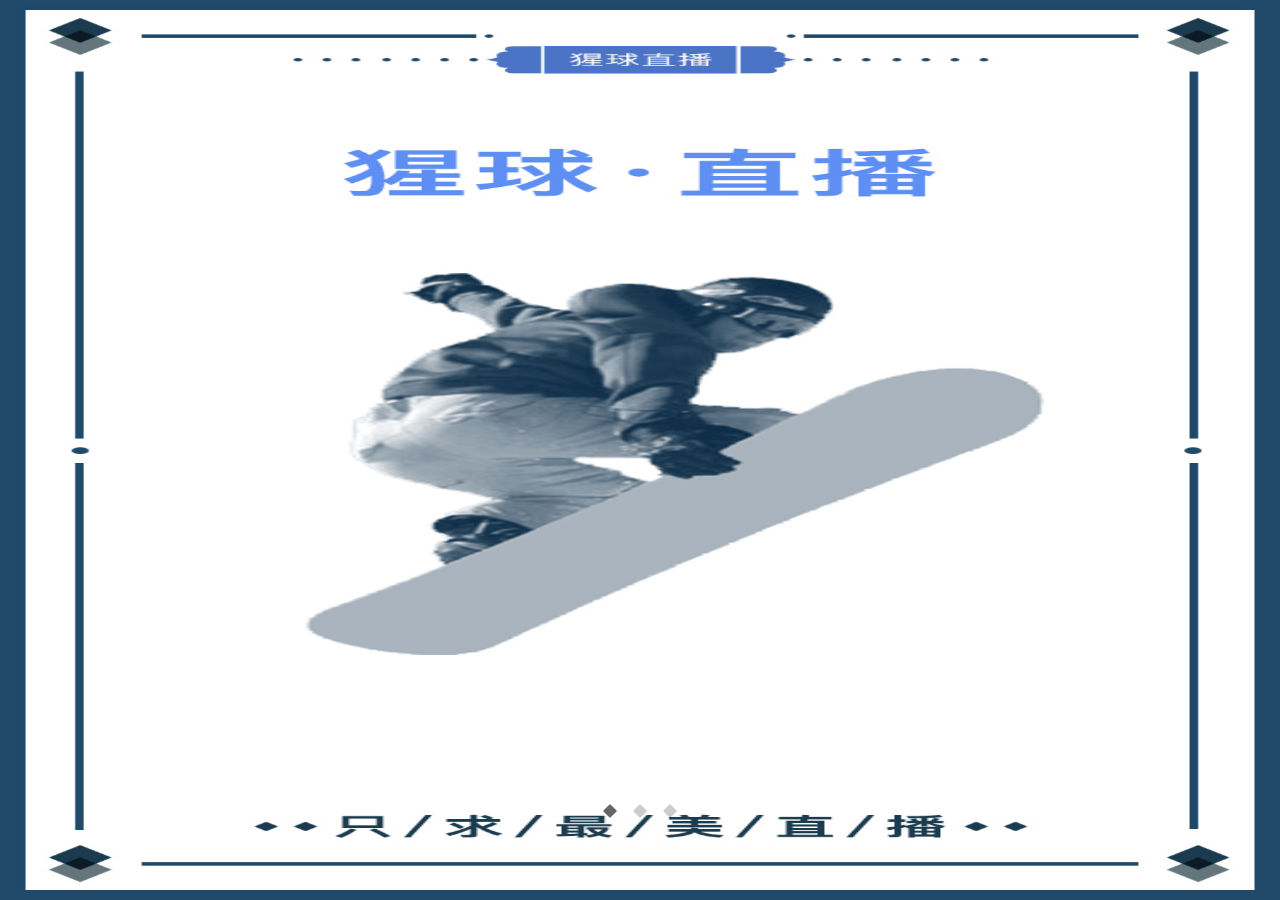
<file: index.html>
<!DOCTYPE html>
<html lang="en">
<head>
    <meta charset="UTF-8">
    <meta name="viewport"
          content="width=device-width, user-scalable=no, initial-scale=1.0, maximum-scale=1.0, minimum-scale=1.0">
    <meta http-equiv="X-UA-Compatible" content="ie=edge">
    <script src="js/rem.js"></script>
    <link rel="stylesheet" href="css/swiper.css">
    <link rel="stylesheet" href="css/show.css">
</head>
<body>
	<div class="swiper-container index-ban">
    <div class="swiper-wrapper">
        <div class="swiper-slide">
        	<img src="img/1.jpg" alt="">
        </div>
        <div class="swiper-slide">
        	<img src="img/2.jpg" alt="">
        </div>
        <div class="swiper-slide">
        	<a href="main.html" class="mask"></a>
        	<img src="img/3.jpg" alt="">
        </div>
        
    </div>
    <!-- 如果需要分页器 -->
    <div class="swiper-pagination"></div>
    
   
</div>
</body>
<script src="js/swiper.min.js"></script>
<script>
var swiper = new Swiper('.index-ban', {
    pagination: '.swiper-pagination',
    paginationClickable: true
});
</script>
</html>
</file>
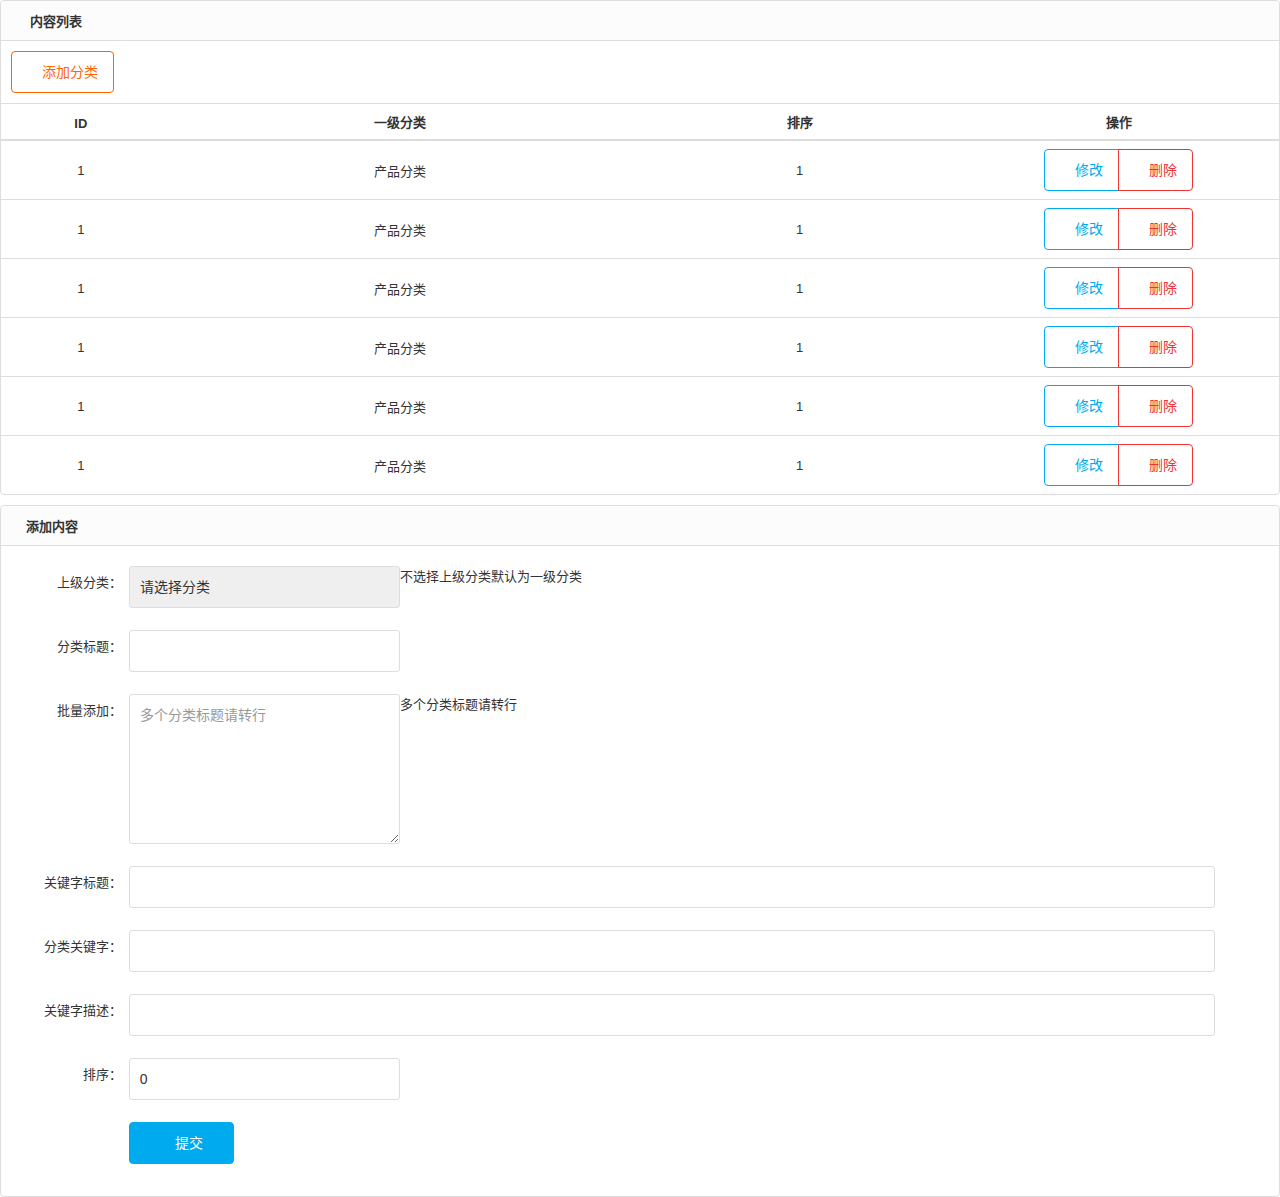
<file: admin/cate.html>
<!DOCTYPE html>
<html lang="zh-cn">
<head>
<meta http-equiv="Content-Type" content="text/html; charset=utf-8" />
<meta http-equiv="X-UA-Compatible" content="IE=edge">
<meta name="viewport" content="width=device-width, initial-scale=1.0, maximum-scale=1.0, user-scalable=no" />
<meta name="renderer" content="webkit">
<title></title>
<link rel="stylesheet" href="css/pintuer.css">
<link rel="stylesheet" href="css/admin.css">
<script src="js/jquery.js"></script>
<script src="js/pintuer.js"></script>
</head>
<body>
<div class="panel admin-panel">
  <div class="panel-head"><strong class="icon-reorder"> 内容列表</strong></div>
  <div class="padding border-bottom">
    <button type="button" class="button border-yellow" onclick="window.location.href='#add'"><span class="icon-plus-square-o"></span> 添加分类</button>
  </div>
  <table class="table table-hover text-center">
    <tr>
      <th width="5%">ID</th>
      <th width="15%">一级分类</th>
      <th width="10%">排序</th>
      <th width="10%">操作</th>
    </tr>
    <tr>
      <td>1</td>
      <td>产品分类</td>
      <td>1</td>
      <td><div class="button-group"> <a class="button border-main" href="cateedit.html"><span class="icon-edit"></span> 修改</a> <a class="button border-red" href="javascript:void(0)" onclick="return del(1,2)"><span class="icon-trash-o"></span> 删除</a> </div></td>
    </tr>
    <tr>
      <td>1</td>
      <td>产品分类</td>
      <td>1</td>
      <td><div class="button-group"> <a class="button border-main" href="cateedit.html"><span class="icon-edit"></span> 修改</a> <a class="button border-red" href="javascript:void(0)" onclick="return del(1,2)"><span class="icon-trash-o"></span> 删除</a> </div></td>
    </tr>
    <tr>
      <td>1</td>
      <td>产品分类</td>
      <td>1</td>
      <td><div class="button-group"> <a class="button border-main" href="cateedit.html"><span class="icon-edit"></span> 修改</a> <a class="button border-red" href="javascript:void(0)" onclick="return del(1,2)"><span class="icon-trash-o"></span> 删除</a> </div></td>
    </tr>
    <tr>
      <td>1</td>
      <td>产品分类</td>
      <td>1</td>
      <td><div class="button-group"> <a class="button border-main" href="cateedit.html"><span class="icon-edit"></span> 修改</a> <a class="button border-red" href="javascript:void(0)" onclick="return del(1,2)"><span class="icon-trash-o"></span> 删除</a> </div></td>
    </tr>
    <tr>
      <td>1</td>
      <td>产品分类</td>
      <td>1</td>
      <td><div class="button-group"> <a class="button border-main" href="cateedit.html"><span class="icon-edit"></span> 修改</a> <a class="button border-red" href="javascript:void(0)" onclick="return del(1,2)"><span class="icon-trash-o"></span> 删除</a> </div></td>
    </tr>
    <tr>
      <td>1</td>
      <td>产品分类</td>
      <td>1</td>
      <td><div class="button-group"> <a class="button border-main" href="cateedit.html"><span class="icon-edit"></span> 修改</a> <a class="button border-red" href="javascript:void(0)" onclick="return del(1,2)"><span class="icon-trash-o"></span> 删除</a> </div></td>
    </tr>
  </table>
</div>
<script type="text/javascript">
function del(id,mid){
	if(confirm("您确定要删除吗?")){			
		
	}
}
</script>
<div class="panel admin-panel margin-top">
  <div class="panel-head" id="add"><strong><span class="icon-pencil-square-o"></span>添加内容</strong></div>
  <div class="body-content">
    <form method="post" class="form-x" action="">
      <div class="form-group">
        <div class="label">
          <label>上级分类：</label>
        </div>
        <div class="field">
          <select name="pid" class="input w50">
            <option value="">请选择分类</option>
            <option value="">产品分类</option>
            <option value="">产品分类</option>
            <option value="">产品分类</option>
            <option value="">产品分类</option>
          </select>
          <div class="tips">不选择上级分类默认为一级分类</div>
        </div>
      </div>
      <div class="form-group">
        <div class="label">
          <label>分类标题：</label>
        </div>
        <div class="field">
          <input type="text" class="input w50" name="title" />
          <div class="tips"></div>
        </div>
      </div>
      <div class="form-group">
        <div class="label">
          <label>批量添加：</label>
        </div>
        <div class="field">
          <textarea type="text" class="input w50" name="tits" style="height:150px;" placeholder="多个分类标题请转行"></textarea>
          <div class="tips">多个分类标题请转行</div>
        </div>
      </div>
      <div class="form-group">
        <div class="label">
          <label>关键字标题：</label>
        </div>
        <div class="field">
          <input type="text" class="input" name="s_title" />
        </div>
      </div>
      <div class="form-group">
        <div class="label">
          <label>分类关键字：</label>
        </div>
        <div class="field">
          <input type="text" class="input" name="s_keywords" />
        </div>
      </div>
      <div class="form-group">
        <div class="label">
          <label>关键字描述：</label>
        </div>
        <div class="field">
          <input type="text" class="input" name="s_desc"/>
        </div>
      </div>
      <div class="form-group">
        <div class="label">
          <label>排序：</label>
        </div>
        <div class="field">
          <input type="text" class="input w50" name="sort" value="0"  data-validate="number:排序必须为数字" />
          <div class="tips"></div>
        </div>
      </div>
      <div class="form-group">
        <div class="label">
          <label></label>
        </div>
        <div class="field">
          <button class="button bg-main icon-check-square-o" type="submit"> 提交</button>
        </div>
      </div>
    </form>
  </div>
</div>
</body>
</html>
</file>
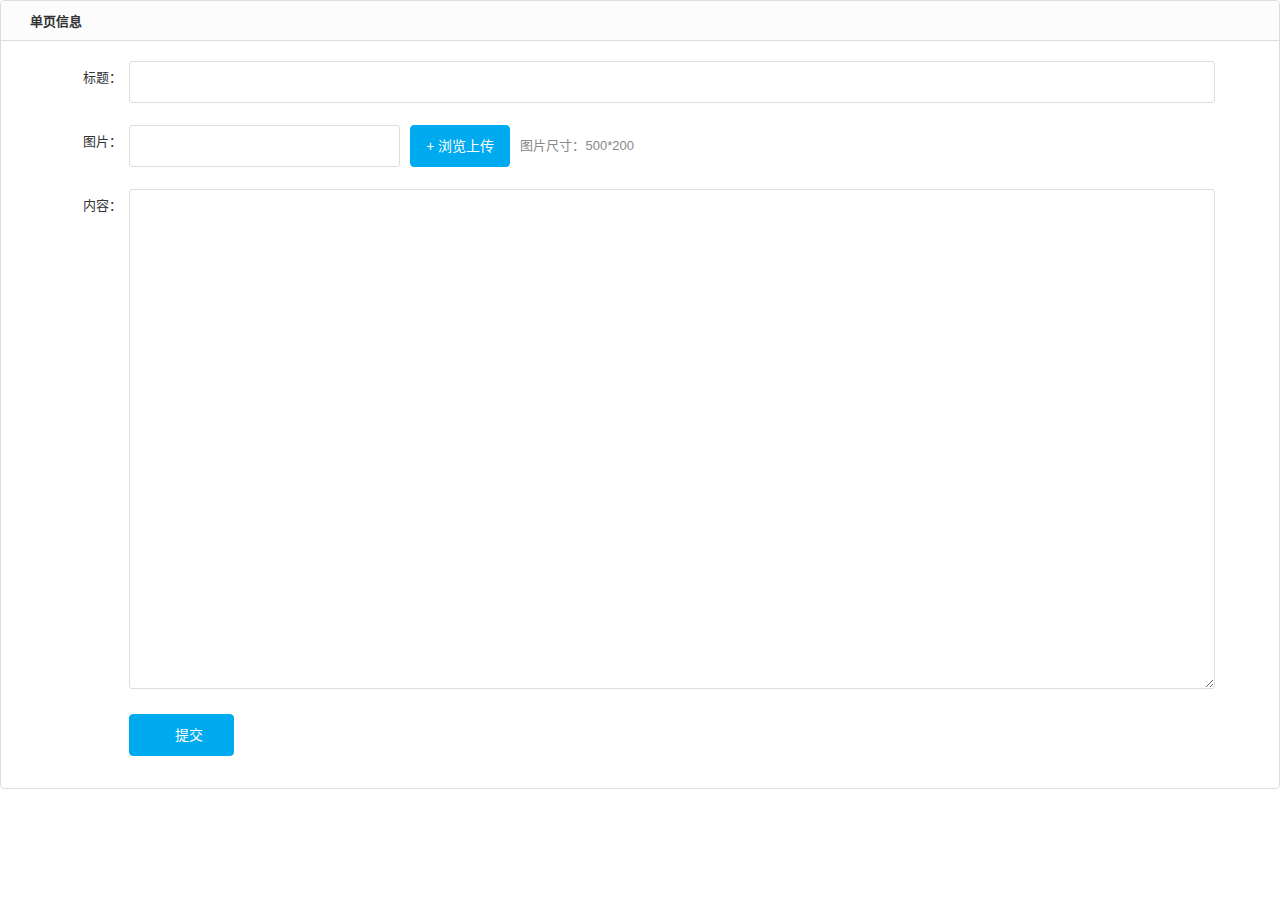
<file: admin/page.html>
<!DOCTYPE html>
<html lang="zh-cn">
<head>
<meta http-equiv="Content-Type" content="text/html; charset=utf-8" />
<meta http-equiv="X-UA-Compatible" content="IE=edge">
<meta name="viewport" content="width=device-width, initial-scale=1.0, maximum-scale=1.0, user-scalable=no" />
<meta name="renderer" content="webkit">
<title></title>
<link rel="stylesheet" href="css/pintuer.css">
<link rel="stylesheet" href="css/admin.css">
<script src="js/jquery.js"></script>
<script src="js/pintuer.js"></script>
</head>
<body>
<div class="panel admin-panel">
  <div class="panel-head"><strong><span class="icon-pencil-square-o"></span> 单页信息</strong></div>
  <div class="body-content">
    <form method="post" class="form-x" action="">      
      <div class="form-group">
        <div class="label">
          <label>标题：</label>
        </div>
        <div class="field">
          <input type="text" class="input" name="title" value="" />
          <div class="tips"></div>
        </div>
      </div>
      <div class="form-group">
        <div class="label">
          <label>图片：</label>
        </div>
        <div class="field">
          <input type="text" id="url1" name="img" class="input tips" style="width:25%; float:left;"  value=""  data-toggle="hover" data-place="right" data-image="" />
          <input type="button" class="button bg-blue margin-left" id="image1" value="+ 浏览上传"  style="float:left;">
          <div class="tipss">图片尺寸：500*200</div>
        </div>
      </div>
      <div class="form-group">
        <div class="label">
          <label>内容：</label>
        </div>
        <div class="field">
          <textarea name="content"></textarea>
          <div class="tips"></div>
        </div>
      </div>
      <div class="form-group">
        <div class="label">
          <label></label>
        </div>
        <div class="field">
          <button class="button bg-main icon-check-square-o" type="submit"> 提交</button>
        </div>
      </div>
    </form>
  </div>
</div>
</body></html>
</file>
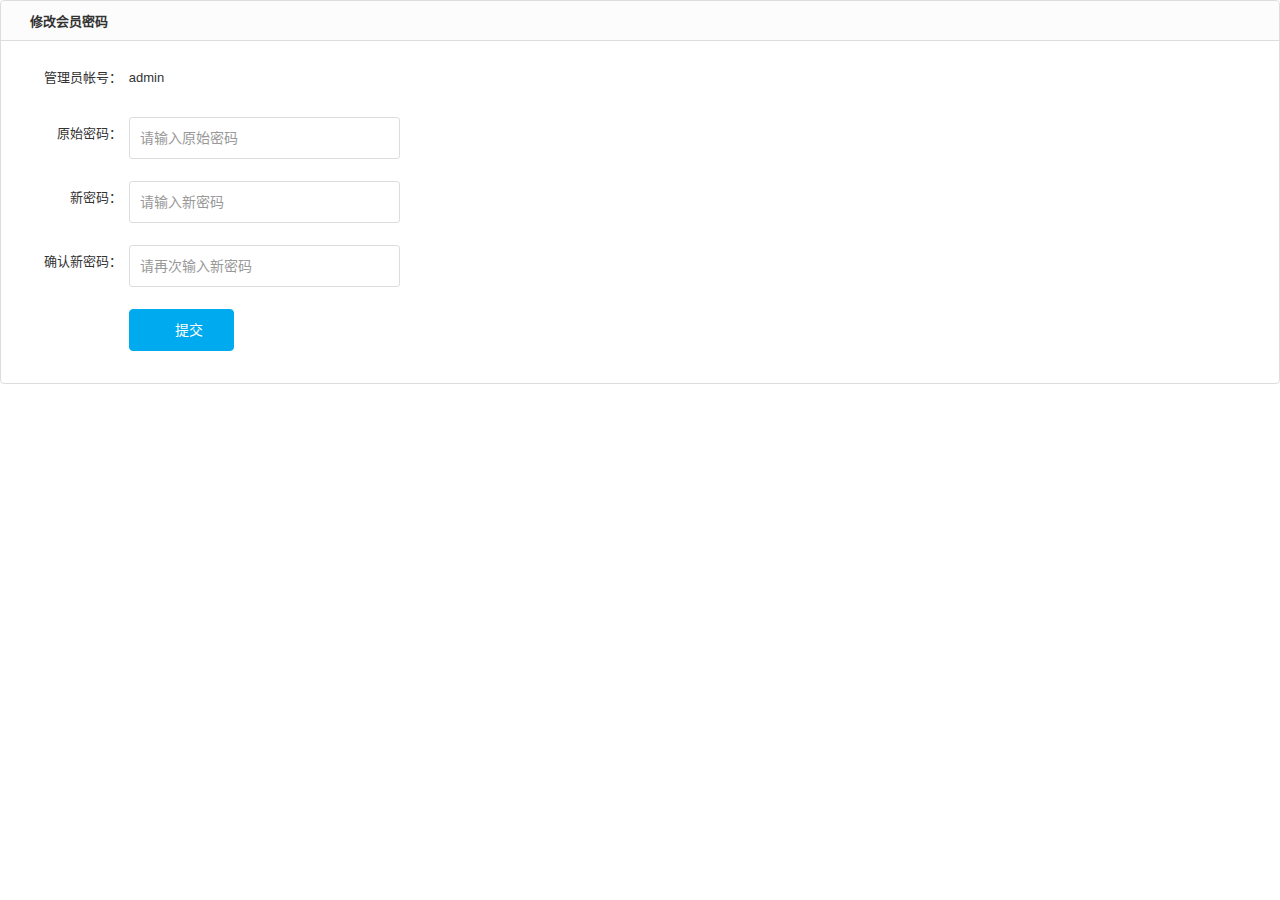
<file: admin/pass.html>
<!DOCTYPE html>
<html lang="zh-cn">
<head>
<meta http-equiv="Content-Type" content="text/html; charset=utf-8" />
<meta http-equiv="X-UA-Compatible" content="IE=edge">
<meta name="viewport" content="width=device-width, initial-scale=1.0, maximum-scale=1.0, user-scalable=no" />
<meta name="renderer" content="webkit">
<title></title>
<link rel="stylesheet" href="css/pintuer.css">
<link rel="stylesheet" href="css/admin.css">
<script src="js/jquery.js"></script>
<script src="js/pintuer.js"></script>
</head>
<body>
<div class="panel admin-panel">
  <div class="panel-head"><strong><span class="icon-key"></span> 修改会员密码</strong></div>
  <div class="body-content">
    <form method="post" class="form-x" action="">
      <div class="form-group">
        <div class="label">
          <label for="sitename">管理员帐号：</label>
        </div>
        <div class="field">
          <label style="line-height:33px;">
           admin
          </label>
        </div>
      </div>      
      <div class="form-group">
        <div class="label">
          <label for="sitename">原始密码：</label>
        </div>
        <div class="field">
          <input type="password" class="input w50" id="mpass" name="mpass" size="50" placeholder="请输入原始密码" data-validate="required:请输入原始密码" />       
        </div>
      </div>      
      <div class="form-group">
        <div class="label">
          <label for="sitename">新密码：</label>
        </div>
        <div class="field">
          <input type="password" class="input w50" name="newpass" size="50" placeholder="请输入新密码" data-validate="required:请输入新密码,length#>=5:新密码不能小于5位" />         
        </div>
      </div>
      <div class="form-group">
        <div class="label">
          <label for="sitename">确认新密码：</label>
        </div>
        <div class="field">
          <input type="password" class="input w50" name="renewpass" size="50" placeholder="请再次输入新密码" data-validate="required:请再次输入新密码,repeat#newpass:两次输入的密码不一致" />          
        </div>
      </div>
      
      <div class="form-group">
        <div class="label">
          <label></label>
        </div>
        <div class="field">
          <button class="button bg-main icon-check-square-o" type="submit"> 提交</button>   
        </div>
      </div>      
    </form>
  </div>
</div>
</body></html>
</file>
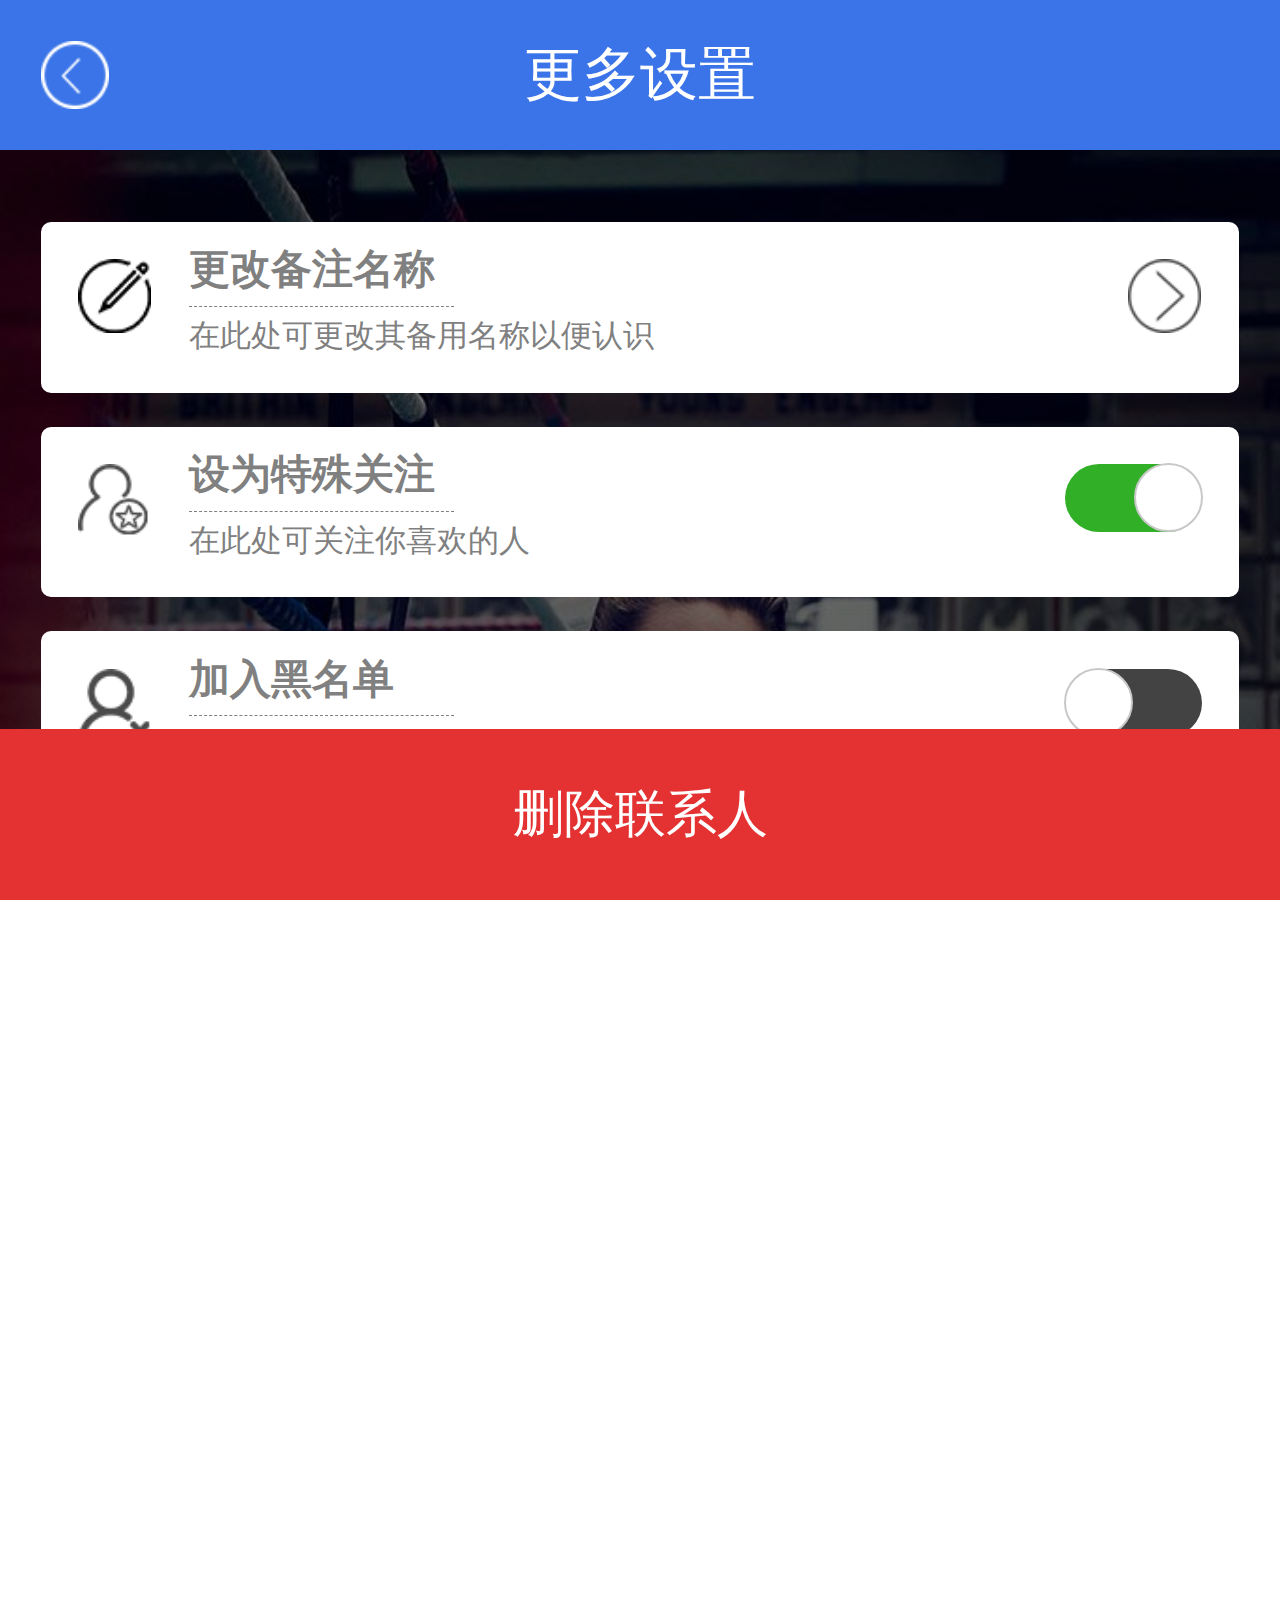
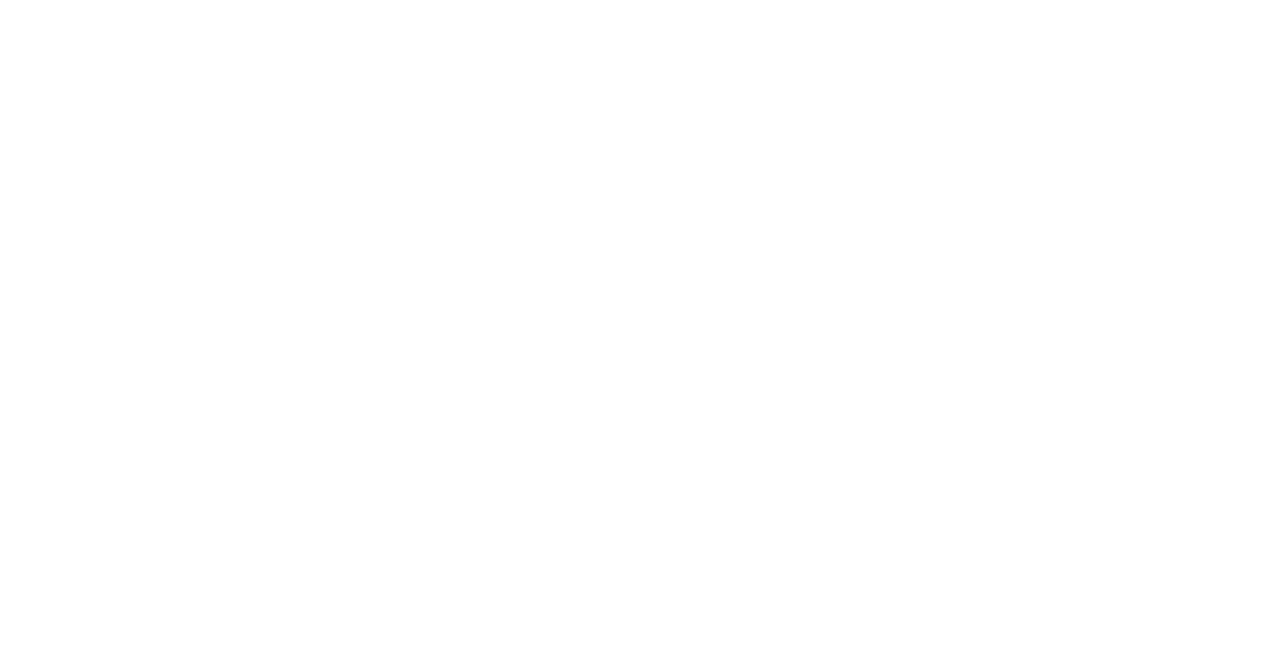
<file: tql/fri-a-1.html>
<!DOCTYPE html>
<html lang="en">
    <head>
        
       		<meta charset="UTF-8">
			<meta name="x5-orientation" content="portrait | landscape" />
			<meta name="screen-orientation" content="portrait">
			<meta name="x5-fullscreen" content="true" />
			<meta name="full-screen" content="yes">
			<meta name="format-detection" content="telephone=no, email=no" /><meta name="viewport" content="width=device-width,initial-scale=1.0,maximum-sacle=1.0,user-scalable=0">
			<link rel="stylesheet" href="../css/fri-a-1.css">	
			<script src="../js/rem.js"></script>

    </head>
    <body>
    <!-- 更多设置界面 -->
    	<div class="fri-a-top">
    		<div class="con">
    			<a href="fri-c.html"></a>
    			<h3>更多设置</h3>
    			<a href=""></a>
    		</div>
    	</div>
        <div class="fri-a-zhong">
           <div class="hei">
               <div class="con">
                    <div>
                        <div class="left"></div>
                        <div class="zhong">
                              <h3>更改备注名称</h3>
                              <h2>在此处可更改其备用名称以便认识</h2>
                        </div>
                        <a class="right"></a>
                    </div>
                   <div>
                        <div class="left"></div>
                        <div class="zhong">
                            <h3>设为特殊关注</h3>
                        <h2>在此处可关注你喜欢的人</h2>
                        </div>
                         <div class="right r2"><div class="fu fu2"></div>
                         </div>
                         
                   </div>
                   <div>
                        <div class="left"></div>
                        <div class="zhong"> <h3>加入黑名单</h3>
                        <h2>在此处可拉黑你不喜欢的人</h2>
                        </div>
                         <div class="right r1"><div class="fu fu1"></div>
                         </div>
                      
                   </div>
                   <script>
                   	var  r1=document.querySelector('.r1')
                   	var  r2=document.querySelector('.r2')
                   	var  f1=document.querySelector('.fu1')
                   	var  f2=document.querySelector('.fu2')
                   	var flag=true;
                 r2.addEventListener('touchstart',function(){
                 	if(flag){
                 	f2.style.right=".4rem"
                 	flag=false;
                 	r2.style.background="#434343"
                 	}else{
                 	f2.style.right="-1px"
          			r2.style.background="#31AF27"
                 	flag=true;
                 	}
                 		
                 })
                 var ff=true;
                 r1.addEventListener('touchstart',function(){
                 	if(ff){
                 	f1.style.left=".4rem"
          			r1.style.background="#31AF27"
                 	ff=false;
                 	}else{
                 	f1.style.left="-1px"
                 	r1.style.background="#434343"
                 	ff=true;
                 	}
                 		
                 })
                   </script>
               </div>
           </div>
          <div class="bottom">
          <a href="fri-c.html">
            <span>删除联系人</span>
          </a>
          </div>
        </div>
    	
        <!-- 更多设置界面结束 -->
    	
    </body>
</html>
</file>
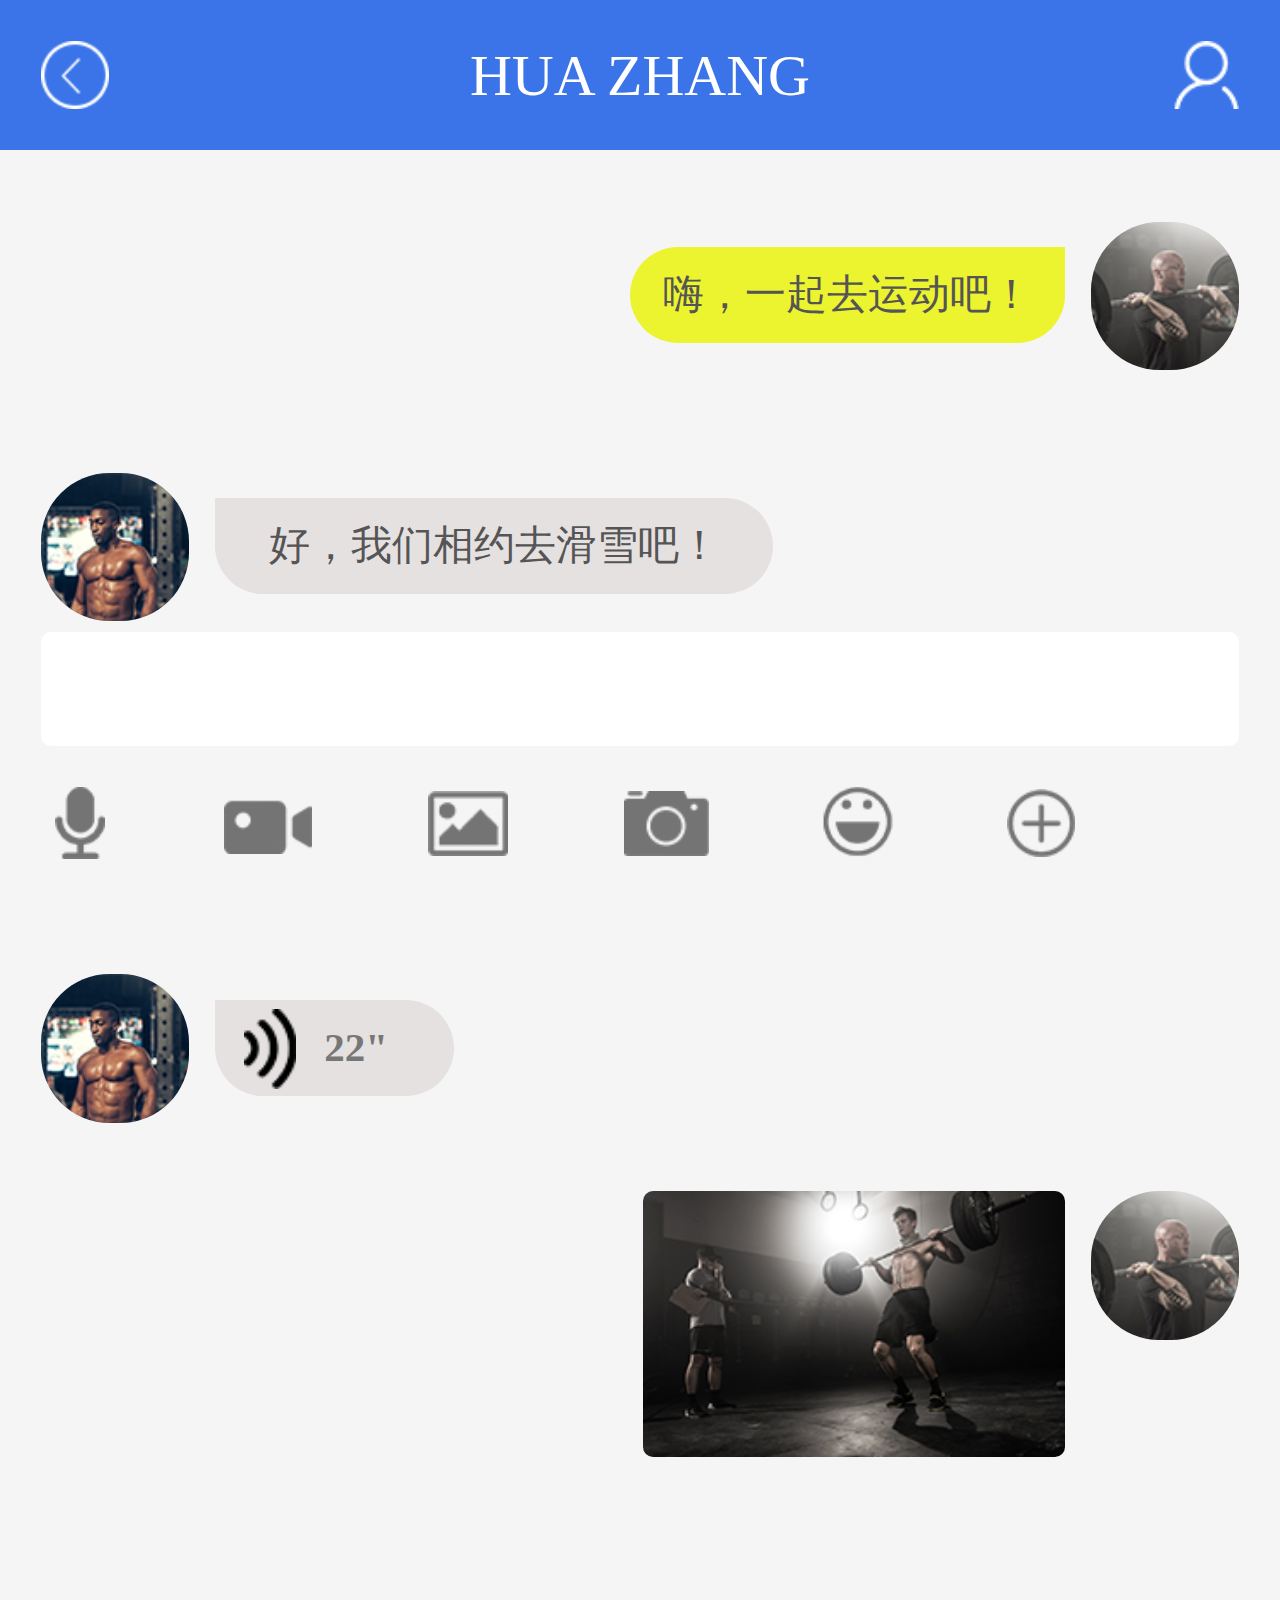
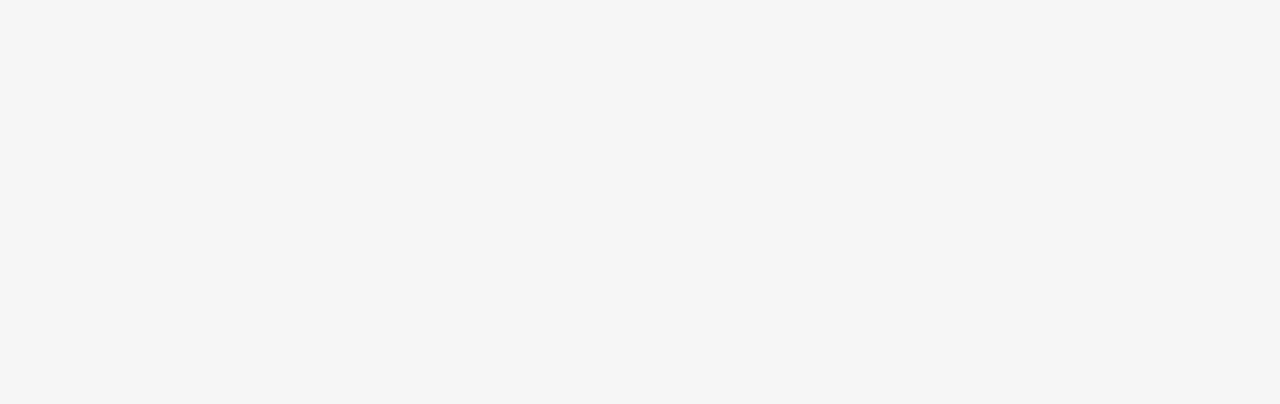
<file: tql/fri-a.html>
<!DOCTYPE html>
<html lang="en">
    <head>
        
       		<meta charset="UTF-8">
			<meta name="x5-orientation" content="portrait | landscape" />
			<meta name="screen-orientation" content="portrait">
			<meta name="x5-fullscreen" content="true" />
			<meta name="full-screen" content="yes">
			<meta name="format-detection" content="telephone=no, email=no" /><meta name="viewport" content="width=device-width,initial-scale=1.0,maximum-sacle=1.0,user-scalable=0">
			<link rel="stylesheet" href="../css/fri-a.css">	
			<script src="../js/rem.js"></script>

    </head>
    <body>
    <!-- 聊天界面开始 -->
    	<div class="fri-a-top">
    		<div class="con">
    			<a href="fri-b.html"></a>
    			<h3>HUA ZHANG</h3>
    			<a href="fri-c.html"></a>
    		</div>
    	</div>
    	<div class="fri-a-zhong">
    		<div class="fri-a-con">
    		<ul>
    			<li>
    				<div class="left">
    					
    				</div>
    				<div class="right">
    					嗨，一起去运动吧！
    				</div>
    				
    			</li>
    			<li>
    				<div class="left">
    					
    				</div>
    				<div class="right">
    					好，我们相约去滑雪吧！
    				</div>
    				
    			</li>
    			<li>
    				<div class="left">
    					
    				</div>
    				<div class="right">
    					<p>OK！把鲁什和杰克也找上一起吧，人多热闹！</p>
    				</div>
    				
    			</li>
    			<li>
    				<div class="left">
    					
    				</div>
    				<div class="right">
    					<div class="tu">
    						
    					</div>
    					<h3>22"</h3>
    				</div>
    				
    			</li>
    			<li>
    				<div class="left">
    					
    				</div>
    				<div class="right">
    					
    				</div>
    			</li>
    		</ul>
    		</div>
    	</div>

    	<div class="fri-a-bottom">
    		<form action="">
    			<input type="text" size="40" maxlength="40">
    		</form>
    		<div class="button">
    			<div></div>
    			<div></div>
    			<div></div>
    			<div></div>
    			<div></div>
    			<div></div>
    		</div>
    	</div>
        <!-- 聊天界面结束 -->
    </body>
</html>
</file>
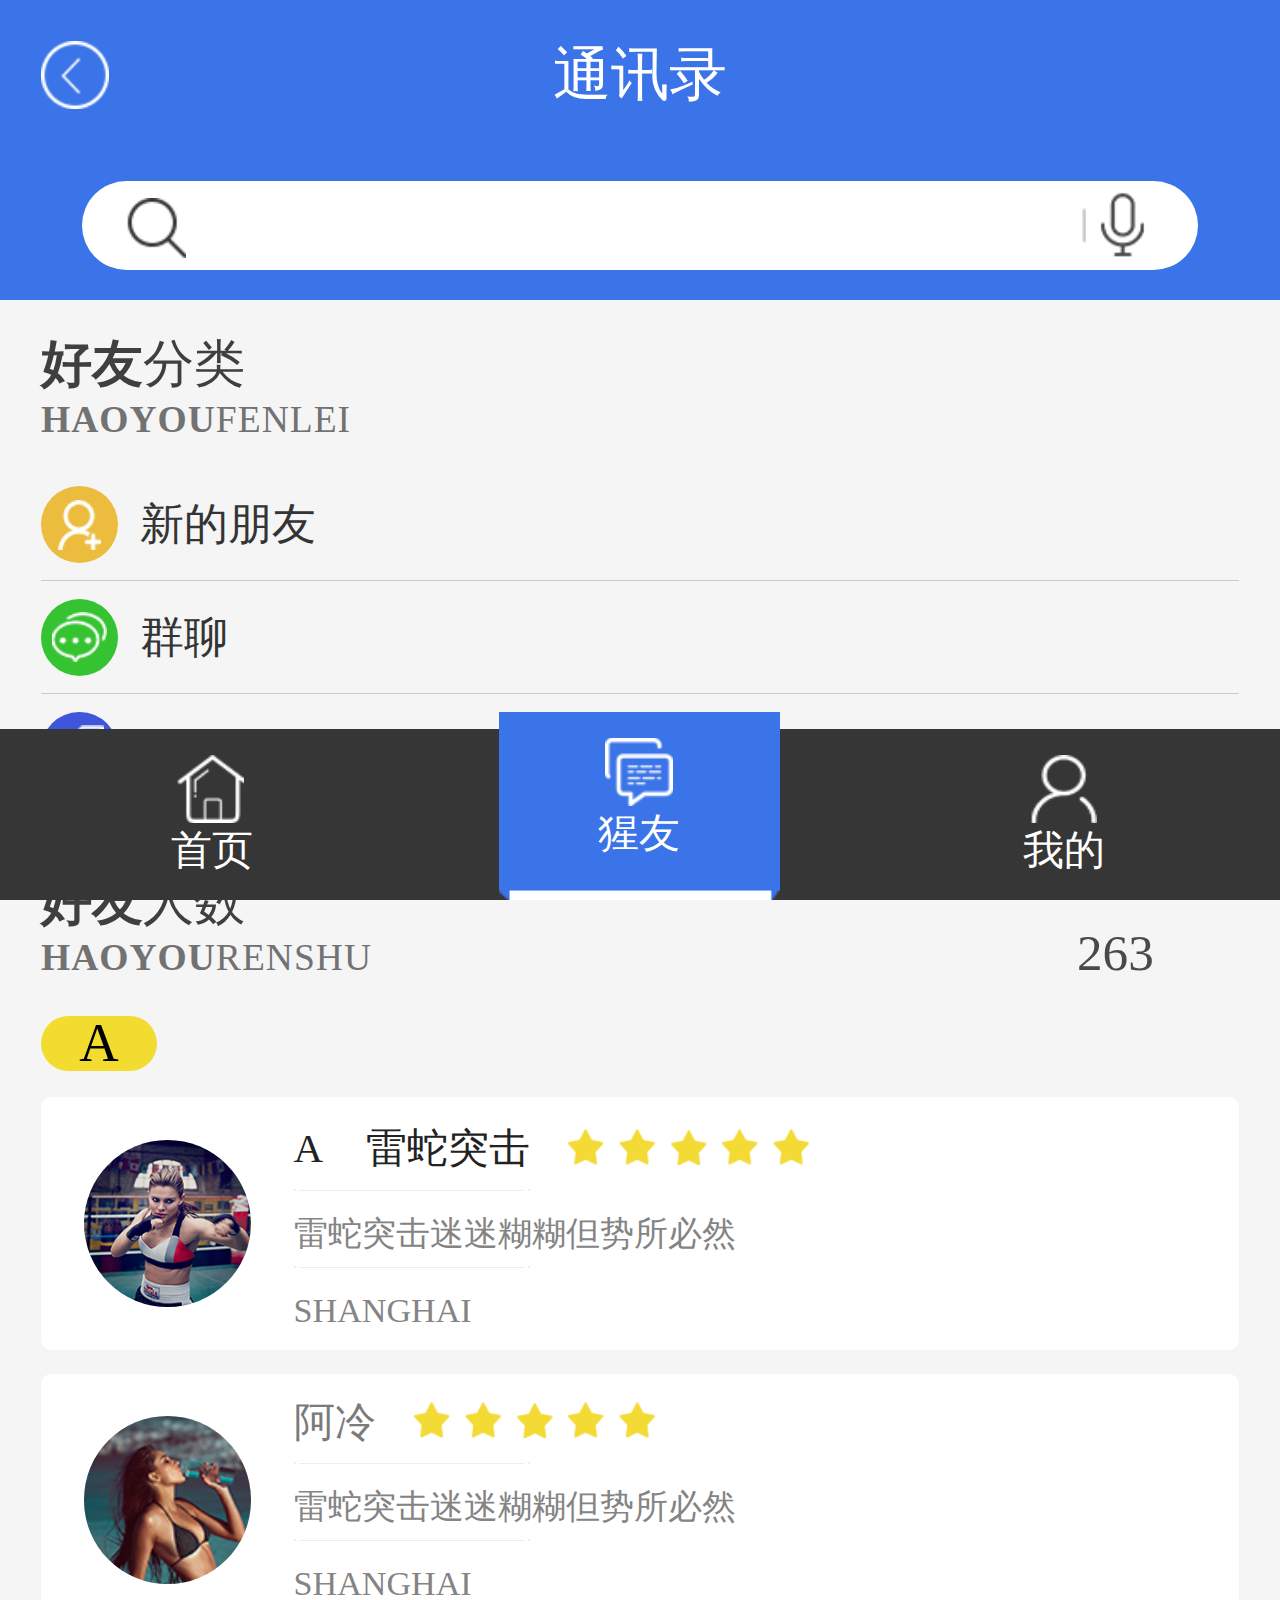
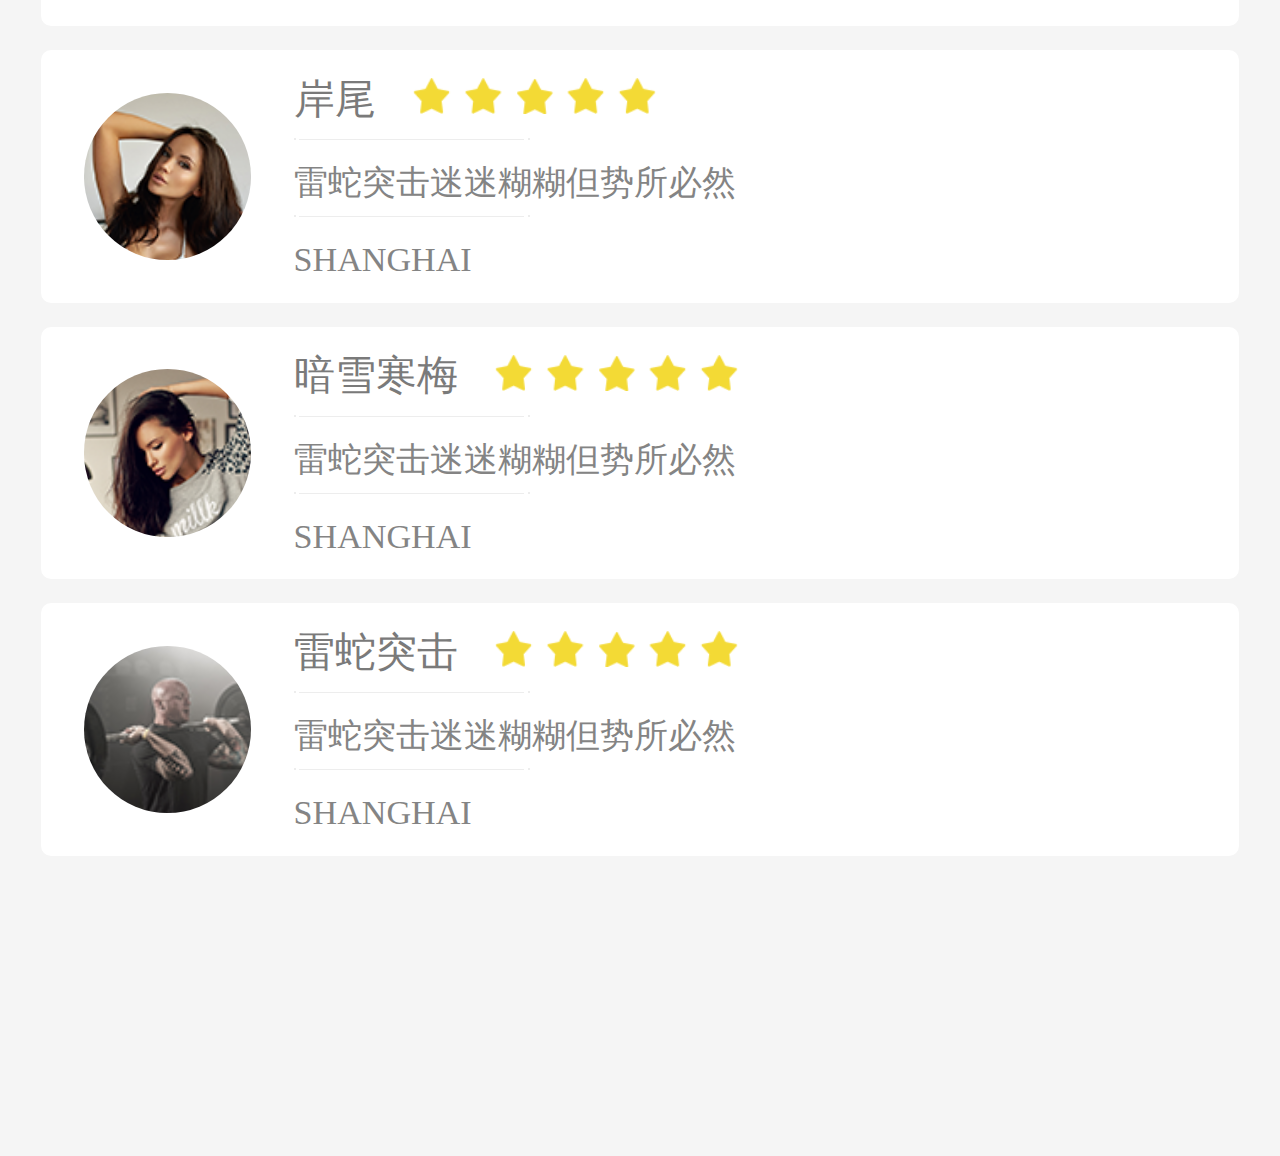
<file: tql/fri-b.html>
<!DOCTYPE html>
<html lang="en">
    <head>
        <meta charset="utf-8">
        <meta charset="utf-8">
        <meta name="x5-orientation" content="portrait | landscape" />
		<meta name="format-detection" content="telephone=no, email=no" />
		<meta name="screen-orientation" content="portrait">
		<meta name="x5-fullscreen" content="true" />
		<meta name="full-screen" content="yes">
		<meta name="viewport" content="width=device-width, initial-scale=1">
		<script src="../js/rem.js"></script>
		<link rel="stylesheet" href="../css/fri-b.css">
    </head>
    <body>
    <!-- 头开始 -->
    	<div class="head-fri-b">
    		<div class="top">
    			<div class="box">
    				<div class="left">
    					<a href="../main.html">
    						<img src="../img/sd_03.png" alt="" height="100%">
    					</a>
    				</div>
    				通讯录
    			</div>
    		</div>

    		<div class="btm">
    			<div class="box">
    				<div class="left">
    					<img src="../img/fri-ass_03.png" alt="" width="100%" >
    				</div>
    				<form action="">
    					<input type="text" class="text">
    				</form>
					<div class="right">
						<img src="../img/fghjkl.png" alt="" height="100%">
					</div>
    			</div>
			</div>
    	</div>
    <div class="fri-b-liubai"></div>
	<!-- 头结束 -->
	<!-- 好友列表开始 -->
	<!-- 好友开始 -->
    	<div class="fri-b-haoyou">
    		<span class="t">好友</span>分类<br>
    		<span class="z"><span class="t">HAOYOU</span>FENLEI</span>
    	</div>
	<!-- 好友结束 -->

	<!-- 列表开始 -->
    	<div class="fri-b-liebiao">
    		<div class="lb">
    			<div class="left">
    				<img src="../img/sx1_74.png" alt="" height="65%">
    			</div>
    			新的朋友
    		</div>
			<div class="lb">
    			<div class="left">
    				<img src="../img/sx1_91.png" alt="" height="65%">
    			</div>
    			群聊
    		</div>
			<div class="lb">
    			<div class="left">
    				<img src="../img/sx1_105.png" alt="" height="65%">
    			</div>
    			标签
    		</div>
    	</div>
    <!--             -->
     <!-- 好友人数开始 -->
    	<div class="fri-b-haoyou fri-b-renshu">
    		<span class="t">好友</span>人数<br>
    		<span class="z"><span class="t">HAOYOU</span>RENSHU</span>
    		<div class="shu">263</div>
    	</div>
    	<div class="fri-b-zimu">A</div>
     <!-- 好友人数结束 -->	
    <!-- 列表开始 -->
    	<div class="fri-b-hylb">
    		<a href="fri-a.html">
    			<div class="lb">
    				<div class="left">
    					<div class="yuan"></div>
    				</div>
    				<div class="right">
    					<div class="box cd">
    						<div class="">A</div>
    						<div class="bx">雷蛇突击</div>
    						<div class="x">
    							<img src="../img/gr_06.png" alt="" height="70%">
    						</div>
    					</div>
    					<div class="xian">
    						<div></div>
    					 	<div class="d"></div> 
    					 	<div></div> 
    					</div> 
    					<div class="box lls">
    						<div class="bx">雷蛇突击迷迷糊糊但势所必然</div>
    					</div>
    					<div class="xian">
    						<div></div>
    					 	<div class="d"></div> 
    						<div></div> 
    					</div>
    					<div class="box lls">
    						<div class="bx">SHANGHAI</div>
    					</div>
    				</div>
    			</div>
    		</a>
    		<a href="fri-a.html">
    			<div class="lb">
    				<div class="left">
    					<div class="yuan"></div>
    				</div>
    				<div class="right">
    					<div class="box lls">
    						<div class="bx xc">阿冷</div>
    						<div class="x">
    							<img src="../img/gr_06.png" alt="" height="70%">
    						</div>
    					</div>
    					<div class="xian">
    						<div></div>
    					 	<div class="d"></div> 
    					 	<div></div> 
    					</div> 
    					<div class="box lls">
    						<div class="bx">雷蛇突击迷迷糊糊但势所必然</div>
    					</div>
    					<div class="xian">
    						<div></div>
    					 	<div class="d"></div> 
    					 	<div></div> 
    					</div>
    					<div class="box lls">
    						<div class="bx">SHANGHAI</div>	
    					</div>	
    				</div>
    			</div>
    		</a>
    		<a href="fri-a.html">
    			<div class="lb">
    				<div class="left">
    					<div class="yuan"></div>
    				</div>
    				<div class="right">
    					<div class="box lls">
    						<div class="bx xc">岸尾</div>
    						<div class="x">
    							<img src="../img/gr_06.png" alt="" height="70%">
    						</div>
    					</div>
    					<div class="xian">
    						<div></div>
    					 	<div class="d"></div> 
    					 	<div></div> 
    					</div> 
    					<div class="box lls">
    						<div class="bx">雷蛇突击迷迷糊糊但势所必然</div>
    					</div>
    					<div class="xian">
    						<div></div>
    					 	<div class="d"></div> 
    					 	<div></div> 
    					</div>
    					<div class="box lls">
    						<div class="bx">SHANGHAI</div>	
    					</div>	
    				</div>
    			</div>
    		</a>
			
    		<a href="fri-a.html">
    			<div class="lb">
    			<div class="left">
    				<div class="yuan">
    				</div>
    			</div>
    			<div class="right">
    				<div class="box lls">
    					<div class="bx xc">暗雪寒梅</div>
    					<div class="x">
    						<img src="../img/gr_06.png" alt="" height="70%">
    					</div>
    				</div>
    				<div class="xian">
    					<div></div>
    					 <div class="d"></div> 
    					 <div></div> 
    				</div> 
    				<div class="box lls">
    					<div class="bx">雷蛇突击迷迷糊糊但势所必然</div>
    				</div>
    				<div class="xian">
    					<div></div>
    					 <div class="d"></div> 
    					 <div></div> 
    				</div>
    				<div class="box lls">
    					<div class="bx">SHANGHAI</div>
    					
    				</div>
    				
    			</div>
    		</div>
    		</a>
			<a href="fri-a.html">
				<div class="lb">
    			<div class="left">
    				<div class="yuan">
    				</div>
    			</div>
    			<div class="right">
    				<div class="box lls">
    					<div class="bx xc">雷蛇突击</div>
    					<div class="x">
    						<img src="../img/gr_06.png" alt="" height="70%">
    					</div>
    				</div>
    				<div class="xian">
    					<div></div>
    					 <div class="d"></div> 
    					 <div></div> 
    				</div> 
    				<div class="box lls">
    					<div class="bx">雷蛇突击迷迷糊糊但势所必然</div>
    				</div>
    				<div class="xian">
    					<div></div>
    					 <div class="d"></div> 
    					 <div></div> 
    				</div>
    				<div class="box lls">
    					<div class="bx">SHANGHAI</div>
    					
    				</div>
    				
    			</div>
    		</div>
			</a>
    	</div>
    	<!-- 列表结束 -->
    	<!-- 底部开始 -->
		<div class="fri-b-liubai"></div>

    	<div class="fri-b-foot footer">
		<a href="../main.html">
			<div class="left mm">
				<img src="../img/sy33-1_25 (19).png" alt="" width="100%">
				<span>首页</span>
			</div>
		</a>
		<a href="">
			<div class="mid mm">
				<div class="tu">
					<img src="../img/sy33-1_25 (18).png" alt="" width="100%">
					<span>猩友</span>
				</div>
			</div>
		</a>
		<a href="../register.php">
			<div class="right mm">
				<img src="../img/sy33-1_25 (1).png" alt="" width="100%">
				<span>我的</span>
			</div>
		</a>
	</div>
<!-- 底部结束 -->

    </body>
<script>
var fot=document.querySelector('.footer')
var text=document.querySelectorAll('.text')
for(var j=0;j<text.length;j++){
text[j].addEventListener("focus",function () {           
    fot.style.visibility="hidden";
})
text[j].addEventListener("blur",function () {           
    fot.style.visibility="visible";
})
}
</script>

</html>
</file>
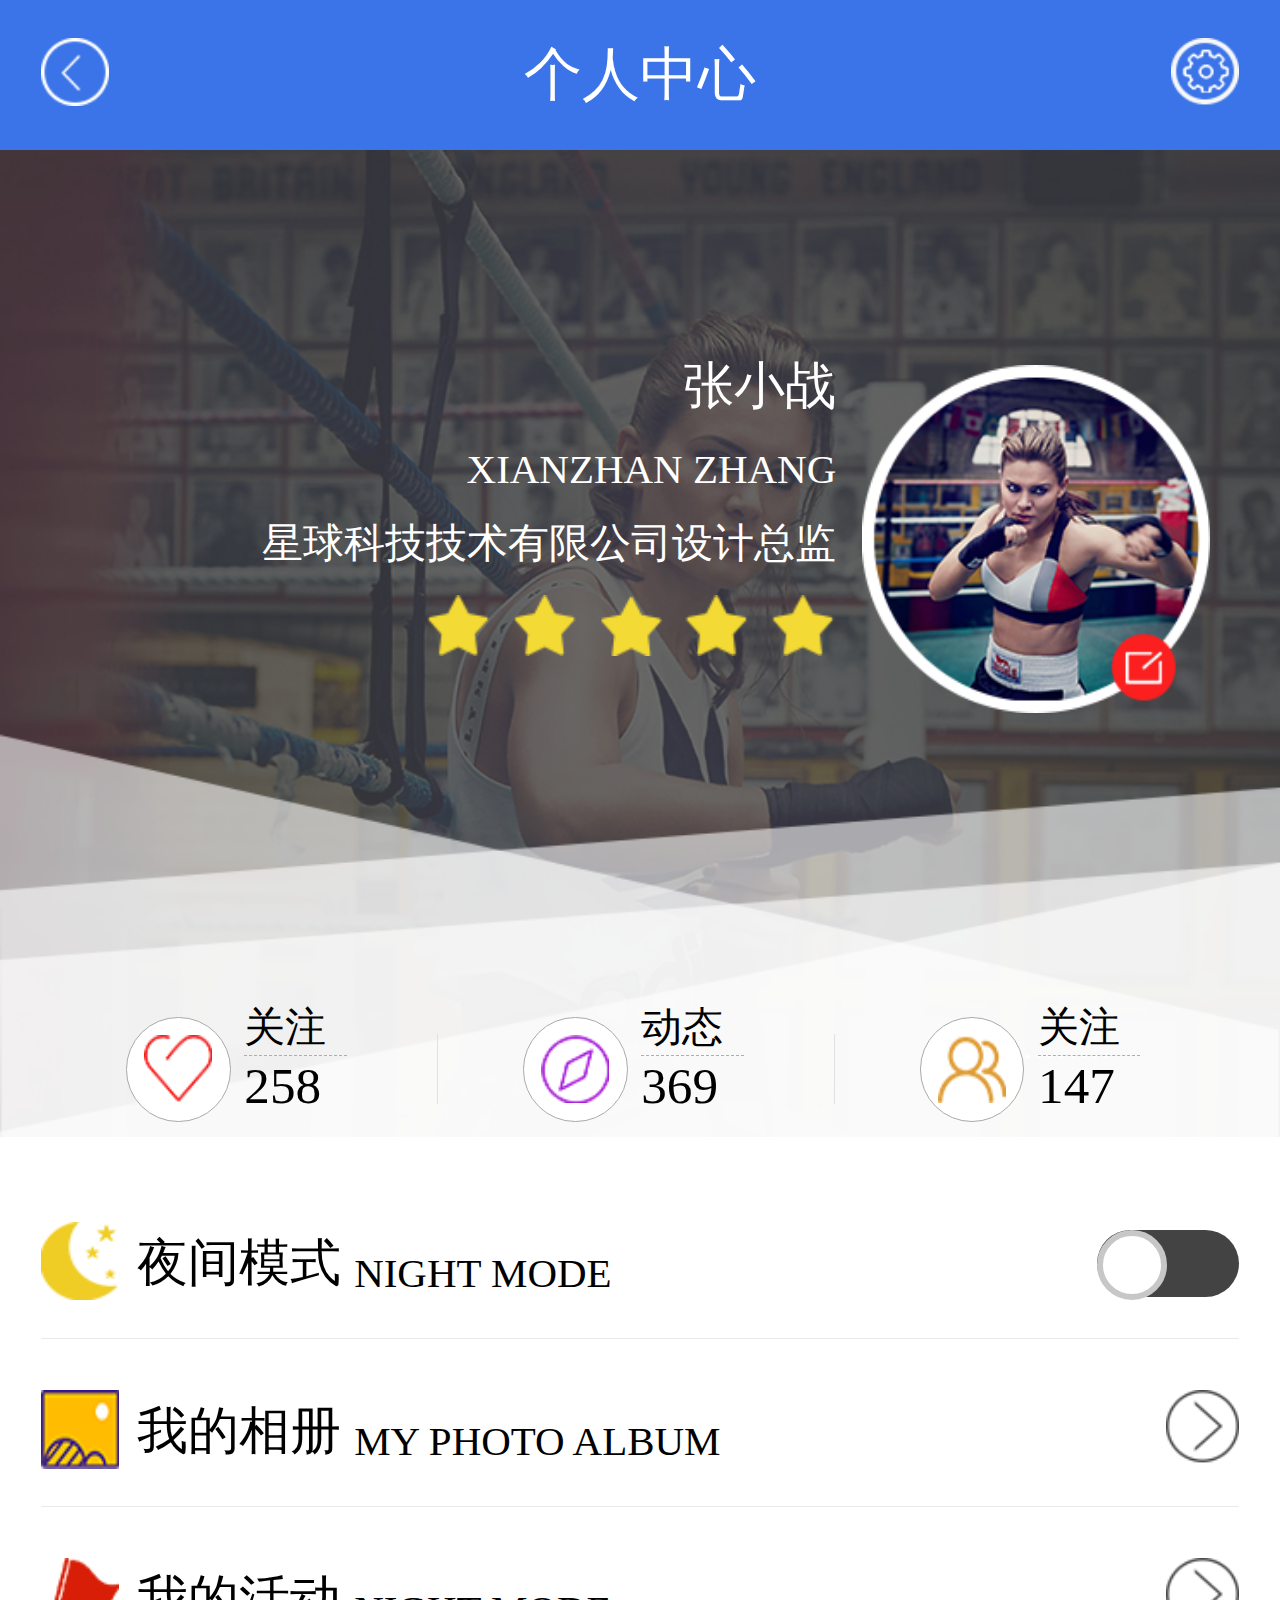
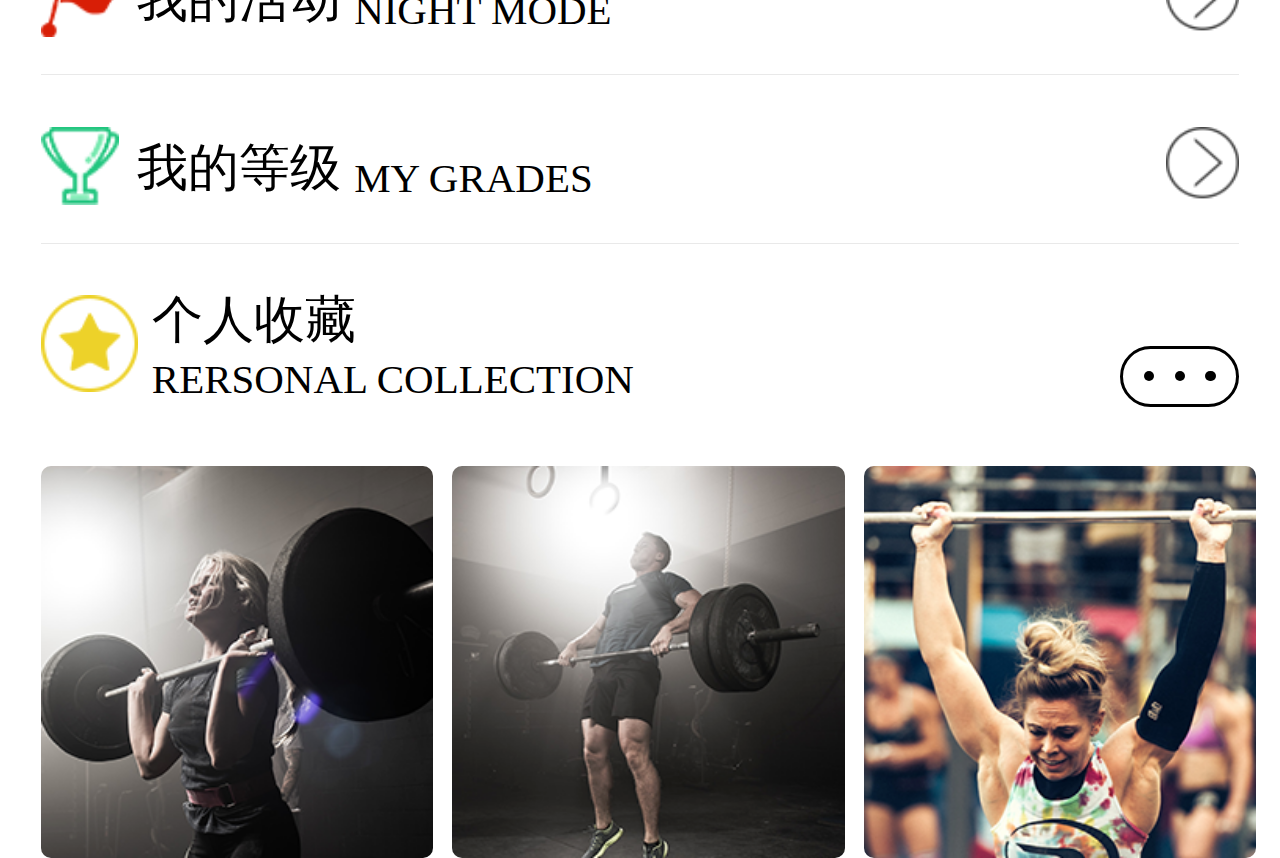
<file: tql/fri-c.html>
<!DOCTYPE html>
<html lang="en">
    <head>
        <meta charset="utf-8">
        <link rel="stylesheet" href="../css/fri-geren.css">
        <meta name="x5-orientation" content="portrait | landscape" />
        <meta name="screen-orientation" content="portrait">
        <meta name="x5-fullscreen" content="true" />
        <meta name="full-screen" content="yes">
        <meta name="format-detection" content="telephone=no, email=no" />
        <meta name="viewport" content="width=device-width, initial-scale=1">
        <script src="../js/rem.js"></script>
    </head>
    <body>
	<div class="fri">
        <div class="nav">
            <div class="nav1">
                <a href="fri-a.html"><img src="../img/sd_03.png" alt=""></a>
            </div>
            <div class="nav2">
                个人中心
            </div>
            <a href="fri-a-1.html"><div class="nav3">
                <img src="../img/gr3.png" alt="">
            </div></a>
        </div>      
    </div>
    <div class="fri1">
        <div class="banner">
            <img src="../img/3_02.png" alt="">
        </div>
        <a href=""><img src="../img/4_03.png" alt="" class="a1"></a>
        <div class="b">
            <div class="c1">
                <a href="">张小战</a>
            </div>
            <div class="c2">
                <a href="">XIANZHAN ZHANG</a>
            </div>
            <div class="c2">
                星球科技技术有限公司设计总监
            </div>
            <div class="c3">
                <img src="../img/gr_06.png" alt="">
            </div>
        </div>
        <div class="b1">
            <div class="c1">
                <div class="d1">
                    
                </div>
                <div class="d2">
                    <div class="e1">
                        关注
                    </div>
                    <div class="e2">
                        258
                    </div>
                </div>
            </div>
            <div class="c1 c3">
                <div class="d1">
                    
                </div>
                <div class="d2">
                    <div class="e1">
                        动态
                    </div>
                    <div class="e2">
                        369
                    </div>
                </div>
            </div>
            <div class="c1 c2 c4">
                <div class="d1">
                    
                </div>
                <div class="d2">
                    <div class="e1">
                        关注
                    </div>
                    <div class="e2">
                        147
                    </div>
                </div>
            </div>
        </div>
    </div>
    <div class="fri2">
        <div class="a">
            <div class="b1">
                <img src="../img/wd27.png" alt="">
            </div>
            <div class="b2">
                夜间模式
            </div>
            <div class="b3">
                NIGHT MODE
            </div>
            <div class="b4 r1">
                <div class="c ff1"></div>
            </div>
        </div>
        <script>
        	var r1=document.querySelector('.r1');
        	var f1=document.querySelector('.ff1');
        	var ff=true;
        	r1.addEventListener('touchstart',function(){
                 	if(ff){
                 	f1.style.left=".43rem"
          			r1.style.background="#31AF27"
                 	ff=false;
                 	}else{
                 	f1.style.left="-1px"
                 	r1.style.background="#434343"
                 	ff=true;
                 	}
                 		
                 })
        </script>
        <div class="a1">
            <a href="">
                <div class="b1">
                    <img src="../img/wd-1_36.png" alt="">
                </div>
                <div class="b2">
                    我的相册
                </div>
                <div class="b3">
                    MY PHOTO ALBUM
                </div>
                <div class="b4">
                    <img src="../img/wd25.png" alt="">
                </div> 
            </a>
        </div>
        <div class="a1">
            <a href="">
                <div class="b1">
                    <img src="../img/wd-1_45.png" alt="">
                </div>
                <div class="b2">
                    我的活动
                </div>
                <div class="b3">
                    NIGHT MODE
                </div>
                <div class="b4">
                    <img src="../img/wd25.png" alt="">
                </div>
            </a> 
        </div>
        <div class="a1">
            <a href="">
                <div class="b1">
                    <img src="../img/wd-1_49.png" alt="">
                </div>
                <div class="b2">
                    我的等级
                </div>
                <div class="b3">
                    MY GRADES
                </div>
                <div class="b4">
                    <img src="../img/wd25.png" alt="">
                </div>
            </a>
        </div>
        <div class="a2">
            <a href="">
               <div class="b1">
                    <img src="../img/wd1_47.png" alt="">
                </div>
                <div class="b2">
                    <div class="c1">
                        个人收藏
                    </div>
                    <div class="c2">
                        RERSONAL COLLECTION
                    </div>
                </div>
                <div class="b3">
                    <div class="c"></div>
                    <div class="c"></div>
                    <div class="c"></div>
                </div> 
            </a>
            
        </div>
    </div>
    <div class="fri3">
        <div class="a">
            <img src="../img/2017-04-11_212742.png" alt="" class="b1">
            <img src="../img/2017-04-11_212807.png" alt="" class="b1">
            <img src="../img/2017-04-11_212928.png" alt="" class="b1 b2">
        </div>
    </div>
    </body>
</html>
</file>
<file: css/show.css>
*{
  margin: 0;
  padding:0;
  list-style: none;
  -webkit-tap-highlight-color: rgba(0,0,0,0);
}
html,body{
  height: 100%;
  font-size: 16px;
}
body {
  background: #EDEDED;
  font-family: "苹方", "San Francisco";
  -webkit-overflow-scrolling:touch;
  overflow-scrolling: touch;
}
a,button{
  text-decoration: none;
}
a:hover{
  text-decoration: none;
}
img{
  border:none;
}




/*swiper开始*/
 .swiper-container {
        width: 100%;
        height: 100%;
    }
    .swiper-slide {
        text-align: center;
        /*font-size: 18px;*/
        /*background: #fff;*/

        /* Center slide text vertically */
        display: -webkit-box;
        display: -ms-flexbox;
        display: -webkit-flex;
        display: flex;
        -webkit-box-pack: center;
        -ms-flex-pack: center;
        -webkit-justify-content: center;
        justify-content: center;
        -webkit-box-align: center;
        -ms-flex-align: center;
        -webkit-align-items: center;
        align-items: center;
    }
    .swiper-slide img{
    	width: 100%;
    	height: 100%;
    }
/*swiper结束*/
/*第三张闪屏跳转遮罩开始*/
.mask{
	position: absolute;
	left: 0;
	top: 0;
	width: 100%;
	height: 100%;
	z-index: 777;
}
</file>
<file: admin/css/pintuer.css>
html{margin:0;padding:0;border:0;-webkit-text-size-adjust:100%;-ms-text-size-adjust:100%;-webkit-tap-highlight-color:rgba(0, 0, 0, 0);}
body, div, span, object, iframe, h1, h2, h3, h4, h5, h6, p, blockquote, pre, a, abbr, acronym, address, code, del, dfn, em, q, dl, dt, dd, ol, ul, li, fieldset, form, legend, caption, tbody, tfoot, thead, article, aside, dialog, figure, footer, header, hgroup, nav, section{margin:0;padding:0;border:0;font-size:14px;font:inherit;vertical-align:baseline;}
article, aside, details, figcaption, figure, dialog, footer, header, hgroup, menu, nav, section{display:block;}
body{font-size:14px;color:#333;background:#fff;font-family:"Microsoft YaHei","simsun","Helvetica Neue", Arial, Helvetica, sans-serif;}
img{border:0;vertical-align:bottom;}
::-webkit-input-placeholder{color:#999;}
:-moz-placeholder{color:#999;}
::-moz-placeholder{color:#999;}
:-ms-input-placeholder{color:#ccc;}
*{-webkit-box-sizing:border-box;-moz-box-sizing:border-box;box-sizing:border-box;}
*:before,*:after{-webkit-box-sizing:border-box;-moz-box-sizing:border-box;box-sizing:border-box;}
button::-moz-focus-inner,input::-moz-focus-inner{padding:0;border:0;}
textarea{overflow:auto;}
input:focus,textarea:focus,button:focus,select:focus{outline:none;}
input::-ms-clear{display:none;}
article,aside,details,figcaption,figure,footer,header,hgroup,main,nav,section,summary{display:block;}
audio,canvas,progress,video{display:inline-block;vertical-align:baseline;}
audio:not([controls]){display:none;height:0;}
[hidden],template{display:none;}
a{background:transparent;}
a:active,a:hover{outline:0;}
a:focus{outline:thin dotted;outline:5px auto -webkit-focus-ring-color;outline-offset:-2px;}
abbr[title]{border-bottom:1px dotted;}
b,strong{font-weight:bold;}
dfn{font-style:italic;}
mark{color:#000;background:#ff0;}
small{font-size:80%;}
sub,sup{position:relative;font-size:75%;line-height:0;vertical-align:baseline;}
sup{top:-.5em;}
sub{bottom:-.25em;}
svg:not(:root){overflow:hidden;}
figure{margin:1em 40px;}
hr{height:0;-moz-box-sizing:content-box;box-sizing:content-box;}
pre{overflow:auto;}
code,kbd,pre,samp{font-family:monospace, monospace;font-size:1em;}
button,input,optgroup,select,textarea{margin:0;font:inherit;}
button{overflow:visible;}
button,select{text-transform:none;}
button,html input[type="button"],input[type="reset"],input[type="submit"]{-webkit-appearance:button;cursor:pointer;}
button[disabled],html input[disabled]{cursor:default;}
button::-moz-focus-inner,input::-moz-focus-inner{padding:0;border:0;}
input{line-height:normal;}
input[type="checkbox"],input[type="radio"]{box-sizing:border-box;padding:0;}
input[type="number"]::-webkit-inner-spin-button,input[type="number"]::-webkit-outer-spin-button{height:auto;}
input[type="search"]{-webkit-box-sizing:content-box;-moz-box-sizing:content-box;box-sizing:content-box;-webkit-appearance:textfield;}
input[type="search"]::-webkit-search-cancel-button,input[type="search"]::-webkit-search-decoration{-webkit-appearance:none;}
fieldset{padding:.35em .625em .75em;margin:0 2px;border:1px solid #c0c0c0;}
legend{padding:0;border:0;}
optgroup{font-weight:bold;}
table{border-spacing:0;border-collapse:collapse;}
td,th{padding:0;}
.button{border:solid 1px #ddd;background:transparent;border-radius:4px;font-size:14px;padding:6px 15px;margin:0;display:inline-block;line-height:20px;transition:all 1s cubic-bezier(0.175, 0.885, 0.32, 1) 0s;}
.button[disabled]{pointer-events:none;cursor:not-allowed;webkit-box-shadow:none;box-shadow:none;filter:alpha(opacity=50);opacity:.5;}
.button:active{background-image:none;outline:0;transition:all 0.3s cubic-bezier(0.175, 0.885, 0.32, 1) 0s;}
.button:hover{transition:all 0.3s cubic-bezier(0.175, 0.885, 0.32, 1) 0s;}
.button-block{display:block;width:100%;}
.button-large{padding:15px 20px;font-size:24px;line-height:24px;}
.button-big{padding:10px 15px;font-size:18px;line-height:22px;}
.button-small{padding:5px 10px;font-size:12px;font-weight:normal;line-height:18px;}
.button-little{padding:3px 5px;font-size:12px;font-weight:normal;line-height:16px;}
.button.bg-main,.button.bg-sub,.button.bg-dot,.button.bg-black,.button.bg-gray,.button.bg-red,.button.bg-yellow,.button.bg-blue,.button.bg-green{color:#fff;}
.layout{width:100%;}
.container,.container-layout{margin:0 auto;padding:0 10px;}
@media (min-width:760px){.container{width:760px;}}
@media (min-width:1000px){.container{width:1000px;}}
@media (min-width:1200px){.container{width:1200px;}}
.line{margin:0;padding:0;}
.x1,.x2,.x3,.x4,.x5,.x6,.x7,.x8,.x9,.x10,.x11,.x12,.xl1,.xl2,.xl3,.xl4,.xl5,.xl6,.xl7,.xl8,.xl9,.xl10,.xl11,.xl12,.xs1,.xs2,.xs3,.xs4,.xs5,.xs6,.xs7,.xs8,.xs9,.xs10,.xs11,.xs12,.xm1,.xm2,.xm3,.xm4,.xm5,.xm6,.xm7,.xm8,.xm9,.xm10,.xm11,.xm12,.xb1,.xb2,.xb3,.xb4,.xb5,.xb6,.xb7,.xb8,.xb9,.xb10,.xb11,.xb12{position:relative;min-height:1px;}
.line-big{margin-left:-10px;margin-right:-10px;}
.line-big .x1,.line-big .x2,.line-big .x3,.line-big .x4,.line-big .x5,.line-big .x6,.line-big .x7,.line-big .x8,.line-big .x9,.line-big .x10,.line-big .x11,.line-big .x12,
.line-big .xl1,.line-big .xl2,.line-big .xl3,.line-big .xl4,.line-big .xl5,.line-big .xl6,.line-big .xl7,.line-big .xl8,.line-big .xl9,.line-big .xl10,.line-big .xl11,.line-big .xl12,
.line-big .xs1,.line-big .xs2,.line-big .xs3,.line-big .xs4,.line-big .xs5,.line-big .xs6,.line-big .xs7,.line-big .xs8,.line-big .xs9,.line-big .xs10,.line-big .xs11,.line-big .xs12,
.line-big .xm1,.line-big .xm2,.line-big .xm3,.line-big .xm4,.line-big .xm5,.line-big .xm6,.line-big .xm7,.line-big .xm8,.line-big .xm9,.line-big .xm10,.line-big .xm11,.line-big .xm12,
.line-big .xb1,.line-big .xb2,.line-big .xb3,.line-big .xb4,.line-big .xb5,.line-big .xb6,.line-big .xb7,.line-big .xb8,.line-big .xb9,.line-big .xb10,.line-big .xb11,.line-big .xb12{position:relative;min-height:1px;padding-right:10px;padding-left:10px;}
.line-middle{margin-left:-5px;margin-right:-5px;}
.line-middle .x1,.line-middle .x2,.line-middle .x3,.line-middle .x4,.line-middle .x5,.line-middle .x6,.line-middle .x7,.line-middle .x8,.line-middle .x9,.line-middle .x10,.line-middle .x11,.line-middle .x12,
.line-middle .xl1,.line-middle .xl2,.line-middle .xl3,.line-middle .xl4,.line-middle .xl5,.line-middle .xl6,.line-middle .xl7,.line-middle .xl8,.line-middle .xl9,.line-middle .xl10,.line-middle .xl11,.line-middle .xl12,
.line-middle .xs1,.line-middle .xs2,.line-middle .xs3,.line-middle .xs4,.line-middle .xs5,.line-middle .xs6,.line-middle .xs7,.line-middle .xs8,.line-middle .xs9,.line-middle .xs10,.line-middle .xs11,.line-middle .xs12,
.line-middle .xm1,.line-middle .xm2,.line-middle .xm3,.line-middle .xm4,.line-middle .xm5,.line-middle .xm6,.line-middle .xm7,.line-middle .xm8,.line-middle .xm9,.line-middle .xm10,.line-middle .xm11,.line-middle .xm12,
.line-middle .xb1,.line-middle .xb2,.line-middle .xb3,.line-middle .xb4,.line-middle .xb5,.line-middle .xb6,.line-middle .xb7,.line-middle .xb8,.line-middle .xb9,.line-middle .xb10,.line-middle .xb11,.line-middle .xb12{position:relative;min-height:1px;padding-right:5px;padding-left:5px;}
.line-small{margin-left:-2px;margin-right:-2px;}
.line-small .x1,.line-small .x2,.line-small .x3,.line-small .x4,.line-small .x5,.line-small .x6,.line-small .x7,.line-small .x8,.line-small .x9,.line-small .x10,.line-small .x11,.line-small .x12,
.line-small .xl1,.line-small .xl2,.line-small .xl3,.line-small .xl4,.line-small .xl5,.line-small .xl6,.line-small .xl7,.line-small .xl8,.line-small .xl9,.line-small .xl10,.line-small .xl11,.line-small .xl12,
.line-small .xs1,.line-small .xs2,.line-small .xs3,.line-small .xs4,.line-small .xs5,.line-small .xs6,.line-small .xs7,.line-small .xs8,.line-small .xs9,.line-small .xs10,.line-small .xs11,.line-small .xs12,
.line-small .xm1,.line-small .xm2,.line-small .xm3,.line-small .xm4,.line-small .xm5,.line-small .xm6,.line-small .xm7,.line-small .xm8,.line-small .xm9,.line-small .xm10,.line-small .xm11,.line-small .xm12,
.line-small .xb1,.line-small .xb2,.line-small .xb3,.line-small .xb4,.line-small .xb5,.line-small .xb6,.line-small .xb7,.line-small .xb8,.line-small .xb9,.line-small .xb10,.line-small .xb11,.line-small .xb12{position:relative;min-height:1px;padding-right:2px;padding-left:2px;}
.x1,.x2,.x3,.x4,.x5,.x6,.x7,.x8,.x9,.x10,.x11,.x12{float:left;}
.x1{width:8.33333333%;}.x2{width:16.66666667%;}.x3{width:25%;}.x4{width:33.33333333%;}.x5{width:41.66666667%;}.x6{width:50%;}.x7{width:58.33333333%;}.x8{width:66.66666667%;}.x9{width:75%;}.x10{width:83.33333333%;}.x11{width:91.66666667%;}.x12{width:100%;}
.x0-left{left:0;}.x1-left{left:8.33333333%;}.x2-left{left:16.66666667%;}.x3-left{left:25%;}.x4-left{left:33.33333333%;}.x5-left{left:41.66666667%;}.x6-left{left:50%;}.x7-left{left:58.33333333%;}.x8-left{left:66.66666667%;}.x9-left{left:75%;}.x10-left{left:83.33333333%;}.x11-left{left:91.66666667%;}.x12-left{left:100%;}
.x0-right{right:0;}.x1-right{right:8.33333333%;}.x2-right{right:16.66666667%;}.x3-right{right:25%;}.x4-right{right:33.33333333%;}.x5-right{right:41.66666667%;}.x6-right{right:50%;}.x7-right{right:58.33333333%;}.x8-right{right:66.66666667%;}.x9-right{right:75%;}.x10-right{right:83.33333333%;}.x11-right{right:91.66666667%;}.x12-right{right:100%;}
.x0-move{margin-left:0;}.x1-move{margin-left:8.33333333%;}.x2-move{margin-left:16.66666667%;}.x3-move{margin-left:25%;}.x4-move{margin-left:33.33333333%;}.x5-move{margin-left:41.66666667%;}.x6-move{margin-left:50%;}.x7-move{margin-left:58.33333333%;}.x8-move{margin-left:66.66666667%;}.x9-move{margin-left:75%;}.x10-move{margin-left:83.33333333%;}.x11-move{margin-left:91.66666667%;}.x12-move{margin-left:100%;}
@media (min-width:300px){
.xl1,.xl2,.xl3,.xl4,.xl5,.xl6,.xl7,.xl8,.xl9,.xl10,.xl11,.xl12{float:left;}
.xl1{width:8.33333333%;}.xl2{width:16.66666667%;}.xl3{width:25%;}.xl4{width:33.33333333%;}.xl5{width:41.66666667%;}.xl6{width:50%;}.xl7{width:58.33333333%;}.xl8{width:66.66666667%;}.xl9{width:75%;}.xl10{width:83.33333333%;}.xl11{width:91.66666667%;}.xl12{width:100%;}
.xl0-left{left:0;}.xl1-left{left:8.33333333%;}.xl2-left{left:16.66666667%;}.xl3-left{left:25%;}.xl4-left{left:33.33333333%;}.xl5-left{left:41.66666667%;}.xl6-left{left:50%;}.xl7-left{left:58.33333333%;}.xl8-left{left:66.66666667%;}.xl9-left{left:75%;}.xl10-left{left:83.33333333%;}.xl11-left{left:91.66666667%;}.xl12-left{left:100%;}
.xl0-right{right:0;}.xl1-right{right:8.33333333%;}.xl2-right{right:16.66666667%;}.xl3-right{right:25%;}.xl4-right{right:33.33333333%;}.xl5-right{right:41.66666667%;}.xl6-right{right:50%;}.xl7-right{right:58.33333333%;}.xl8-right{right:66.66666667%;}.xl9-right{right:75%;}.xl10-right{right:83.33333333%;}.xl11-right{right:91.66666667%;}.xl12-right{right:100%;}
.xl0-move{margin-left:0;}.xl1-move{margin-left:8.33333333%;}.xl2-move{margin-left:16.66666667%;}.xl3-move{margin-left:25%;}.xl4-move{margin-left:33.33333333%;}.xl5-move{margin-left:41.66666667%;}.xl6-move{margin-left:50%;}.xl7-move{margin-left:58.33333333%;}.xl8-move{margin-left:66.66666667%;}.xl9-move{margin-left:75%;}.xl10-move{margin-left:83.33333333%;}.xl11-move{margin-left:91.66666667%;}.xl12-move{margin-left:100%;}
}
@media (min-width:760px){
.xs1,.xs2,.xs3,.xs4,.xs5,.xs6,.xs7,.xs8,.xs9,.xs10,.xs11,.xs12{float:left;}
.xs1{width:8.33333333%;}.xs2{width:16.66666667%;}.xs3{width:25%;}.xs4{width:33.33333333%;}.xs5{width:41.66666667%;}.xs6{width:50%;}.xs7{width:58.33333333%;}.xs8{width:66.66666667%;}.xs9{width:75%;}.xs10{width:83.33333333%;}.xs11{width:91.66666667%;}.xs12{width:100%;}
.xs0-left{left:0;}.xs1-left{left:8.33333333%;}.xs2-left{left:16.66666667%;}.xs3-left{left:25%;}.xs4-left{left:33.33333333%;}.xs5-left{left:41.66666667%;}.xs6-left{left:50%;}.xs7-left{left:58.33333333%;}.xs8-left{left:66.66666667%;}.xs9-left{left:75%;}.xs10-left{left:83.33333333%;}.xs11-left{left:91.66666667%;}.xs12-left{left:100%;}
.xs0-right{right:0;}.xs1-right{right:8.33333333%;}.xs2-right{right:16.66666667%;}.xs3-right{right:25%;}.xs4-right{right:33.33333333%;}.xs5-right{right:41.66666667%;}.xs6-right{right:50%;}.xs7-right{right:58.33333333%;}.xs8-right{right:66.66666667%;}.xs9-right{right:75%;}.xs10-right{right:83.33333333%;}.xs11-right{right:91.66666667%;}.xs12-right{right:100%;}
.xs0-move{margin-left:0;}.xs1-move{margin-left:8.33333333%;}.xs2-move{margin-left:16.66666667%;}.xs3-move{margin-left:25%;}.xs4-move{margin-left:33.33333333%;}.xs5-move{margin-left:41.66666667%;}.xs6-move{margin-left:50%;}.xs7-move{margin-left:58.33333333%;}.xs8-move{margin-left:66.66666667%;}.xs9-move{margin-left:75%;}.xs10-move{margin-left:83.33333333%;}.xs11-move{margin-left:91.66666667%;}.xs12-move{margin-left:100%;}
}
@media (min-width:1000px){
.xm1,.xm2,.xm3,.xm4,.xm5,.xm6,.xm7,.xm8,.xm9,.xm10,.xm11,.xm12{float:left;}
.xm1{width:8.33333333%;}.xm2{width:16.66666667%;}.xm3{width:25%;}.xm4{width:33.33333333%;}.xm5{width:41.66666667%;}.xm6{width:50%;}.xm7{width:58.33333333%;}.xm8{width:66.66666667%;}.xm9{width:75%;}.xm10{width:83.33333333%;}.xm11{width:91.66666667%;}.xm12{width:100%;}
.xm0-left{left:0;}.xm1-left{left:8.33333333%;}.xm2-left{left:16.66666667%;}.xm3-left{left:25%;}.xm4-left{left:33.33333333%;}.xm5-left{left:41.66666667%;}.xm6-left{left:50%;}.xm7-left{left:58.33333333%;}.xm8-left{left:66.66666667%;}.xm9-left{left:75%;}.xm10-left{left:83.33333333%;}.xm11-left{left:91.66666667%;}.xm12-left{left:100%;}
.xm0-right{right:0;}.xm1-right{right:8.33333333%;}.xm2-right{right:16.66666667%;}.xm3-right{right:25%;}.xm4-right{right:33.33333333%;}.xm5-right{right:41.66666667%;}.xm6-right{right:50%;}.xm7-right{right:58.33333333%;}.xm8-right{right:66.66666667%;}.xm9-right{right:75%;}.xm10-right{right:83.33333333%;}.xm11-right{right:91.66666667%;}.xm12-right{right:100%;}
.xm0-move{margin-left:0;}.xm1-move{margin-left:8.33333333%;}.xm2-move{margin-left:16.66666667%;}.xm3-move{margin-left:25%;}.xm4-move{margin-left:33.33333333%;}.xm5-move{margin-left:41.66666667%;}.xm6-move{margin-left:50%;}.xm7-move{margin-left:58.33333333%;}.xm8-move{margin-left:66.66666667%;}.xm9-move{margin-left:75%;}.xm10-move{margin-left:83.33333333%;}.xm11-move{margin-left:91.66666667%;}.xm12-move{margin-left:100%;}
}
@media (min-width:1200px){
.xb1,.xb2,.xb3,.xb4,.xb5,.xb6,.xb7,.xb8,.xb9,.xb10,.xb11,.xb12{float:left;}
.xb1{width:8.33333333%;}.xb2{width:16.66666667%;}.xb3{width:25%;}.xb4{width:33.33333333%;}.xb5{width:41.66666667%;}.xb6{width:50%;}.xb7{width:58.33333333%;}.xb8{width:66.66666667%;}.xb9{width:75%;}.xb10{width:83.33333333%;}.xb11{width:91.66666667%;}.xb12{width:100%;}
.xb0-left{left:0;}.xb1-left{left:8.33333333%;}.xb2-left{left:16.66666667%;}.xb3-left{left:25%;}.xb4-left{left:33.33333333%;}.xb5-left{left:41.66666667%;}.xb6-left{left:50%;}.xb7-left{left:58.33333333%;}.xb8-left{left:66.66666667%;}.xb9-left{left:75%;}.xb10-left{left:83.33333333%;}.xb11-left{left:91.66666667%;}.xb12-left{left:100%;}
.xb0-right{right:0;}.xb1-right{right:8.33333333%;}.xb2-right{right:16.66666667%;}.xb3-right{right:25%;}.xb4-right{right:33.33333333%;}.xb5-right{right:41.66666667%;}.xb6-right{right:50%;}.xb7-right{right:58.33333333%;}.xb8-right{right:66.66666667%;}.xb9-right{right:75%;}.xb10-right{right:83.33333333%;}.xb11-right{right:91.66666667%;}.xb12-right{right:100%;}
.xb0-move{margin-left:0;}.xb1-move{margin-left:8.33333333%;}.xb2-move{margin-left:16.66666667%;}.xb3-move{margin-left:25%;}.xb4-move{margin-left:33.33333333%;}.xb5-move{margin-left:41.66666667%;}.xb6-move{margin-left:50%;}.xb7-move{margin-left:58.33333333%;}.xb8-move{margin-left:66.66666667%;}.xb9-move{margin-left:75%;}.xb10-move{margin-left:83.33333333%;}.xb11-move{margin-left:91.66666667%;}.xb12-move{margin-left:100%;}
}
@media (max-width:760px){
.show-l{display:block !important;}
.hidden-l{display:none !important;}
}
@media (min-width:761px) and (max-width:1000px){
.show-s{display:block !important;}
.hidden-s{display:none !important;}
}
@media (min-width:1001px) and (max-width:1200px){
.show-m{display:block !important;}
.hidden-m{display:none !important;}
}
@media (min-width:1201px){
.show-b{display:block !important;}
.hidden-b{display:none !important;}
}

@font-face{
font-family:'FontAwesome';
src:url('http://libs.baidu.com/fontawesome/4.1.0/fonts/fontawesome-webfont.eot?v=4.1.0');
src:url('http://libs.baidu.com/fontawesome/4.1.0/fonts/fontawesome-webfont.eot?#iefix&v=4.1.0') format('embedded-opentype'), url('http://libs.baidu.com/fontawesome/4.1.0/fonts/fontawesome-webfont.woff?v=4.1.0') format('woff'), url('http://libs.baidu.com/fontawesome/4.1.0/fonts/fontawesome-webfont.ttf?v=4.1.0') format('truetype'), url('http://libs.baidu.com/fontawesome/4.1.0/fonts/fontawesome-webfont.svg?v=4.1.0#fontawesomeregular') format('svg');
font-weight:normal;font-style:normal;
}


[class*='icon-']:before{display:inline-block;font-family:"FontAwesome";font-weight:normal;font-style:normal;vertical-align:baseline;line-height:1;-webkit-font-smoothing:antialiased;-moz-osx-font-smoothing:grayscale;}
.icon-glass:before{content:"\f000";}.icon-music:before{content:"\f001";}.icon-search:before{content:"\f002";}.icon-envelope-o:before{content:"\f003";}.icon-heart:before{content:"\f004";}.icon-star:before{content:"\f005";}.icon-star-o:before{content:"\f006";}.icon-user:before{content:"\f007";}.icon-film:before{content:"\f008";}.icon-th-large:before{content:"\f009";}.icon-th:before{content:"\f00a";}.icon-th-list:before{content:"\f00b";}.icon-check:before{content:"\f00c";}.icon-times:before{content:"\f00d";}.icon-search-plus:before{content:"\f00e";}
.icon-search-minus:before{content:"\f010";}.icon-power-off:before{content:"\f011";}.icon-signal:before{content:"\f012";}.icon-gear:before,.icon-cog:before{content:"\f013";}.icon-trash-o:before{content:"\f014";}.icon-home:before{content:"\f015";}.icon-file-o:before{content:"\f016";}.icon-clock-o:before{content:"\f017";}.icon-road:before{content:"\f018";}.icon-download:before{content:"\f019";}.icon-arrow-circle-o-down:before{content:"\f01a";}.icon-arrow-circle-o-up:before{content:"\f01b";}.icon-inbox:before{content:"\f01c";}.icon-play-circle-o:before{content:"\f01d";}.icon-rotate-right:before,.icon-repeat:before{content:"\f01e";}
.icon-refresh:before{content:"\f021";}.icon-list-alt:before{content:"\f022";}.icon-lock:before{content:"\f023";}.icon-flag:before{content:"\f024";}.icon-headphones:before{content:"\f025";}.icon-volume-off:before{content:"\f026";}.icon-volume-down:before{content:"\f027";}.icon-volume-up:before{content:"\f028";}.icon-qrcode:before{content:"\f029";}.icon-barcode:before{content:"\f02a";}.icon-tag:before{content:"\f02b";}.icon-tags:before{content:"\f02c";}.icon-book:before{content:"\f02d";}.icon-bookmark:before{content:"\f02e";}.icon-print:before{content:"\f02f";}
.icon-camera:before{content:"\f030";}.icon-font:before{content:"\f031";}.icon-bold:before{content:"\f032";}.icon-italic:before{content:"\f033";}.icon-text-height:before{content:"\f034";}.icon-text-width:before{content:"\f035";}.icon-align-left:before{content:"\f036";}.icon-align-center:before{content:"\f037";}.icon-align-right:before{content:"\f038";}.icon-align-justify:before{content:"\f039";}.icon-list:before{content:"\f03a";}.icon-dedent:before,.icon-outdent:before{content:"\f03b";}.icon-indent:before{content:"\f03c";}.icon-video-camera:before{content:"\f03d";}.icon-photo:before,.icon-image:before,.icon-picture-o:before{content:"\f03e";}
.icon-pencil:before{content:"\f040";}.icon-map-marker:before{content:"\f041";}.icon-adjust:before{content:"\f042";}.icon-tint:before{content:"\f043";}.icon-edit:before,.icon-pencil-square-o:before{content:"\f044";}.icon-share-square-o:before{content:"\f045";}.icon-check-square-o:before{content:"\f046";}.icon-arrows:before{content:"\f047";}.icon-step-backward:before{content:"\f048";}.icon-fast-backward:before{content:"\f049";}.icon-backward:before{content:"\f04a";}.icon-play:before{content:"\f04b";}.icon-pause:before{content:"\f04c";}.icon-stop:before{content:"\f04d";}.icon-forward:before{content:"\f04e";}
.icon-fast-forward:before{content:"\f050";}.icon-step-forward:before{content:"\f051";}.icon-eject:before{content:"\f052";}.icon-chevron-left:before{content:"\f053";}.icon-chevron-right:before{content:"\f054";}.icon-plus-circle:before{content:"\f055";}.icon-minus-circle:before{content:"\f056";}.icon-times-circle:before{content:"\f057";}.icon-check-circle:before{content:"\f058";}.icon-question-circle:before{content:"\f059";}.icon-info-circle:before{content:"\f05a";}.icon-crosshairs:before{content:"\f05b";}.icon-times-circle-o:before{content:"\f05c";}.icon-check-circle-o:before{content:"\f05d";}.icon-ban:before{content:"\f05e";}
.icon-arrow-left:before{content:"\f060";}.icon-arrow-right:before{content:"\f061";}.icon-arrow-up:before{content:"\f062";}.icon-arrow-down:before{content:"\f063";}.icon-mail-forward:before,.icon-share:before{content:"\f064";}.icon-expand:before{content:"\f065";}.icon-compress:before{content:"\f066";}.icon-plus:before{content:"\f067";}.icon-minus:before{content:"\f068";}.icon-asterisk:before{content:"\f069";}.icon-exclamation-circle:before{content:"\f06a";}.icon-gift:before{content:"\f06b";}.icon-leaf:before{content:"\f06c";}.icon-fire:before{content:"\f06d";}.icon-eye:before{content:"\f06e";}
.icon-eye-slash:before{content:"\f070";}.icon-warning:before,.icon-exclamation-triangle:before{content:"\f071";}.icon-plane:before{content:"\f072";}.icon-calendar:before{content:"\f073";}.icon-random:before{content:"\f074";}.icon-comment:before{content:"\f075";}.icon-magnet:before{content:"\f076";}.icon-chevron-up:before{content:"\f077";}.icon-chevron-down:before{content:"\f078";}.icon-retweet:before{content:"\f079";}.icon-shopping-cart:before{content:"\f07a";}.icon-folder:before{content:"\f07b";}.icon-folder-open:before{content:"\f07c";}.icon-arrows-v:before{content:"\f07d";}.icon-arrows-h:before{content:"\f07e";}
.icon-bar-chart-o:before{content:"\f080";}.icon-twitter-square:before{content:"\f081";}.icon-facebook-square:before{content:"\f082";}.icon-camera-retro:before{content:"\f083";}.icon-key:before{content:"\f084";}.icon-gears:before,.icon-cogs:before{content:"\f085";}.icon-comments:before{content:"\f086";}.icon-thumbs-o-up:before{content:"\f087";}.icon-thumbs-o-down:before{content:"\f088";}.icon-star-half:before{content:"\f089";}.icon-heart-o:before{content:"\f08a";}.icon-sign-out:before{content:"\f08b";}.icon-linkedin-square:before{content:"\f08c";}.icon-thumb-tack:before{content:"\f08d";}.icon-external-link:before{content:"\f08e";}
.icon-sign-in:before{content:"\f090";}.icon-trophy:before{content:"\f091";}.icon-github-square:before{content:"\f092";}.icon-upload:before{content:"\f093";}.icon-lemon-o:before{content:"\f094";}.icon-phone:before{content:"\f095";}.icon-square-o:before{content:"\f096";}.icon-bookmark-o:before{content:"\f097";}.icon-phone-square:before{content:"\f098";}.icon-twitter:before{content:"\f099";}.icon-facebook:before{content:"\f09a";}.icon-github:before{content:"\f09b";}.icon-unlock:before{content:"\f09c";}.icon-credit-card:before{content:"\f09d";}.icon-rss:before{content:"\f09e";}
.icon-hdd-o:before{content:"\f0a0";}.icon-bullhorn:before{content:"\f0a1";}.icon-bell:before{content:"\f0f3";}.icon-certificate:before{content:"\f0a3";}.icon-hand-o-right:before{content:"\f0a4";}.icon-hand-o-left:before{content:"\f0a5";}.icon-hand-o-up:before{content:"\f0a6";}.icon-hand-o-down:before{content:"\f0a7";}.icon-arrow-circle-left:before{content:"\f0a8";}.icon-arrow-circle-right:before{content:"\f0a9";}.icon-arrow-circle-up:before{content:"\f0aa";}.icon-arrow-circle-down:before{content:"\f0ab";}.icon-globe:before{content:"\f0ac";}.icon-wrench:before{content:"\f0ad";}.icon-tasks:before{content:"\f0ae";}
.icon-filter:before{content:"\f0b0";}.icon-briefcase:before{content:"\f0b1";}.icon-arrows-alt:before{content:"\f0b2";}.icon-group:before,.icon-users:before{content:"\f0c0";}.icon-chain:before,.icon-link:before{content:"\f0c1";}.icon-cloud:before{content:"\f0c2";}.icon-flask:before{content:"\f0c3";}.icon-cut:before,.icon-scissors:before{content:"\f0c4";}.icon-copy:before,.icon-files-o:before{content:"\f0c5";}.icon-paperclip:before{content:"\f0c6";}.icon-save:before,.icon-floppy-o:before{content:"\f0c7";}.icon-square:before{content:"\f0c8";}.icon-navicon:before,.icon-reorder:before,.icon-bars:before{content:"\f0c9";}.icon-list-ul:before{content:"\f0ca";}.icon-list-ol:before{content:"\f0cb";}.icon-strikethrough:before{content:"\f0cc";}.icon-underline:before{content:"\f0cd";}.icon-table:before{content:"\f0ce";}
.icon-magic:before{content:"\f0d0";}.icon-truck:before{content:"\f0d1";}.icon-pinterest:before{content:"\f0d2";}.icon-pinterest-square:before{content:"\f0d3";}.icon-google-plus-square:before{content:"\f0d4";}.icon-google-plus:before{content:"\f0d5";}.icon-money:before{content:"\f0d6";}.icon-caret-down:before{content:"\f0d7";}.icon-caret-up:before{content:"\f0d8";}.icon-caret-left:before{content:"\f0d9";}.icon-caret-right:before{content:"\f0da";}.icon-columns:before{content:"\f0db";}.icon-unsorted:before,.icon-sort:before{content:"\f0dc";}.icon-sort-down:before,.icon-sort-desc:before{content:"\f0dd";}.icon-sort-up:before,.icon-sort-asc:before{content:"\f0de";}
.icon-envelope:before{content:"\f0e0";}.icon-linkedin:before{content:"\f0e1";}.icon-rotate-left:before,.icon-undo:before{content:"\f0e2";}.icon-legal:before,.icon-gavel:before{content:"\f0e3";}.icon-dashboard:before,.icon-tachometer:before{content:"\f0e4";}.icon-comment-o:before{content:"\f0e5";}.icon-comments-o:before{content:"\f0e6";}.icon-flash:before,.icon-bolt:before{content:"\f0e7";}.icon-sitemap:before{content:"\f0e8";}.icon-umbrella:before{content:"\f0e9";}.icon-paste:before,.icon-clipboard:before{content:"\f0ea";}.icon-lightbulb-o:before{content:"\f0eb";}.icon-exchange:before{content:"\f0ec";}.icon-cloud-download:before{content:"\f0ed";}.icon-cloud-upload:before{content:"\f0ee";}
.icon-user-md:before{content:"\f0f0";}.icon-stethoscope:before{content:"\f0f1";}.icon-suitcase:before{content:"\f0f2";}.icon-bell-o:before{content:"\f0a2";}.icon-coffee:before{content:"\f0f4";}.icon-cutlery:before{content:"\f0f5";}.icon-file-text-o:before{content:"\f0f6";}.icon-building-o:before{content:"\f0f7";}.icon-hospital-o:before{content:"\f0f8";}.icon-ambulance:before{content:"\f0f9";}.icon-medkit:before{content:"\f0fa";}.icon-fighter-jet:before{content:"\f0fb";}.icon-beer:before{content:"\f0fc";}.icon-h-square:before{content:"\f0fd";}.icon-plus-square:before{content:"\f0fe";}
.icon-angle-double-left:before{content:"\f100";}.icon-angle-double-right:before{content:"\f101";}.icon-angle-double-up:before{content:"\f102";}.icon-angle-double-down:before{content:"\f103";}.icon-angle-left:before{content:"\f104";}.icon-angle-right:before{content:"\f105";}.icon-angle-up:before{content:"\f106";}.icon-angle-down:before{content:"\f107";}.icon-desktop:before{content:"\f108";}.icon-laptop:before{content:"\f109";}.icon-tablet:before{content:"\f10a";}.icon-mobile-phone:before,.icon-mobile:before{content:"\f10b";}.icon-circle-o:before{content:"\f10c";}.icon-quote-left:before{content:"\f10d";}.icon-quote-right:before{content:"\f10e";}
.icon-spinner:before{content:"\f110";}.icon-circle:before{content:"\f111";}.icon-mail-reply:before,.icon-reply:before{content:"\f112";}.icon-github-alt:before{content:"\f113";}.icon-folder-o:before{content:"\f114";}.icon-folder-open-o:before{content:"\f115";}.icon-smile-o:before{content:"\f118";}.icon-frown-o:before{content:"\f119";}.icon-meh-o:before{content:"\f11a";}.icon-gamepad:before{content:"\f11b";}.icon-keyboard-o:before{content:"\f11c";}.icon-flag-o:before{content:"\f11d";}.icon-flag-checkered:before{content:"\f11e";}
.icon-terminal:before{content:"\f120";}.icon-code:before{content:"\f121";}.icon-mail-reply-all:before,.icon-reply-all:before{content:"\f122";}.icon-star-half-empty:before,.icon-star-half-full:before,.icon-star-half-o:before{content:"\f123";}.icon-location-arrow:before{content:"\f124";}.icon-crop:before{content:"\f125";}.icon-code-fork:before{content:"\f126";}.icon-unlink:before,.icon-chain-broken:before{content:"\f127";}.icon-question:before{content:"\f128";}.icon-info:before{content:"\f129";}.icon-exclamation:before{content:"\f12a";}.icon-superscript:before{content:"\f12b";}.icon-subscript:before{content:"\f12c";}.icon-eraser:before{content:"\f12d";}.icon-puzzle-piece:before{content:"\f12e";}
.icon-microphone:before{content:"\f130";}.icon-microphone-slash:before{content:"\f131";}.icon-shield:before{content:"\f132";}.icon-calendar-o:before{content:"\f133";}.icon-fire-extinguisher:before{content:"\f134";}.icon-rocket:before{content:"\f135";}.icon-maxcdn:before{content:"\f136";}.icon-chevron-circle-left:before{content:"\f137";}.icon-chevron-circle-right:before{content:"\f138";}.icon-chevron-circle-up:before{content:"\f139";}.icon-chevron-circle-down:before{content:"\f13a";}.icon-html5:before{content:"\f13b";}.icon-css3:before{content:"\f13c";}.icon-anchor:before{content:"\f13d";}.icon-unlock-alt:before{content:"\f13e";}
.icon-bullseye:before{content:"\f140";}.icon-ellipsis-h:before{content:"\f141";}.icon-ellipsis-v:before{content:"\f142";}.icon-rss-square:before{content:"\f143";}.icon-play-circle:before{content:"\f144";}.icon-ticket:before{content:"\f145";}.icon-minus-square:before{content:"\f146";}.icon-minus-square-o:before{content:"\f147";}.icon-level-up:before{content:"\f148";}.icon-level-down:before{content:"\f149";}.icon-check-square:before{content:"\f14a";}.icon-pencil-square:before{content:"\f14b";}.icon-external-link-square:before{content:"\f14c";}.icon-share-square:before{content:"\f14d";}.icon-compass:before{content:"\f14e";}
.icon-toggle-down:before,.icon-caret-square-o-down:before{content:"\f150";}.icon-toggle-up:before,.icon-caret-square-o-up:before{content:"\f151";}.icon-toggle-right:before,.icon-caret-square-o-right:before{content:"\f152";}.icon-euro:before,.icon-eur:before{content:"\f153";}.icon-gbp:before{content:"\f154";}.icon-dollar:before,.icon-usd:before{content:"\f155";}.icon-rupee:before,.icon-inr:before{content:"\f156";}.icon-cny:before,.icon-rmb:before,.icon-yen:before,.icon-jpy:before{content:"\f157";}.icon-ruble:before,.icon-rouble:before,.icon-rub:before{content:"\f158";}.icon-won:before,.icon-krw:before{content:"\f159";}.icon-bitcoin:before,.icon-btc:before{content:"\f15a";}.icon-file:before{content:"\f15b";}.icon-file-text:before{content:"\f15c";}.icon-sort-alpha-asc:before{content:"\f15d";}.icon-sort-alpha-desc:before{content:"\f15e";}
.icon-sort-amount-asc:before{content:"\f160";}.icon-sort-amount-desc:before{content:"\f161";}.icon-sort-numeric-asc:before{content:"\f162";}.icon-sort-numeric-desc:before{content:"\f163";}.icon-thumbs-up:before{content:"\f164";}.icon-thumbs-down:before{content:"\f165";}.icon-youtube-square:before{content:"\f166";}.icon-youtube:before{content:"\f167";}.icon-xing:before{content:"\f168";}.icon-xing-square:before{content:"\f169";}.icon-youtube-play:before{content:"\f16a";}.icon-dropbox:before{content:"\f16b";}.icon-stack-overflow:before{content:"\f16c";}.icon-instagram:before{content:"\f16d";}.icon-flickr:before{content:"\f16e";}
.icon-adn:before{content:"\f170";}.icon-bitbucket:before{content:"\f171";}.icon-bitbucket-square:before{content:"\f172";}.icon-tumblr:before{content:"\f173";}.icon-tumblr-square:before{content:"\f174";}.icon-long-arrow-down:before{content:"\f175";}.icon-long-arrow-up:before{content:"\f176";}.icon-long-arrow-left:before{content:"\f177";}.icon-long-arrow-right:before{content:"\f178";}.icon-apple:before{content:"\f179";}.icon-windows:before{content:"\f17a";}.icon-android:before{content:"\f17b";}.icon-linux:before{content:"\f17c";}.icon-dribbble:before{content:"\f17d";}.icon-skype:before{content:"\f17e";}
.icon-foursquare:before{content:"\f180";}.icon-trello:before{content:"\f181";}.icon-female:before{content:"\f182";}.icon-male:before{content:"\f183";}.icon-gittip:before{content:"\f184";}.icon-sun-o:before{content:"\f185";}.icon-moon-o:before{content:"\f186";}.icon-archive:before{content:"\f187";}.icon-bug:before{content:"\f188";}.icon-vk:before{content:"\f189";}.icon-weibo:before{content:"\f18a";}.icon-renren:before{content:"\f18b";}.icon-pagelines:before{content:"\f18c";}.icon-stack-exchange:before{content:"\f18d";}.icon-arrow-circle-o-right:before{content:"\f18e";}
.icon-arrow-circle-o-left:before{content:"\f190";}.icon-toggle-left:before,.icon-caret-square-o-left:before{content:"\f191";}.icon-dot-circle-o:before{content:"\f192";}.icon-wheelchair:before{content:"\f193";}.icon-vimeo-square:before{content:"\f194";}.icon-turkish-lira:before,.icon-try:before{content:"\f195";}.icon-plus-square-o:before{content:"\f196";}.icon-space-shuttle:before{content:"\f197";}.icon-slack:before{content:"\f198";}.icon-envelope-square:before{content:"\f199";}.icon-wordpress:before{content:"\f19a";}.icon-openid:before{content:"\f19b";}.icon-institution:before,.icon-bank:before,.icon-university:before{content:"\f19c";}.icon-mortar-board:before,.icon-graduation-cap:before{content:"\f19d";}.icon-yahoo:before{content:"\f19e";}
.icon-google:before{content:"\f1a0";}.icon-reddit:before{content:"\f1a1";}.icon-reddit-square:before{content:"\f1a2";}.icon-stumbleupon-circle:before{content:"\f1a3";}.icon-stumbleupon:before{content:"\f1a4";}.icon-delicious:before{content:"\f1a5";}.icon-digg:before{content:"\f1a6";}.icon-pied-piper-square:before,.icon-pied-piper:before{content:"\f1a7";}.icon-pied-piper-alt:before{content:"\f1a8";}.icon-drupal:before{content:"\f1a9";}.icon-joomla:before{content:"\f1aa";}.icon-language:before{content:"\f1ab";}.icon-fax:before{content:"\f1ac";}.icon-building:before{content:"\f1ad";}.icon-child:before{content:"\f1ae";}
.icon-paw:before{content:"\f1b0";}.icon-spoon:before{content:"\f1b1";}.icon-cube:before{content:"\f1b2";}.icon-cubes:before{content:"\f1b3";}.icon-behance:before{content:"\f1b4";}.icon-behance-square:before{content:"\f1b5";}.icon-steam:before{content:"\f1b6";}.icon-steam-square:before{content:"\f1b7";}.icon-recycle:before{content:"\f1b8";}.icon-automobile:before,.icon-car:before{content:"\f1b9";}.icon-cab:before,.icon-taxi:before{content:"\f1ba";}.icon-tree:before{content:"\f1bb";}.icon-spotify:before{content:"\f1bc";}.icon-deviantart:before{content:"\f1bd";}.icon-soundcloud:before{content:"\f1be";}
.icon-database:before{content:"\f1c0";}.icon-file-pdf-o:before{content:"\f1c1";}.icon-file-word-o:before{content:"\f1c2";}.icon-file-excel-o:before{content:"\f1c3";}.icon-file-powerpoint-o:before{content:"\f1c4";}.icon-file-photo-o:before,.icon-file-picture-o:before,.icon-file-image-o:before{content:"\f1c5";}.icon-file-zip-o:before,.icon-file-archive-o:before{content:"\f1c6";}.icon-file-sound-o:before,.icon-file-audio-o:before{content:"\f1c7";}.icon-file-movie-o:before,.icon-file-video-o:before{content:"\f1c8";}.icon-file-code-o:before{content:"\f1c9";}.icon-vine:before{content:"\f1ca";}.icon-codepen:before{content:"\f1cb";}.icon-jsfiddle:before{content:"\f1cc";}.icon-life-bouy:before,.icon-life-saver:before,.icon-support:before,.icon-life-ring:before{content:"\f1cd";}.icon-circle-o-notch:before{content:"\f1ce";}
.icon-ra:before,.icon-rebel:before{content:"\f1d0";}.icon-ge:before,.icon-empire:before{content:"\f1d1";}.icon-git-square:before{content:"\f1d2";}.icon-git:before{content:"\f1d3";}.icon-hacker-news:before{content:"\f1d4";}.icon-tencent-weibo:before{content:"\f1d5";}.icon-qq:before{content:"\f1d6";}.icon-wechat:before,.icon-weixin:before{content:"\f1d7";}.icon-send:before,.icon-paper-plane:before{content:"\f1d8";}.icon-send-o:before,.icon-paper-plane-o:before{content:"\f1d9";}.icon-history:before{content:"\f1da";}.icon-circle-thin:before{content:"\f1db";}.icon-header:before{content:"\f1dc";}.icon-paragraph:before{content:"\f1dd";}.icon-sliders:before{content:"\f1de";}.icon-share-alt:before{content:"\f1e0";}.icon-share-alt-square:before{content:"\f1e1";}.icon-bomb:before{content:"\f1e2";}
.close{display:inline-block;font-size:24px;cursor:pointer;line-height:24px;}
.close:before{content:"\00d7";}
.leftward{display:inline-block;width:0;height:0;margin-left:2px;vertical-align:middle;border-right:4px solid;border-top:4px solid transparent;border-bottom:4px solid transparent;}
.rightward{display:inline-block;width:0;height:0;margin-left:2px;vertical-align:middle;border-left:4px solid;border-top:4px solid transparent;border-bottom:4px solid transparent;}
.upward{display:inline-block;width:0;height:0;margin-left:2px;vertical-align:middle;border-bottom:4px solid;border-right:4px solid transparent;border-left:4px solid transparent;}
.downward,.arrow{display:inline-block;width:0;height:0;margin-left:2px;vertical-align:middle;border-top:4px solid;border-right:4px solid transparent;border-left:4px solid transparent;}
.tag{font-size:75%;border-radius:0.25em;background:#999;padding:0.1em 0.5em 0.2em;color:#fff;}
.tag.bg-back,.tag.bg-mix,.tag.bg-white,.tag.bg-red-light,.tag.bg-yellow-light,.tag.bg-blue-light,.tag.bg-green-light{color:inherit;}
.badge{display:inline-block;min-width:10px;padding:3px 7px;font-size:12px;line-height:1;color:#fff;text-align:center;white-space:nowrap;vertical-align:baseline;background-color:#999;border-radius:2em;}
.badge:empty{display:none}
.badge.bg-back,.badge.bg-mix{color:inherit;}
.badge.bg-white,.badge.bg-red-light,.badge.bg-yellow-light,.badge.bg-blue-light,.badge.bg-green-light{color:#333;}
.badge-corner{position:relative;}
.badge-corner .badge{position:absolute;right:-10px;top:-9px;font-weight:normal;cursor:pointer;}
.progress{height:14px;overflow:hidden;background-color:#f5f5f5;border-radius:7px;-webkit-box-shadow:inset 0 1px 2px rgba(0, 0, 0, .1);box-shadow:inset 0 1px 2px rgba(0, 0, 0, .1);}
.progress-bar{color:#fff;float:left;background-color:#0a0;display:inline-block;font-size:12px;line-height:14px;text-align:center;}
.progress-bar:after{content:"\3000";}
.progress .progress-bar:last-child{border-radius:0 7px 7px 0;}
.progress-big{height:26px;border-radius:13px;}
.progress-big .progress-bar{font-size:14px;line-height:26px;}
.progress-big .progress-bar:last-child{border-radius:0 13px 13px 0;}
.progress-small{height:6px;border-radius:3px;}
.progress-small .progress-bar{font-size:6px;line-height:6px;}
.progress-small .progress-bar:last-child{border-radius:0 3px 3px 0;}
.progress-bar.bg-back,.progress-bar.bg-mix,.progress-bar.bg-white{color:inherit;}
@-webkit-keyframes progress-bar-active{from{background-position:30px 0;}to{background-position:0 0;}}
@keyframes progress-bar-active{from{background-position:30px 0;}to{background-position:0 0;}}
.progress-striped .progress-bar{background-image:-webkit-linear-gradient(45deg, rgba(255, 255, 255, .25) 25%, transparent 25%, transparent 50%, rgba(255, 255, 255, .25) 50%, rgba(255, 255, 255, .25) 75%, transparent 75%, transparent);background-image:linear-gradient(45deg, rgba(255, 255, 255, .25) 25%, transparent 25%, transparent 50%, rgba(255, 255, 255, .25) 50%, rgba(255, 255, 255, .25) 75%, transparent 75%, transparent);background-size:30px 30px;}
.progress.active .progress-bar{-webkit-animation:progress-bar-active 2s linear infinite normal;animation:progress-bar-active 2s linear infinite normal;}
.range{position:raelative;height:10px;background-color:#f5f5f5;border-radius:5px;-webkit-box-shadow:inset 0 1px 2px rgba(0, 0, 0, .1);box-shadow:inset 0 1px 2px rgba(0, 0, 0, .1);}
.range-scroll{position:aabsolute;width:16px;height:16px;margin-top:-3px;border-radius:8px;cursor:pointer;-webkit-box-shadow:1px 1px 1px rgba(0, 0, 0, .175);box-shadow:1px 1px 1px rgba(0, 0, 0, .175);}
.range-bar{position:absaolute;height:10px;float:left;display:inline-block;border-radius:5px;}
.range-bar span{position:relative;}
.range-scroll-left{float:left;margin-left:-8px;}
.range-scroll-right{float:right;margin-right:-8px;}
.range-group{display:table;}
.range-group .range-area,.range-group input{display:table-cell;}
.range-group .range-area{width:100%;}
.range-group input{width:1%;}
.drop{position:relative;}
.drop-menu{position:absolute;display:none;top:100%;left:0;z-index:1;float:left;min-width:160px;padding:5px 0;margin:1px 0 0;list-style:none;background-color:#fff;background-clip:padding-box;border:1px solid #ccc;border:1px solid rgba(0, 0, 0, .15);border-radius:4px;-webkit-box-shadow:0 6px 12px rgba(0, 0, 0, .175);box-shadow:0 6px 12px rgba(0, 0, 0, .175);}
.drop-menu.pull-right{right:0;left:auto;}
.drop-menu a{color:#333;padding:5px 20px;display:block;clear:both;white-space:nowrap;transition:all 1s cubic-bezier(0.175, 0.885, 0.32, 1) 0s;}
.drop-menu a:hover,.drop-menu a:focus{background:#f5f5f5;transition:all 1s cubic-bezier(0.175, 0.885, 0.32, 1) 0s;}
.drop-menu .disabled a{color:#999;pointer-events:none;}
.drop-menu .disabled a:hover,.drop-menu .disabled a:focus{cursor:not-allowed;}
.drop-menu .divider{background-color:#ddd;height:1px;overflow:hidden;margin:8px 0;}
.drop-menu .drop-meun-head{display:block;padding:5px 20px;font-size:12px;color:#999;}
.open .drop-menu{display:block;}
.button-group, .button-group-y{display:inline-block;position:relative;vertical-align:middle;}
.button-group .button, .button-group .button-group{float:left;position:relative;font-weight:normal;}
.button-group :not(:first-child):not(:last-child):not(.dropdown-toggle).button,.button-group .button-group .button{border-radius:0;}
.button-group .button, .button-group .button-group .button{margin-left:-1px;}
.button-group :first-child:not(:last-child).button:not(.dropdown-toggle){border-top-right-radius:0px;border-bottom-right-radius:0px;}
.button-group :last-child:not(:first-child).button:not(.dropdown-toggle){border-bottom-left-radius:0px;border-top-left-radius:0px;}
.button-group .button-group:first-child .button:last-child,
.button-group .button-group:first-child .dropdown-toggle{border-top-left-radius:5px;border-bottom-left-radius:5px;}
.button-group .button-group:last-child .button:first-child{border-top-right-radius:5px;border-bottom-right-radius:5px;}
.button-group :not(:first-child).dropdown-toggle{border-bottom-left-radius:0px;border-top-left-radius:0px;padding:6px;}
.button-toolbar{display:inline-block;}
.button-toolbar .button-group{display:inline-block;}
.button-group-y .button, .button-group-y .button-group{float:none;clear:both;display:block;width:100%;font-weight:normal;}
.button-group-y :not(:first-child):not(:last-child):not(.dropdown-toggle).button,
.button-group-y .button-group .button{border-radius:0;}
.button-group-y .button, .button-group-y .button-group-y .button, .button-group-y .button-group .button{margin-left:0;margin-top:-1px;}
.button-group-y :first-child:not(:last-child).button:not(.dropdown-toggle){border-bottom-left-radius:0px;border-bottom-right-radius:0px;}
.button-group-y :last-child:not(:first-child).button:not(.dropdown-toggle){border-top-right-radius:0px;border-top-left-radius:0px;}
.button-group-y .button-group:first-child .button:last-child,
.button-group-y .button-group:first-child .dropdown-toggle{border-top-left-radius:5px;border-top-right-radius:5px;}
.button-group-y .button-group:last-child .button:first-child{border-bottom-left-radius:5px;border-bottom-right-radius:5px;}
.button-group-justified{display:table;width:100%;table-layout:fixed;border-collapse:separate;text-align:center;}
.button-group-justified > .button,.button-group-justified > .button-group{display:table-cell;float:none;width:1%;}
.button-group-justified > .button-group .button{width:100%;margin:0;}
.button-group-justified .drop-menu{text-align:left;}
.button-group-large .button{padding:15px 20px;font-size:24px;line-height:24px;font-weight:bold;}
.button-group-big .button{padding:10px 15px;font-size:18px;line-height:22px;}
.button-group-small .button{padding:5px 10px;font-size:12px;font-weight:normal;line-height:18px;}
.button-group-little .button{padding:3px 5px;font-size:12px;font-weight:normal;line-height:16px;}
.button-group label input{position:absolute;filter:alpha(opacity=0);opacity:0;z-index:-1;}
.border-red .button.active,.border-yellow .button.active,.border-blue .button.active,.border-green .button.active,.border-main .button.active,.border-sub .button.active,.border-dot .button.active,.border-black .button.active,.border-gray .button.active{color:#fff;}
.dropup .drop-menu{top:auto;bottom:100%;margin-bottom:1px;}
.selected-inline li{position:relative;display:inline-block;width:auto;border:solid 1px #ddd;border-radius:4px;margin-right:5px;padding:3px 9px;cursor:pointer;}
.selected-inline .selected{border:solid 2px #f60;padding:2px 8px;}
.txt{display:inline-block;width:48px;height:48px;line-height:48px;text-align:center;background-color:#f5f5f5;}
.txt-border{display:inline-block;width:48px;height:48px;line-height:48px;border:solid 1px #ddd;padding:3px;vertical-align:bottom;}
.txt-border .txt{display:block;width:100%;height:100%;line-height:40px;}
.txt.bg-main,.txt.bg-sub,.txt.bg-dot,.txt.bg-black,.txt.bg-gray,.txt.bg-red,.txt.bg-yellow,.txt.bg-blue,.txt.bg-green{color:#fff;}
.txt .bg-main,.txt .bg-sub,.txt .bg-dot,.txt .bg-black,.txt .bg-gray,.txt .bg-red,.txt .bg-yellow,.txt .bg-blue,.txt .bg-green{color:#fff;}
.txt span{font-size:12px;}
.txt-border.txt-large{padding:5px;}
.txt-large{width:128px;height:128px;line-height:128px;font-size:36px;}
.txt-large .txt{width:116px;height:116px;line-height:116px;}
.txt-large strong{font-size:80px;font-weight:normal;}
.txt-border.txt-big{padding:4px;}
.txt-big{width:64px;height:64px;line-height:64px;font-size:20px;}
.txt-big .txt{width:54px;height:54px;line-height:54px;}
.txt-big strong{font-size:36px;font-weight:normal;}
.txt-border.txt-small{padding:2px;}
.txt-small{width:32px;height:32px;line-height:32px;}
.txt-small .txt{width:26px;height:26px;line-height:26px;}
.txt-border.txt-little{padding:1px;}
.txt-little{width:16px;height:16px;line-height:16px;font-size:12px;}
.txt-little .txt{width:12px;height:12px;line-height:12px;font-size:12px;}
.media, .media-body{overflow:hidden;zoom:1;}
.media, .media .media{margin-top:15px;}
.media:first-child{margin-top:0;}
.media-body{margin-top:3px;}
.media strong{display:block;}
.media p{margin:5px 0 0 0;text-align:justify;line-height:18px;}
.media.media-y{text-align:center;}
.media.media-x .media-body{margin:0;}
.media.media-x .float-left{margin-right:10px;}
.media.media-x .float-right{margin-left:10px;}
.media.media-x strong{margin-bottom:5px;}
.media-inline .media{display:inline-block;margin-right:15px;margin-top:0;}
.media-inline .media:last-child{margin-right:0;}
.input{font-size:14px;padding:10px;border:solid 1px #ddd; width:100%;line-height:20px;display:block; border-radius:3px; -webkit-appearance:none;}
.label{padding-bottom:7px;display:block;line-height:20px; color:#202020;}
.label label{font-weight:bold;}
.input-file{display:inline-block;position:relative;overflow:hidden;text-align:center;width:auto;color:#333;}
.input-file input[type="file"]{position:absolute;top:0;right:0;font-size:14px;background-color:#fff;transform:translate(-300px, 0px) scale(4);height:40px;opacity:0;filter:alpha(opacity=0);}
.input:focus{border-color:#0ae;transition:all 0.3s cubic-bezier(0.175, 0.885, 0.32, 1) 0s;}
.input-auto{width:auto;display:inline-block;}
input[disabled],input[readonly],textarea[disabled],textarea[readonly],select[disabled],select[readonly]{cursor:not-allowed;background:#eee;}/*IE6无效*/
textarea.input{height:auto;}
.input-note, .label .float-right{color:#999;font-size:12px;padding-top:2px;line-height:18px;}
.field{position:relative;}
.form-group{padding-bottom:10px;}
.field-icon .input{text-indent:25px;}
.field-icon .icon{position:absolute;left:0;right:auto;width:34px;height:34px;text-align:center;line-height:34px;font-size:16px;font-weight:normal;}
.field-icon-right .icon{position:absolute;right:0;top:0;width:34px;height:34px;text-align:center;line-height:34px;font-size:16px;font-weight:normal;}
.form-x .form-group:after, .form-inline:after{clear:both;content:" ";display:block;height:0;overflow:hidden;visibility:hidden;}
@media (min-width:760px){
.form-x .form-group .label{float:left;width:15%;text-align:right;padding:7px 7px 7px 0;white-space:nowrap;text-overflow:ellipsis;overflow:hidden;}
.form-x .form-group .field{float:left;width:85%;}
.form-x .form-button{margin-left:15%;}
}
@media (min-width:760px){
.form-inline{display:inline-block;}
.form-inline .input{width:auto;display:inline-block;}
.form-inline .form-group{display:inline-table;padding-bottom:0;vertical-align:middle;}
.form-inline .form-group .input-group{display:inline-table;width:auto;vertical-align:middle;}
.form-inline .form-group .input-group .input{width:auto;}
.form-inline .form-group .label{display:inline-block;}
.form-inline .form-group .field{display:inline-block;}
.form-inline .form-button{display:inline-block;vertical-align:middle;}
.form-inline .form-button .button{width:auto;}
.form-auto .input{width:auto;display:inline-block;}
.form-auto .input-group{display:inline-table;width:auto;display:inline-block;}
.form-auto .input-group .input{width:auto;display:inline-block;}
.input-inline{padding-left:1px;}
.input-inline input{position:relative;float:left;border-radius:0;margin-left:-1px;width:auto;}
.form-small .input-inline input,.form-big .input-inline input{border-radius:0;}
.input-inline input:first-child{left:1px;border-radius:4px 0 0 4px;}
.input-inline input:last-child{border-radius:0 4px 4px 0;}
}
.input-block{padding-top:8px;}
.input-block:first-child{padding-top:1px;}
.input-block input{position:relative;margin-top:-1px;border-radius:0;}
.form-small .input-block input,.form-big .input-block input{border-radius:0;}
.input-block input:first-child{border-radius:4px 4px 0 0;}
.input-block input:last-child{border-radius:0 0 4px 4px;}
.label-block label{display:block;line-height:24px;}
.input-group{border-collapse:separate;display:table;position:relative;}
.input-group .addon, .input-group .addbtn, .input-group .input{display:table-cell;}
.input-group .addon, .input-group .addbtn{width:1%;white-space:nowrap;vertical-align:middle;}
.input-group .addbtn .button{font-weight:normal;}
.input-group .input{width:100%;}
.input-group .addon{background-color:#f5f5f5;border:1px solid #ddd;border-radius:4px;line-height:1;padding:6px 12px;text-align:center;}
.input-group .addon:first-child, .input-group .addbtn:first-child .button{border-right:0 none;}
.input-group .addon:first-child, .input-group .addbtn:first-child .button, .input-group .input:first-child{border-top-right-radius:0;border-bottom-right-radius:0;}
.input-group .addon:last-child, .input-group .addbtn:last-child .button{border-left:0 none;}
.input-group .addon:last-child, .input-group .addbtn:last-child .button, .input-group .input:last-child{border-top-left-radius:0;border-bottom-left-radius:0;}
.input-group .addon:not(:first-child):not(:last-child),.input-group .addbtn:not(:first-child):not(:last-child) .button,.input-group .input:not(:first-child):not(:last-child){border-radius:0;}
.form-tips .form-group .field{position:relative;zoom:1;}
.form-tips .input-help{position:absolute;z-index:1;float:left;left:0;top:100%;}
.form-tips .input-help ul{border:solid 1px #ddd;background:#fff;padding:10px 10px 10px 25px;box-shadow:0 0 5px #ddd;border-radius:4px;width:160px;min-width:160px;width:auto;_width:160px;}
.input-big, .form-big .input, .form-big .button{padding:10px;font-size:16px;line-height:24px;height:46px;}
.input-small, .form-small .input, .form-small .button{padding:5px;font-size:12px;line-height:18px;height:28px;}
.form-small .addon,.form-small .addbtn{padding:5px 8px;font-size:12px;}
.list-group, .list-link{border:solid 1px #ddd;border-radius:4px;list-style:none;padding:0;}
.list-group li, .list-link a{padding:10px 15px;display:block;border-bottom:solid 1px #ddd;transition:all 1s cubic-bezier(0.175, 0.885, 0.32, 1) 0s;}
.list-group li:last-child, .list-link a:last-child{border-bottom:0 none;}
.list-striped li:nth-child(odd){background-color:#f5f5f5;}
.list-link a{color:#333;}
.list-link a:hover{background-color:#f5f5f5;transition:all 0.3s cubic-bezier(0.175, 0.885, 0.32, 1) 0s;}
.list-link a.active:link,.list-link a.active:visited{background-color:#f5f5f5;}
.panel{border:solid 1px #ddd;border-radius:4px;}
.panel-head{background-color:#fcfcfc;padding:10px 15px;border-radius:4px 4px 0 0;border-bottom:solid 1px #ddd;}
.panel-foot{background-color:#f5f5f5;padding:10px 15px;border-radius:0 0 4px 4px;border-top:solid 1px #ddd;}
.panel-body{padding:15px;}
.panel .bg-main,.panel .bg-sub,.panel .bg-dot,.panel .bg-red,.panel .bg-yellow,.panel .bg-green{color:#fff;}
.panel .panel-body + .table, .panel .panel-body + .list-group{border-top:solid 1px #ddd;}
.panel .list-group{border:none;border-radius:0;}
.tab .tab-head strong{float:left;padding:8px 20px 0 0;line-height:20px;}
.tab .tab-more{float:right;margin:10px 0 0 10px;font-size:12px;}
.tab .tab-nav{list-style:none;}
.tab .tab-nav li{display:inline-block;}
.tab .tab-nav li a{color:#333;padding:8px 20px;display:block;border:solid 1px #ddd;line-height:20px;border-bottom:none;border-radius:4px 4px 0 0;}
.tab .tab-nav .active{background-color:#fff;}
.tab .tab-nav .active a{cursor:default;}
.tab .tab-body{border-top:solid 1px #ddd;margin-top:-1px;padding-top:15px;}
.tab .tab-body-bordered{border:solid 1px #ddd;border-radius:4px;padding:15px;}
.tab .tab-body .tab-panel{display:none;}
.tab .tab-body .active{display:block;}
.tab.tab-small strong{padding-top:3px;}
.tab.tab-small .tab-more{margin:5px 0 0 10px;}
.tab.tab-small li a{padding:3px 10px;}
.dialog-mask{position:fixed;left:0;top:0;right:0;bottom:0;background:#000;z-index:10;filter:alpha(opacity=50);opacity:.5;display:block;overflow-x:hidden;overflow-y:auto;}
.dialog{border:1px solid #ddd;box-shadow:0 3px 9px rgba(0, 0, 0, 0.5);border-radius:4px;background-color:#fff;display:none;}
.dialog .dialog-head,.dialog .dialog-foot{padding:10px 20px;}
.dialog .dialog-head{border-bottom:solid 1px #ddd;background-color:#f5f5f5;border-radius:4px 4px 0 0;}
.dialog .dialog-head strong{font-size:16px;}
.dialog .dialog-head .close{float:right;line-height:24px;}
.dialog .dialog-body{padding:15px 20px;}
.dialog .dialog-foot{text-align:right;border-top:solid 1px #ddd;}
.dialog.open{display:block;}
.tip{display:inline-block;background-color:#f5f5f5;border:1px solid #ddd;border-radius:3px;box-shadow:0 2px 5px rgba(0, 0, 0, 0.2);}
.tip p{margin:0px;}
.tip .tip-line{margin:0px;padding:2px 5px;font-size:12px;line-height:16px;}
.tip .tip-title{padding:2px 8px;}
.tip .tip-body{padding:8px;background:#fff;color:#666;border-radius:0 0 3px 3px;font-size:12px;line-height:20px;}
.tip .image{border-radius:3px;}
.tip-bottom.border-red .arrow{border-bottom-color:#f00;}
.tip.bg-main,.tip.bg-sub,.tip.bg-dot,.tip.bg-red,.tip.bg-yellow,.tip.bg-green{color:#fff;}
.alert{border-radius:5px;padding:15px;border:solid 1px #ddd;background-color:#f5f5f5;}
.alert .close{float:right;line-height:18px;}
.radio .icon,.checkbox .icon{display:none;}
.radio .active .icon,.checkbox .active .icon{display:inline-block;}
.collapse .panel{margin-bottom:5px;}
.collapse .panel:last-child{margin-bottom:0;}
.collapse .panel .panel-head{border-bottom-width:0;}
.collapse .panel .panel-body{display:none;}
.collapse .panel.active .panel-head{border-bottom-width:1px;}
.collapse .panel.active .panel-body{display:block;}
.banner{position:relative;width:100%;overflow:hidden;}
.carousel{position:relative;list-style:none;padding:0;}
.carousel .item{display:nones;float:left;position:relative;}
.carousel .active{display:block;}
.carousel img{display:block;max-width:100%;height:auto;}
.banner .pointer{position:absolute;bottom:0;padding:15px;}
.banner .pager-prev, .banner .pager-next{position:absolute;display:none;top:50%;margin-top:-25px;}
.banner .pager-prev{left:20px;}
.banner .pager-next{right:20px;}
.banner:hover .pager-prev,.banner:hover .pager-next{display:block;}
.icon-navicon{display:none;}
@media (max-width:760px){
.icon-navicon{display:block;}
.nav-navicon, .nav.nav-navicon,.navbar-body.nav-navicon{display:none;}
}
.nav{list-style:none;padding:5px 0 0 0;margin:0;}
.nav li{position:relative;}
.nav a{color:#333;line-height:20px;padding:5px 0;transition:all 1s cubic-bezier(0.175, 0.885, 0.32, 1) 0s;display:block;}
.nav a:hover{transition:all 0.3s cubic-bezier(0.175, 0.885, 0.32, 1) 0s;}
.nav .arrow{display:none;}
.nav .active a{font-weight:bold;}
.nav-head{font-size:14px;font-weight:bold;height:30px;line-height:30px;}
@media (min-width:760px){
.nav{padding:0;}
.nav-inline .nav-head{padding-right:20px;}
.nav-inline li{display:inline-block;vertical-align:top;}
.nav-inline li a{padding:5px 20px;line-height:20px;display:block;}
.nav-inline .nav-more{float:right;}
.nav-split .nav-head{height:20px;line-height:20px;}
.nav-split li{border-right:solid 1px rgba(0, 0, 0, .20);}
.nav-split li a{padding:0px 20px;}
.nav-split .nav-head, .nav-split ul li, .nav-split li:last-child{border-right-width:0;}
.nav-right{text-align:right;}
.nav-right .nav-head{float:left;}
.nav.nav-justified{display:table;width:100%;}
.nav-justified .nav-head{padding:0 20px;float:none;}
.nav-justified .nav-more{float:none;}
.nav-justified li{display:table-cell;}
.nav-justified .nav-head, .nav-justified li a{text-align:center;display:block;}
.nav-justified.nav-split .nav-head{padding:0 20px;border-right-width:1px;}
.nav-big .nav-head{font-size:18px;height:30px;line-height:30px;padding:0 20px;}
.nav-big a{font-size:18px;line-height:30px;}
.nav-big.nav-split a{line-height:30px;}
}
.nav-main .nav-head{border:solid 1px #ddd;background:#ddd;padding:0 20px;line-height:28px;}
.nav-main li{margin-top:-1px;}
.nav-main a{border:solid 1px #ddd;padding:4px 20px;}
.nav-main a:hover{background:#f5f5f5;transition:all 0.3s cubic-bezier(0.175, 0.885, 0.32, 1) 0s;}
.nav-main .active{background-color:#f5f5f5;}
.nav-main li:first-child,.nav-main li:first-child a{border-radius:4px 4px 0 0;}
.nav-main li:last-child a{border-radius:0 0 4px 4px;}
.nav-main ul li:first-child a,.nav-main ul li:last-child a{border-radius:0;}
@media (min-width:760px){
.nav-main.nav-inline{padding:0 0 0 1px;}
.nav-main.nav-inline a{padding:4px 20px;}
.nav-main.nav-inline li{float:left;margin:0 0 0 -1px;}
.nav-main.nav-inline li:first-child,.nav-main.nav-inline li:first-child a{border-radius:4px 0 0 4px;}
.nav-main.nav-inline li:last-child a{border-radius:0 4px 4px 0;}
.nav-main.nav-inline ul li{float:none;margin:0;}
.nav-main.nav-justified .nav-head{float:none;}
.nav-main.nav-justified{width:100%;display:table;}
.nav-main.nav-justified li{width:auto;float:none;margin-left:-1px;}
.nav-main.nav-justified > li + li > a{border-left:0 none;}
.nav-main.nav-big .nav-head{height:40px;line-height:38px;}
.nav-main.nav-big.nav-inline a{line-height:30px;}
}
.nav-main.border-main .nav-head, .nav-main.border-sub .nav-head, .nav-main.border-dot .nav-head,
.nav-main.border-black .nav-head, .nav-main.border-gray .nav-head, .nav-main.border-red .nav-head,
.nav-main.border-yellow .nav-head, .nav-main.border-blue .nav-head, .nav-main.border-green .nav-head{color:#fff;}
.nav-sub .nav-head{border-bottom:solid 2px #ddd;margin-bottom:2px;padding:0 20px;height:30px;line-height:28px;}
.nav-sub a{border-bottom:solid 2px #ddd;display:block;margin-bottom:2px;border-radius:4px 4px 0 0;padding:4px 20px;}
.nav-sub a:hover{background:#f5f5f5;}
.nav-sub .active a{border-color:#333;}
@media (min-width:760px){
.nav-sub.nav-inline li{float:left;margin:0;}
.nav-sub.nav-inline a{padding:4px 20px;margin:0;}
.nav-sub.nav-justified{width:100%;display:table;}
.nav-sub.nav-justified li{width:auto;float:none;}
.nav-sub.nav-big .nav-head{line-height:38px;height:40px;}
.nav-sub.nav-big a{line-height:30px;}
}
.nav-tabs .nav-head{line-height:30px;padding:0 20px;}
.nav-tabs a{display:block;border-radius:4px;padding:5px 20px;margin-bottom:2px;}
.nav-tabs .active a{border:solid 1px #ddd;padding-top:4px;padding-bottom:4px;}
.nav-tabs a:hover{background:#f5f5f5;}
@media (min-width:760px){
.nav-tabs.nav-inline{border-bottom:solid 1px #ddd;position:relative;}
.nav-tabs.nav-inline .nav-head{height:29px;line-height:29px;}
.nav-tabs.nav-inline a{border-radius:4px 4px 0 0;text-align:center;margin:0;position:relative;padding-bottom:4px;}
.nav-tabs.nav-inline .active a{border-bottom:none;background:#fff;margin-bottom:-1px;padding:4px 20px 5px 20px;}
.nav-tabs.nav-big .nav-head{line-height:39px;height:39px;}
.nav-tabs.nav-big a{padding:10px 20px 9px 20px;}
.nav-tabs.nav-big .active a{padding:9px 20px 10px 20px;}
}
.nav-pills .nav-head{line-height:30px;padding:0 20px;}
.nav-pills a{display:block;border-radius:2em;margin-bottom:2px;padding:5px 20px;}
.nav-pills .active a, .nav-pills a:hover{background:#f5f5f5;}
.nav-pills .active ul a{background:#fff;}
@media (min-width:760px){
.nav-pills.nav-inline a{margin:0;}
.nav-pills.nav-justified{width:100%;display:table;}
.nav-pills.nav-justified li{width:auto;}
.nav-pills.nav-big .nav-head{line-height:40px;height:40px;}
.nav-pills.nav-big.nav-inline a{line-height:30px;}
}
.nav-pills.border-main .active a,.nav-pills.border-sub .active a, .nav-pills.border-dot .active a,.nav-pills.border-black .active a,.nav-pills.border-gray .active a,.nav-pills.border-red .active a,.nav-pills.border-yellow .active a,.nav-pills.border-blue .active a,.nav-pills.border-green .active a{color:#fff;}
.nav.nav-sitemap{list-style:none;display:table;width:100%;margin-bottom:15px;}
.nav-sitemap ul{padding-left:0;}
.nav-sitemap li{font-weight:bold;display:table-cell;text-align:left;}
.nav-sitemap ul li{display:block;float:none;font-weight:normal;line-height:25px;}
.bg-inverse .nav{padding:5px 0;}
.bg-inverse .nav li a:hover,.bg-inverse .nav .active a{background-color:rgba(0, 0, 0, .20);color:#fff;}
.bg-inverse .nav-inline .nav-head, .bg-inverse .nav-inline li a{text-indent:1em;}/*for mobile*/
@media (min-width:760px){
.bg-inverse .nav{padding:0;}
.bg-inverse .nav-inline .nav-head{height:40px;line-height:40px;padding:0 20px;text-indent:0;}
.bg-inverse .nav-inline li{float:left;margin-right:1px;}
.bg-inverse .nav-inline li a{line-height:30px;padding:5px 20px;text-indent:0;}
.bg-inverse .nav-split .nav-head{border-right-width:1px;}
.bg-inverse .nav-split li{margin:0;}
.bg-inverse .nav-justified li{float:none;}
.bg-inverse .nav-inline.nav-big li a{line-height:40px;}
.bg-inverse .nav-inline.nav-big .nav-head{height:50px;line-height:50px;padding:0 20px;}
}
.bg-inverse .nav-tabs{padding:5px;}
.bg-inverse .nav-tabs .nav-head,.bg-inverse .nav-tabs li a{text-indent:0;}
.bg-inverse .nav-tabs.nav-inline,.bg-inverse .nav-tabs li a{border:none;}
.bg-inverse .nav.nav-tabs .active a,.bg-inverse .nav.nav-tabs a:hover{color:#333;background-color:#fff;padding-top:5px;padding-bottom:5px;}
@media (min-width:760px){
.bg-inverse .nav-tabs{padding:0;}
.bg-inverse .nav-tabs li a{margin:5px 0;padding:5px 20px;line-height:20px;border-radius:4px;}
.bg-inverse .nav.nav-tabs .active a{margin:5px 0 0 0;border:none;line-height:25px;border-radius:4px 4px 0 0;}
.bg-inverse .nav.nav-tabs.nav-big a{margin:5px 0;padding:0 20px;}
.bg-inverse .nav.nav-tabs.nav-big .active a{margin:5px 0 0 0;padding:0 20px;line-height:45px;}
}
.bg-inverse .nav-pills{padding:5px;}
.bg-inverse .nav-pills .nav-head,.bg-inverse .nav-pills li a{text-indent:0;}
@media (min-width:760px){
.bg-inverse .nav-pills{padding:0;}
.bg-inverse .nav-pills li a{line-height:20px;margin:5px 0;}
.bg-inverse .nav-pills.nav-big li a{line-height:30px;margin:5px 0;padding:5px 20px;}
}
.bg-inverse .nav-sitemap li a{text-indent:0.5em;}
.bg-inverse .nav.nav-pills .active a,.bg-inverse .nav.nav-pills.nav-inline a:hover{color:#333;background-color:#fff;}
.navbar{position:relative;}
.navbar-head{padding:5px;line-height:30px;}
.navbar-head .logo{padding:3px 0;display:block;}
.navbar-head .icon-navicon{padding:4px 12px;font-size:16px;float:right;}
.navbar-big .navbar-head .icon-navicon{margin-top:5px;}
.navbar-big .navbar-head .logo{padding:2px 0;display:block;}
.navbar p{margin:0;}
.navbar-body{border:solid 1px rgba(0, 0, 0, .2);margin-top:1px;border-top:none;display:block;background:rgba(0, 0, 0, .05);position:absolute-bak;width:100%;}
.navbar-body .nav{margin-top:-1px;padding:0;}
.navbar-body .nav a{text-indent:1em;}
.navbar-body .nav li{border-top:solid 1px rgba(0, 0, 0, .2);}
.navbar-form input{vertical-align:bottom;}
.navbar-form, .navbar-text{border-top:solid 1px rgba(0, 0, 0, .2);padding:5px 14px;margin-top:-1px;}
.navbar-body .input,.navbar-body .button{padding:4px 10px;height:30px;}
.navbar-body .nav-pills a{text-indent:0;}
@media (max-width:760px){
.navbar-body .nav a{border-radius:0;margin-bottom:0px;}
.navbar-body .nav a:hover{background:#fff;}
}
@media (min-width:760px){
.navbar-body,.navbar-body .nav,.navbar-form, .navbar-text{margin-top:0;border:0;}
.navbar-body .nav a{text-indent:0;}
.navbar-head{float:left;padding:0 5px 0 0;}
.navbar-body{background:transparent;margin:0;position:relative;}
.navbar-body .nav li{float:left;border:0;}
.navbar-body .nav ul li{float:none;}
.navbar-form{padding:0 10px;}
.navbar-text{padding:0;line-height:30px;}
.navbar-left{float:left;}
.navbar-right{float:right;}
.bg-inverse .navbar-head,.bg-inverse .navbar-text{padding:5px;}
.bg-inverse .navbar-form{padding:5px 10px;}
.navbar-big .navbar-head{line-height:40px;}
.navbar-big .navbar-text{padding:8px;font-size:18px;}
.navbar-big .navbar-form{padding:8px 10px;}
.navbar-big .navbar-body .input,.navbar-big .navbar-body .button{padding:5px 10px;height:34px;}
.navbar-big .nav-pills a{margin:5px 0;}
}
.nav ul{display:block;list-style:none;padding:0;}
.nav ul a{font-weight:normal;padding:5px 20px;}
.nav ul ul a{padding-left:40px;}
.nav ul ul ul a{padding-left:60px;}
.nav ul ul ul ul a{padding-left:80px;}
.nav .active ul a{font-weight:normal;}
.nav-menu .drop-menu{display:none;margin-top:-1px;}
.nav-menu ul{padding:5px 0;}
.nav-menu .arrow{display:inline-block;}
.nav-menu ul .arrow{display:none;}
.nav-menu li:hover ul{display:block;}
.nav-menu.nav-big ul a{line-height:20px;}
.nav-menu ul ul,.nav-menu.nav-main ul ul,.nav-menu.nav-sub ul ul,.nav-menu.nav-tabs ul ul,.nav-menu.nav-pills ul ul{padding:0;}
.nav-menu ul a,.nav-menu.nav-tabs ul a,.nav-menu.nav-pills .active ul a,.nav-menu.nav-big.nav-inline ul a,.bg-inverse .nav-menu.nav-inline ul a,.bg-inverse .nav-menu.nav-inline .active ul a,.bg-inverse .nav-menu.nav-inline.nav-big ul a,.bg-inverse .nav-menu.nav-inline.nav-big .active ul a,.navbar-body .nav ul a
{line-height:20px;background:#fff;font-size:inherit;border:none;border-radius:0;padding-top:5px;padding-bottom:5px;margin:0;text-indent:0;}
.nav-menu ul a,.nav-menu.nav-pills .active ul a,.bg-inverse .nav-menu ul a,.bg-inverse .nav-menu .active ul a{color:#333;}
.navbar-body .nav ul li{border:0;}
@media (min-width:760px){
.nav-menu ul{position:absolute;display:none;left:100%;top:-6px;z-index:1;float:left;min-width:160px;background-color:#fff;background-clip:padding-box;border:1px solid #ccc;border:1px solid rgba(0, 0, 0, .15);border-radius:4px;-webkit-box-shadow:0 6px 12px rgba(0, 0, 0, .175);box-shadow:0 6px 12px rgba(0, 0, 0, .175);}
.nav-menu .arrow{display:inline-block;float:right;margin-top:6px;border-left:4px solid;border-top:4px solid transparent;border-bottom:4px solid transparent;}
.nav-menu ul .arrow{margin:6px -10px 0 0;display:inline-block;}
.nav-menu ul a,.nav-menu ul ul a,.nav-menu ul ul ul a,.nav-menu ul ul ul ul a{padding-left:20px;}
.nav-menu ul ul{padding:5px 0;}
.nav-menu li:hover ul ul, .nav-menu li:hover ul ul ul, .nav-menu li:hover ul ul ul ul{display:none;}
.nav-menu li:hover ul, .nav-menu li li:hover ul, .nav-menu li li li:hover ul, .nav-menu li li li li:hover ul{display:block;}
.nav-inline.nav-menu ul{top:100%;left:0;}
.nav-inline.nav-menu ul li{display:block;}
.nav-inline.nav-menu ul ul{top:-6px;left:100%;}
.nav-inline.nav-menu ul a{display:block;padding:5px 20px;text-align:left;font-size:inherit;}
.nav-inline.nav-menu ul a:hover{background:#f5f5f5;}
.nav-inline.nav-menu .arrow{float:none;border-top:4px solid;border-right:4px solid transparent;border-left:4px solid transparent;margin-top:0;}
.nav-inline.nav-menu ul .arrow{float:right;margin-top:6px;border-left:4px solid;border-top:4px solid transparent;border-bottom:4px solid transparent;}
.nav-main .arrow,.nav-main.nav-inline ul .arrow,.nav-sub .arrow,.nav-sub.nav-inline ul .arrow,.nav-tabs .arrow,.nav-tabs.nav-inline ul .arrow,.nav-pills .arrow,.nav-pills.nav-inline ul .arrow{margin-right:-10px;}
.nav-main.nav-inline .arrow,.nav-sub.nav-inline .arrow,.nav-tabs.nav-inline .arrow,.nav-pills.nav-inline .arrow{margin-right:0;}
.nav-menu ul ul,.nav-menu.nav-main ul ul,.nav-menu.nav-sub ul ul,.nav-menu.nav-tabs ul ul,.nav-menu.nav-pills ul ul{padding:5px 0;}
.nav-main.nav-inline ul li,.nav-sub.nav-inline ul li,.bg-inverse .nav-inline ul li{float:none;}
}
.fixed-top{position:fixed;top:0;}
.fixed-bottom{position:fixed;bottom:0;}
.fixed-left{position:fixed;left:0;}
.fixed-right{position:fixed;right:0;}
.fixed-top-left{position:fixed;top:0;left:0;}
.fixed-top-right{position:fixed;top:0;right:0;}
.fixed-bottom-left{position:fixed;bottom:0;left:0;}
.fixed-bottom-right{position:fixed;bottom:0;right:0;}
.bread{border-radius:4px;padding:8px 15px;font-size:12px;margin-bottom:15px;color:#999;}
.bread li{display:inline-block;}
.bread li:after{content:"\002f";padding:0 8px;color:#ddd;}
.bread li:last-child:after{content:"";}
.step{position:relative;height:10px;border-radius:5px;background-color:#f5f5f5;margin-bottom:30px;border-radius:5px;-webkit-box-shadow:inset 0 1px 2px rgba(0, 0, 0, .1);box-shadow:inset 0 1px 2px rgba(0, 0, 0, .1);}
.step-bar{position:relative;height:10px;float:left;display:inline-block;text-align:center;color:#aaa;}
.step-bar:first-child{border-radius:5px 0 0 5px;}
.step-bar:last-child{border-radius:0 5px 5px 0;}
.step-point{position:relative;display:inline-block;width:20px;height:20px;line-height:20px;top:-5px;border-radius:50%;color:#fff;background-color:#bbb;-webkit-box-shadow:1px 1px 1px rgba(0, 0, 0, .175);box-shadow:1px 1px 1px rgba(0, 0, 0, .175);}
.step-text{display:block;}
.step .complete, .step .complete .step-point{background:#cf9;}
.step .active, .step .active .step-point{background:#0a0;}
.list-text{list-style:inside;padding:0;}
.list-text li{line-height:24px;}
.list-text .date{font-size:12px;float:right;}
.list-text .divider{list-style-type:none;background-color:#ddd;height:1px;overflow:hidden;margin:15px 0;}
.list-text.list-underline{list-style:outside;padding-left:15px;}
.list-text.list-underline li{border-bottom:solid 1px #ddd;line-height:36px;}
.list-underline.list-striped li{padding:0 10px;}
.list-text.list-striped{list-style:none;padding:0;}
.list-box a{background-color:#f5f5f5;display:block;padding:15px;height:150px;text-align:justify;font-size:16px;text-overflow:ellipsis;overflow:hidden;}
.list-box .date{display:block;font-size:12px;}
.list-media{list-style:none;padding:0;}
.list-media li{margin-bottom:10px;}
.list-media.list-underline li{padding-bottom:15px;border-bottom:solid 1px #ddd;line-height:inherit;}
.pagination{list-style:none;margin:0;padding:0;display:inline-block;vertical-align:bottom;}
.pagination li{display:inline-block;border:solid 1px #ddd;border-radius:4px;}
.pagination a{color:#333;padding:8px 12px;line-height:18px;display:block;transition:all 1s cubic-bezier(0.175, 0.885, 0.32, 1) 0s;}
.pagination .disabled a:link, .pagination .disabled a:visited, .pagination .disabled a:hover{cursor:not-allowed;pointer-events:none;color:#ddd;}
.pagination .active{pointer-events:none;}
.pagination .active,.pagination a:hover{background:#f5f5f5;border-radius:4px;transition:all 0.3s cubic-bezier(0.175, 0.885, 0.32, 1) 0s;}
.pagination-group{border-right:solid 1px #ddd;border-radius:4px;}
.pagination-group li{float:left;border-right:none;border-radius:0;}
.pagination-group li:not(:first-child):not(:last-child){border-radius:0;}
.pagination-group li:first-child{border-radius:4px 0 0 4px;}
.pagination-group li:last-child{border-radius:0 4px 4px 0;}
.pagination-group .active,.pagination-group a:hover{background:#f5f5f5;border-radius:0;}
.pagination-big a{padding:10px 16px;font-size:16px;}
.pagination-small a{padding:5px 10px;font-size:12px;}
.pagination.border-main .active a, .pagination.border-sub .active a, .pagination.border-dot .active a,
.pagination.border-black .active a, .pagination.border-gray .active a, .pagination.border-red .active a,
.pagination.border-yellow .active a, .pagination.border-blue .active a, .pagination.border-green .active a{color:#fff;}
.pager{list-style:none;padding:0;text-align:center;clear:both;}
.pager li{display:inline-block;}
.pager li a{color:#333;border:solid 1px #ddd;border-radius:15px;padding:5px 15px;transition:all 1s cubic-bezier(0.175, 0.885, 0.32, 1) 0s;}
.pager li a:hover{background-color:#f5f5f5;transition:all 0.3s cubic-bezier(0.175, 0.885, 0.32, 1) 0s;}
.pager-prev, .pager .pager-prev, .pager-next, .pager .pager-next{font-size:36px;padding:0;color:#ddd;border:solid 1px #ddd;background-color:rgba(255, 255, 255, .2);width:50px;height:50px;line-height:45px;display:inline-block;border-radius:50%;text-align:center;cursor:pointer;}
.pager-prev:hover, .pager-next:hover{background-color:rgba(0, 0, 0, .2);}
.pager-group li{float:left;display:inline-block;}
.pager-group li:not(:first-child):not(:last-child){border-radius:0;}
.pager-group li a:first-child{border-radius:4px 0 0 4px;}
.pager-group li a:last-child{border-radius:0 4px 4px 0;}
.pointer{padding:0px;}
.pointer li{border:solid 1px #ddd;width:10px;height:10px;margin:1px;display:inline-block;border-radius:10px;cursor:pointer;}
.pointer .active{border:none;background:#ddd;width:12px;height:12px;margin:0;}
.keypoint{padding:50px;}
.keypoint h1{font-size:48px;margin-bottom:15px;}
.keypoint p{font-size:18px;}
.detail h1{text-align:center;}
.detail p{text-indent:2em;}
h1,.h1{font-size:24px;}
h2,.h2{font-size:20px;}
h3,.h3{font-size:18px;}
h4,.h4{font-size:16px;}
h5,.h5{font-size:14px;}
h6,.h6{font-size:12px;}
h1 small,.h1 small,h2 small,.h2 small,h3 small,.h3 small{font-size:60%;filter:alpha(opacity=60);opacity:.6;}
h4 small,.h4 small,h5 small,.h5 small,h6 small,.h6 small{font-size:12px;filter:alpha(opacity=60);opacity:.6;}
p,.p{margin-bottom:15px;line-height:24px;}
.text-indent,.text-indent p,.text-indent div{text-indent:2em;}
.text-left{text-align:left;}
.text-center{text-align:center;}
.text-right{text-align:right;}
.text-justify{text-align:justify;}
.text-large{font-size:24px;}
.text-big{font-size:16px;}
.text-default{font-size:14px;}
.text-small{font-size:12px;}
.text-little{font-size:10px;}
.height-large{line-height:40px;}
.height-big{line-height:30px;}
.height{line-height:24px;}
.height-small{line-height:20px;}
.height-little{line-height:16px;}
.border{border:solid 1px #ddd;}
.border-top{border-top:solid 1px #ddd;}
.border-right{border-right:solid 1px #ddd;}
.border-bottom{border-bottom:solid 1px #ddd;}
.border-left{border-left:solid 1px #ddd;}
.border-left-right{border-left:solid 1px #ddd;border-right:solid 1px #ddd;}
.border-top-bottom{border-top:solid 1px #ddd;border-bottom:solid 1px #ddd;}
.border-large{border-width:10px;}
.border-big{border-width:5px;}
.border-middle{border-width:3px;}
.border-small{border-width:2px;}
hr{background:#ddd;color:#ddd;clear:both;float:none;width:100%;height:1px;margin:10px 0;border:none;-moz-box-sizing:content-box;box-sizing:content-box;}
hr.space{background:#fff;color:#fff;visibility:hidden;}
.img-border{border:solid 1px #ddd;padding:4px;}
.img-responsive{display:block;max-width:100%;height:auto;}
ul{padding-left:20px;}
ol{padding-left:24px;}
.list-cn{list-style-type:cjk-ideographic;}
.list-alpha{list-style-type:upper-alpha;}
.list-unstyle{list-style:none;padding-left:0;}
.list-unstyle ul{list-style:disc;}
.list-inline li{display:inline-block;padding:0 10px;width:auto;}
dt{font-weight:bold;}
dd{padding:8px 0 15px 0;}
@media (min-width:760px){
.dl-inline dt{width:15%;display:inline-block;float:left;text-align:right;white-space:nowrap;text-overflow:ellipsis;overflow:hidden;}
.dl-inline dd{width:85%;display:inline-block;float:left;padding:0 0 15px 15px;}
}
.table{width:100%;max-width:100%;border-collapse:collapse;border-spacing:0;}
.table th{border-bottom:2px solid #ddd;vertical-align:bottom;padding:8px;text-align:left;}
.table td{border-top:1px solid #ddd;padding:8px;vertical-align:top;}
.table-striped > tbody > tr:nth-child(odd) > td, .table-striped > tbody > tr:nth-child(odd) > th{background-color:#f9f9f9;}/*条纹-IE9以下无效果*/
.table-bordered th,.table-bordered td{border:solid 1px #ddd;}
.table-bordered th{border-bottom:2px solid #ddd;}
.table-hover > tbody > tr:hover > td,.table-hover > tbody > tr:hover > th{background-color:#f9f9f9;}/*不支持IE6*/
.table-condensed th,.table-condensed td{padding:5px;}
@media (max-width:760px){
.table-responsive{width:100%;overflow-x:scroll;overflow-y:hidden;-webkit-overflow-scrolling:touch;-ms-overflow-style:-ms-autohiding-scrollbar;}
.table-responsive .table tr th, .table-responsive .table tr td{white-space:nowrap;}
}
blockquote{border:solid 1px #ddd;border-left-width:6px;padding:20px;border-radius:4px;}
blockquote strong{display:block;font-size:16px;margin-bottom:10px;}
blockquote p:last-child{margin:0;}
.quote-floatright{border-left-width:1px;border-right-width:6px;text-align:right;}
.float-left{float:left !important;}
.float-right{float:right !important;}
.clearfix:after, .layout:after, .container:after, .container-layout:after, .line:after, .line-small:after, .line-middle:after, .line-big:after, .nav-main:after, .nav-sub:after, .navbar:after{content:" ";display:block;height:0;clear:both;visibility:hidden;overflow:hidden;}
.clearfix, .layout, .container, .container-layout, .line, .line-small, .line-middle, .line-big, .nav-main, .nav-sub, .navbar{display:block;}
.clear{clear:both;}
.print-show{display:none !important;}
@media print{
  .print-show{display:block !important;}
  table.print-show{display:table;}
  tr.print-show{display:table-row !important;}
  th.print-show,td.print-show{display:table-cell !important;}
  .print-hidden{display:none !important;}
}
.show{display:block !important;}
.hidden{display:none !important;visibility:hidden !important;}
.padding-large{padding:30px;}
.padding-large-top{padding-top:30px;}
.padding-large-right{padding-right:30px;}
.padding-large-bottom{padding-bottom:30px;}
.padding-large-left{padding-left:30px;}
.padding-big{padding:20px;}
.padding-big-top{padding-top:20px;}
.padding-big-right{padding-right:20px;}
.padding-big-bottom{padding-bottom:20px;}
.padding-big-left{padding-left:20px;}
.padding{padding:10px;}
.padding-top{padding-top:10px;}
.padding-right{padding-right:10px;}
.padding-bottom{padding-bottom:10px;}
.padding-left{padding-left:10px;}
.padding-small{padding:5px;}
.padding-small-top{padding-top:5px;}
.padding-small-right{padding-right:5px;}
.padding-small-bottom{padding-bottom:5px;}
.padding-small-left{padding-left:5px;}
.padding-little{padding:2px;}
.padding-little-top{padding-top:2px;}
.padding-little-right{padding-right:2px;}
.padding-little-bottom{padding-bottom:2px;}
.padding-little-left{padding-left:2px;}
.margin-large{margin:30px;}
.margin-large-top{margin-top:30px;}
.margin-large-right{margin-right:30px;}
.margin-large-bottom{margin-bottom:30px;}
.margin-large-left{margin-left:30px;}
.margin-big{margin:20px;}
.margin-big-top{margin-top:20px;}
.margin-big-right{margin-right:20px;}
.margin-big-bottom{margin-bottom:20px;}
.margin-big-left{margin-left:20px;}
.margin{margin:10px !important;clear:both;}
.margin-top{margin-top:10px;}
.margin-right{margin-right:10px;}
.margin-bottom{margin-bottom:10px;}
.margin-left{margin-left:10px;}
.margin-small{margin:5px;}
.margin-small-top{margin-top:5px;}
.margin-small-right{margin-right:5px;}
.margin-small-bottom{margin-bottom:5px;}
.margin-small-left{margin-left:5px;}
.margin-little{margin:2px;}
.margin-little-top{margin-top:2px;}
.margin-little-right{margin-right:2px;}
.margin-little-bottom{margin-bottom:2px;}
.margin-little-left{margin-left:2px;}
.radius-none{border-radius:0;}
.radius-small{border-radius:2px;}
.radius{border-radius:4px;}
.radius-big{border-radius:6px;}
.radius-rounded{border-radius:2em;padding-left:1em;padding-right:1em;}
.radius-circle{border-radius:50%;}
.bounce,.bounce-hover,.flash,.flash-hover,.shake,.shake-hover,.swing,.swing-hover,.wobble,.wobble-hover,.ring,.ring-hover{-webkit-animation:1s ease;-moz-animation:1s ease;-ms-animation:1s ease;animation:1s ease;}
.fadein,.fadein-top,.fadein-right,.fadein-bottom,.fadein-left,.bouncein,.rotatein{-webkit-animation:1s ease-out backwards;-moz-animation:1s ease-out backwards;-ms-animation:1s ease-out backwards;animation:1s ease-out backwards;}
.fadeout,.fadeout-top,.fadeout-right,.fadeout-bottom,.fadeout-left,.bounceout,.rotateout{-webkit-animation:1s ease-in forwards;-moz-animation:1s ease-in forwards;-ms-animation:1s ease-in forwards;animation:1s ease-in forwards;}
.rotate,.rotate-hover{-webkit-animation:2s infinite linear;-moz-animation:2s infinite linear;-ms-animation:2s infinite linear;animation:2s infinite linear;}
.fadein{-webkit-animation-name:a-fadein;-moz-animation-name:a-fadein;-ms-animation-name:a-fadein;animation-name:a-fadein;}
@-webkit-keyframes a-fadein{0%{opacity:0;}100%{opacity:1;}}
@-moz-keyframes a-fadein{0%{opacity:0;}100%{opacity:1;}}
@-ms-keyframes a-fadein{0%{opacity:0;}100%{opacity:1;}}
@keyframes a-fadein{0%{opacity:0;}100%{opacity:1;}}
.fadein-top{-webkit-animation-name:fadeinT;-moz-animation-name:fadeinT;-ms-animation-name:fadeinT;animation-name:fadeinT;}
@-webkit-keyframes fadeinT{0%{opacity:0;-webkit-transform:translateY(-50px);}100%{opacity:1;-webkit-transform:translateY(0);}}
@-moz-keyframes fadeinT{0%{opacity:0;-moz-transform:translateY(-50px);}100%{opacity:1;-moz-transform:translateY(0);}}
@-ms-keyframes fadeinT{0%{opacity:0;-ms-transform:translateY(-50px);}100%{opacity:1;-ms-transform:translateY(0);}}
@keyframes fadeinT{0%{opacity:0;transform:translateY(-50px);}100%{opacity:1;transform:translateY(0);}}
.fadein-right{-webkit-animation-name:fadeinR;-moz-animation-name:fadeinR;-ms-animation-name:fadeinR;animation-name:fadeinR;}
@-webkit-keyframes fadeinR{0%{opacity:0;-webkit-transform:translateX(50px);}100%{opacity:1;-webkit-transform:translateX(0);}}
@-moz-keyframes fadeinR{0%{opacity:0;-moz-transform:translateX(50px);}100%{opacity:1;-moz-transform:translateX(0);}}
@-ms-keyframes fadeinR{0%{opacity:0;-ms-transform:translateX(50px);}100%{opacity:1;-ms-transform:translateX(0);}}
@keyframes fadeinR{0%{opacity:0;transform:translateX(50px);}100%{opacity:1;transform:translateX(0);}}
.fadein-bottom{-webkit-animation-name:fadeinB;-moz-animation-name:fadeinB;-ms-animation-name:fadeinB;animation-name:fadeinB;}
@-webkit-keyframes fadeinB{0%{opacity:0;-webkit-transform:translateY(50px);}100%{opacity:1;-webkit-transform:translateY(0);}}
@-moz-keyframes fadeinB{0%{opacity:0;-moz-transform:translateY(50px);}100%{opacity:1;-moz-transform:translateY(0);}}
@-ms-keyframes fadeinB{0%{opacity:0;-ms-transform:translateY(50px);}100%{opacity:1;-ms-transform:translateY(0);}}
@keyframes fadeinB{0%{opacity:0;transform:translateY(50px);}100%{opacity:1;transform:translateY(0);}}
.fadein-left{-webkit-animation-name:fadeinL;-moz-animation-name:fadeinL;-ms-animation-name:fadeinL;animation-name:fadeinL;}
@-webkit-keyframes fadeinL{0%{opacity:0;-webkit-transform:translateX(-50px);}100%{opacity:1;-webkit-transform:translateX(0);}}
@-moz-keyframes fadeinL{0%{opacity:0;-moz-transform:translateX(-50px);}100%{opacity:1;-moz-transform:translateX(0);}}
@-ms-keyframes fadeinL{0%{opacity:0;-ms-transform:translateX(-50px);}100%{opacity:1;-ms-transform:translateX(0);}}
@keyframes fadeinL{0%{opacity:0;transform:translateX(-50px);}100%{opacity:1;transform:translateX(0);}}
.fadeout{-webkit-animation-name:a-fadeout;-moz-animation-name:a-fadeout;-ms-animation-name:a-fadeout;animation-name:a-fadeout;}
@-webkit-keyframes a-fadeout{0%{opacity:1;}100%{opacity:0;}}
@-moz-keyframes a-fadeout{0%{opacity:1;}100%{opacity:0;}}
@-ms-keyframes a-fadeout{0%{opacity:1;}100%{opacity:0;}}
@keyframes a-fadeout{0%{opacity:1;}100%{opacity:0;}}
.fadeout-top{-webkit-animation-name:fadeoutT;-moz-animation-name:fadeoutT;-ms-animation-name:fadeoutT;animation-name:fadeoutT;}
@-webkit-keyframes fadeoutT{0%{opacity:1;-webkit-transform:translateY(0);}100%{opacity:0;-webkit-transform:translateY(-100px);}}
@-moz-keyframes fadeoutT{0%{opacity:1;-moz-transform:translateY(0);}100%{opacity:0;-moz-transform:translateY(-100px);}}
@-ms-keyframes fadeoutT{0%{opacity:1;-ms-transform:translateY(0);}100%{opacity:0;-ms-transform:translateY(-100px);}}
@keyframes fadeoutT{0%{opacity:1;transform:translateY(0);}100%{opacity:0;transform:translateY(-100px);}}
.fadeout-right{-webkit-animation-name:fadeoutR;-moz-animation-name:fadeoutR;-ms-animation-name:fadeoutR;animation-name:fadeoutR;}
@-webkit-keyframes fadeoutR{0%{opacity:1;-webkit-transform:translateX(0);}100%{opacity:0;-webkit-transform:translateX(100px);}}
@-moz-keyframes fadeoutR{0%{opacity:1;-moz-transform:translateX(0);}100%{opacity:0;-moz-transform:translateX(100px);}}
@-ms-keyframes fadeoutR{0%{opacity:1;-ms-transform:translateX(0);}100%{opacity:0;-ms-transform:translateX(100px);}}
@keyframes fadeoutR{0%{opacity:1;transform:translateX(0);}100%{opacity:0;transform:translateX(100px);}}
.fadeout-bottom{-webkit-animation-name:fadeoutB;-moz-animation-name:fadeoutB;-ms-animation-name:fadeoutB;animation-name:fadeoutB;}
@-webkit-keyframes fadeoutB{0%{opacity:1;-webkit-transform:translateY(0);}100%{opacity:0;-webkit-transform:translateY(100px);}}
@-moz-keyframes fadeoutB{0%{opacity:1;-moz-transform:translateY(0);}100%{opacity:0;-moz-transform:translateY(100px);}}
@-ms-keyframes fadeoutB{0%{opacity:1;-ms-transform:translateY(0);}100%{opacity:0;-ms-transform:translateY(100px);}}
@keyframes fadeoutB{0%{opacity:1;transform:translateY(0);}100%{opacity:0;transform:translateY(100px);}}
.fadeout-left{-webkit-animation-name:fadeoutL;-moz-animation-name:fadeoutL;-ms-animation-name:fadeoutL;animation-name:fadeoutL;}
@-webkit-keyframes fadeoutL{0%{opacity:1;-webkit-transform:translateX(0);}100%{opacity:0;-webkit-transform:translateX(-100px);}}
@-moz-keyframes fadeoutL{0%{opacity:1;-moz-transform:translateX(0);}100%{opacity:0;-moz-transform:translateX(-100px);}}
@-ms-keyframes fadeoutL{0%{opacity:1;-ms-transform:translateX(0);}100%{opacity:0;-ms-transform:translateX(-100px);}}
@keyframes fadeoutL{0%{opacity:1;transform:translateX(0);}100%{opacity:0;transform:translateX(-100px);}}
.bounce,.bounce-hover:hover{-webkit-animation-name:a-bounce;-moz-animation-name:a-bounce;-ms-animation-name:a-bounce;animation-name:a-bounce;}
@-webkit-keyframes a-bounce{0%,20%,50%,80%,100%{-webkit-transform:translateY(0);}40%{-webkit-transform:translateY(-30px);}60%{-webkit-transform:translateY(-15px);}}
@-moz-keyframes a-bounce{0%,20%,50%,80%,100%{-moz-transform:translateY(0);}40%{-moz-transform:translateY(-30px);}60%{-moz-transform:translateY(-15px);}}
@-ms-keyframes a-bounce{0%,20%,50%,80%,100%{-ms-transform:translateY(0);}40%{-ms-transform:translateY(-30px);}60%{-ms-transform:translateY(-15px);}}
@keyframes a-bounce{0%,20%,50%,80%,100%{transform:translateY(0);}40%{transform:translateY(-30px);}60%{transform:translateY(-15px);}}
.bouncein{-webkit-animation-name:a-bouncein;-moz-animation-name:a-bouncein;-ms-animation-name:a-bouncein;animation-name:a-bouncein;}
@-webkit-keyframes a-bouncein{0%{opacity:0;-webkit-transform:scale(0.3);}50%{opacity:1;-webkit-transform:scale(1.05);}70%{-webkit-transform:scale(0.9);}100%{-webkit-transform:scale(1);}}
@-moz-keyframes a-bouncein{0%{opacity:0;-moz-transform:scale(0.3);}50%{opacity:1;-moz-transform:scale(1.05);}70%{-moz-transform:scale(0.9);}100%{-moz-transform:scale(1);}}
@-ms-keyframes a-bouncein{0%{opacity:0;-ms-transform:scale(0.3);}50%{opacity:1;-ms-transform:scale(1.05);}70%{-ms-transform:scale(0.9);}100%{-ms-transform:scale(1);}}
@keyframes a-bouncein{0%{opacity:0;transform:scale(0.3);}50%{opacity:1;transform:scale(1.05);}70%{transform:scale(0.9);}100%{transform:scale(1);}}
.bounceout{-webkit-animation-name:a-bounceout;-moz-animation-name:a-bounceout;-ms-animation-name:a-bounceout;animation-name:a-bounceout;}
@-webkit-keyframes a-bounceout{0%{-webkit-transform:scale(1);}25%{-webkit-transform:scale(0.95);}50%{opacity:1;-webkit-transform:scale(1.1);}100%{opacity:0;-webkit-transform:scale(0.3);}}
@-moz-keyframes a-bounceout{0%{-moz-transform:scale(1);}25%{-moz-transform:scale(0.95);}50%{opacity:1;-moz-transform:scale(1.1);}100%{opacity:0;-moz-transform:scale(0.3);}}
@-ms-keyframes a-bounceout{0%{-ms-transform:scale(1);}25%{-ms-transform:scale(0.95);}50%{opacity:1;-ms-transform:scale(1.1);}100%{opacity:0;-ms-transform:scale(0.3);}}
@keyframes a-bounceout{0%{transform:scale(1);}25%{transform:scale(0.95);}50%{opacity:1;transform:scale(1.1);}100%{opacity:0;transform:scale(0.3);}}
.rotatein{-webkit-animation-name:a-rotatein;-moz-animation-name:a-rotatein;-ms-animation-name:a-rotatein;animation-name:a-rotatein;}
@-webkit-keyframes a-rotatein{0%{opacity:0;-webkit-transform:rotate(-200deg);}100%{opacity:1;-webkit-transform:rotate(0);}}
@-moz-keyframes a-rotatein{0%{opacity:0;-moz-transform:rotate(-200deg);}100%{opacity:1;-moz-transform:rotate(0);}}
@-ms-keyframes a-rotatein{0%{opacity:0;-ms-transform:rotate(-200deg);}100%{opacity:1;-ms-transform:rotate(0);}}
@keyframes a-rotatein{0%{opacity:0;transform:rotate(-200deg);}100%{opacity:1;transform:rotate(0);}}
.rotateout{-webkit-animation-name:a-rotateout;-moz-animation-name:a-rotateout;-ms-animation-name:a-rotateout;animation-name:a-rotateout;}
@-webkit-keyframes a-rotateout{0%{-webkit-transform-origin:center center;-webkit-transform:rotate(0);opacity:1;}100%{-webkit-transform-origin:center center;-webkit-transform:rotate(200deg);opacity:0;}}
@-moz-keyframes a-rotateout{0%{-moz-transform-origin:center center;-moz-transform:rotate(0);opacity:1;}100%{-moz-transform-origin:center center;-moz-transform:rotate(200deg);opacity:0;}}
@-ms-keyframes a-rotateout{0%{-ms-transform-origin:center center;-ms-transform:rotate(0);opacity:1;}100%{-ms-transform-origin:center center;-ms-transform:rotate(200deg);opacity:0;}}
@keyframes a-rotateout{0%{transform-origin:center center;transform:rotate(0);opacity:1;}100%{transform-origin:center center;transform:rotate(200deg);opacity:0;}}
.flash,.flash-hover:hover{-webkit-animation-name:a-flash;-moz-animation-name:a-flash;-ms-animation-name:a-flash;animation-name:a-flash;}
@-webkit-keyframes a-flash{0%,50%,100%{opacity:1;}25%,75%{opacity:0;}}
@-moz-keyframes a-flash{0%,50%,100%{opacity:1;}25%,75%{opacity:0;}}
@-ms-keyframes a-flash{0%,50%,100%{opacity:1;}25%,75%{opacity:0;}}
@keyframes a-flash{0%,50%,100%{opacity:1;}25%,75%{opacity:0;}}
.shake,.shake-hover:hover{-webkit-animation-name:a-shake;-moz-animation-name:a-shake;-ms-animation-name:a-shake;animation-name:a-shake;}
@-webkit-keyframes a-shake{0%,100%{-webkit-transform:translateX(0);}10%,30%,50%,70%,90%{-webkit-transform:translateX(-10px);}20%,40%,60%,80%{-webkit-transform:translateX(10px);}}
@-moz-keyframes a-shake{0%,100%{-moz-transform:translateX(0);}10%,30%,50%,70%,90%{-moz-transform:translateX(-10px);}20%,40%,60%,80%{-moz-transform:translateX(10px);}}
@-ms-keyframes a-shake{0%,100%{-ms-transform:translateX(0);}10%,30%,50%,70%,90%{-ms-transform:translateX(-10px);}20%,40%,60%,80%{-ms-transform:translateX(10px);}}
@keyframes a-shake{0%,100%{transform:translateX(0);}10%,30%,50%,70%,90%{transform:translateX(-10px);}20%,40%,60%,80%{transform:translateX(10px);}}
.swing,.swing-hover:hover{-webkit-animation-name:a-swing;-moz-animation-name:a-swing;-ms-animation-name:a-swing;animation-name:a-swing;}
@-webkit-keyframes a-swing{20%{-webkit-transform:rotate(15deg);}40%{-webkit-transform:rotate(-10deg);}60%{-webkit-transform:rotate(5deg);}80%{-webkit-transform:rotate(-5deg);}100%{-webkit-transform:rotate(0);}}
@-moz-keyframes a-swing{20%{-moz-transform:rotate(15deg);}40%{-moz-transform:rotate(-10deg);}60%{-moz-transform:rotate(5deg);}80%{-moz-transform:rotate(-5deg);}100%{-moz-transform:rotate(0);}}
@-ms-keyframes a-swing{20%{-ms-transform:rotate(15deg);}40%{-ms-transform:rotate(-10deg);}60%{-ms-transform:rotate(5deg);}80%{-ms-transform:rotate(-5deg);}100%{-ms-transform:rotate(0);}}
@keyframes a-swing{20%{transform:rotate(15deg);}40%{transform:rotate(-10deg);}60%{transform:rotate(5deg);}80%{transform:rotate(-5deg);}100%{transform:rotate(0);}}
.wobble,.wobble-hover:hover{-webkit-animation-name:a-wobble;-moz-animation-name:a-wobble;-ms-animation-name:a-wobble;animation-name:a-wobble;}
@-webkit-keyframes a-wobble{0%{-webkit-transform:translateX(0);}15%{-webkit-transform:translateX(-50px) rotate(-5deg);}30%{-webkit-transform:translateX(40px) rotate(3deg);}45%{-webkit-transform:translateX(-33px) rotate(-3deg);}60%{-webkit-transform:translateX(10px) rotate(2deg);}75%{-webkit-transform:translateX(-10px) rotate(-1deg);}100%{-webkit-transform:translateX(0);}}
@-moz-keyframes a-wobble{0%{-moz-transform:translateX(0);}15%{-moz-transform:translateX(-50px) rotate(-5deg);}30%{-moz-transform:translateX(40px) rotate(3deg);}45%{-moz-transform:translateX(-33px) rotate(-3deg);}60%{-moz-transform:translateX(10px) rotate(2deg);}75%{-moz-transform:translateX(-10px) rotate(-1deg);}100%{-moz-transform:translateX(0);}}
@-ms-keyframes a-wobble{0%{-ms-transform:translateX(0);}15%{-ms-transform:translateX(-50px) rotate(-5deg);}30%{-ms-transform:translateX(40px) rotate(3deg);}45%{-ms-transform:translateX(-33px) rotate(-3deg);}60%{-ms-transform:translateX(10px) rotate(2deg);}75%{-ms-transform:translateX(-10px) rotate(-1deg);}100%{-ms-transform:translateX(0);}}
@keyframes a-wobble{0%{transform:translateX(0);}15%{transform:translateX(-50px) rotate(-5deg);}30%{transform:translateX(40px) rotate(3deg);}45%{transform:translateX(-33px) rotate(-3deg);}60%{transform:translateX(10px) rotate(2deg);}75%{transform:translateX(-10px) rotate(-1deg);}100%{transform:translateX(0);}}
.ring,.ring-hover:hover{-webkit-animation-name:a-ring;-moz-animation-name:a-ring;-ms-animation-name:a-ring;animation-name:a-ring;}
@-webkit-keyframes a-ring{0%{-webkit-transform:scale(1);}10%,20%{-webkit-transform:scale(0.9) rotate(-3deg);}30%,50%,70%,90%{-webkit-transform:scale(1.1) rotate(3deg);}40%,60%,80%{-webkit-transform:scale(1.1) rotate(-3deg);}100%{-webkit-transform:scale(1) rotate(0);}}
@-moz-keyframes a-ring{0%{-moz-transform:scale(1);}10%,20%{-moz-transform:scale(0.9) rotate(-3deg);}30%,50%,70%,90%{-moz-transform:scale(1.1) rotate(3deg);}40%,60%,80%{-moz-transform:scale(1.1) rotate(-3deg);}100%{-moz-transform:scale(1) rotate(0);}}
@-ms-keyframes a-ring{0%{-ms-transform:scale(1);}10%,20%{-ms-transform:scale(0.9) rotate(-3deg);}30%,50%,70%,90%{-ms-transform:scale(1.1) rotate(3deg);}40%,60%,80%{-ms-transform:scale(1.1) rotate(-3deg);}100%{-ms-transform:scale(1) rotate(0);}}
@keyframes a-ring{0%{transform:scale(1);}10%,20%{transform:scale(0.9) rotate(-3deg);}30%,50%,70%,90%{transform:scale(1.1) rotate(3deg);}40%,60%,80%{transform:scale(1.1) rotate(-3deg);}100%{transform:scale(1) rotate(0);}}
.rotate,.rotate-hover:hover{-webkit-animation-name:a-rotate;-moz-animation-name:a-rotate;-ms-animation-name:a-rotate;animation-name:a-rotate;}
@-webkit-keyframes a-rotate{0%{-webkit-transform:rotate(0deg);}100%{-webkit-transform:rotate(359deg);}}
@-moz-keyframes a-rotate{0%{-moz-transform:rotate(0deg);}100%{-moz-transform:rotate(359deg);}}
@-ms-keyframes a-rotate{0%{-ms-transform:rotate(0deg);}100%{-ms-transform:rotate(359deg);}}
@keyframes a-rotate{0%{transform:rotate(0deg);}100%{transform:rotate(359deg);}}
.text-black, a.text-black:link, a.text-black:visited,.button.border-black,blockquote.border-black strong,.pager.border-black a,.pager-prev.border-black,.pager-next.border-black
{color:#000;}
a.text-black:hover{color:#666;}
.text-gray, a.text-gray:link, a.text-gray:visited,.button.border-gray,blockquote.border-gray strong,.pager.border-gray a,.pager-prev.border-gray,.pager-next.border-gray
{color:#999;}
.text-white, a.text-white:link, a.text-white:visited,.button.border-white,blockquote.border-white,.pager.border-white a,.pager-prev.border-white,.pager-next.border-white
{color:#fff;}
.text-red, a.text-red:link, a.text-red:visited,.button.border-red,.button.bg-red-light,blockquote.border-red strong,.pager.border-red a,.pager-prev.border-red,.pager-next.border-red,.badge.bg-red-light,.alert-red,.check-error
{color:#e33;}
.text-yellow, a.text-yellow:link, a.text-yellow:visited,.button.border-yellow,.button.bg-yellow-light,blockquote.border-yellow strong,.pager.border-yellow a,.pager-prev.border-yellow,.pager-next.border-yellow,.badge.bg-yellow-light,.alert-yellow,.check-warning
{color:#f60;}
.text-blue, a.text-blue:link, a.text-blue:visited,.button.border-blue,.button.bg-blue-light,blockquote.border-blue strong,.pager.border-blue a,.pager-prev.border-blue,.pager-next.border-blue,.badge.bg-blue-light,.alert-blue
{color:#0ae;}
.text-green, a.text-green:link, a.text-green:visited,.button.border-green,.button.bg-green-light,blockquote.border-green strong,.pager.border-green a,.pager-prev.border-green,.pager-next.border-green,.badge.bg-green-light,.alert-green,.check-success
{color:#2c7;}
.text-red-light, a.text-red-light:link, a.text-red-light:visited,.button.border-red-light,blockquote.border-red-light strong,.pager.border-red-light a
{color:#fdc;}
.text-yellow-light, a.text-yellow-light:link, a.text-yellow-light:visited,.button.border-yellow-light,blockquote.border-yellow-light strong,.pager.border-yellow-light a,.pager-prev.border-yellow-light,.pager-next.border-yellow-light
{color:#fec;}
.text-blue-light, a.text-blue-light:link, a.text-blue-light:visited,.button.border-blue-light,blockquote.border-blue-light strong,.pager.border-blue-light a,.pager-prev.border-blue-light,.pager-next.border-blue-light
{color:#def;}
.text-green-light, a.text-green-light:link, a.text-green-light:visited,.button.border-green-light,blockquote.border-green-light strong,.pager.border-green-light a,.pager-prev.border-green-light,.pager-next.border-green-light
{color:#ded;}
.bg-inverse, .bg-inverse a{color:#fff;}
a.text-white:hover, .bg-inverse a:hover{color:#ddd;}
.bg,.table .current, .table .current td,.table .current th,.button.active,.pointer.border .active,.nav-menu ul a:hover,.nav-menu.nav-pills .active ul a:hover,.bg-inverse .nav.nav-menu ul a:hover,.bg-inverse .nav.nav-menu .active ul a:hover,.bg-inverse .nav.nav-menu.nav-tabs ul a:hover,.bg-inverse .nav.nav-menu.nav-pills ul a:hover,.bg-inverse .nav-menu.nav-inline.nav-big ul a:hover,.navbar-body .nav ul a:hover
{background-color:#f5f5f5;}
.bg-black,.border-black .button.active,.pointer.border-black .active,.nav-pills.border-black .active a,.nav-main.border-black .nav-head,.pagination.border-black .active
{background-color:#000;}
.bg-gray,.border-gray .button.active,.pointer.border-gray .active,.nav-pills.border-gray .active a,.nav-main.border-gray .nav-head,.pagination.border-gray .active
{background-color:#999;}
.bg-white,.button.bg,.border-white .button.active,.pointer.border-white .active,.nav-pills.border-white .active a,.nav-main.border-white .nav-head,.pagination.border-white .active
{background-color:#fff;}
.bg-red,.border-red .button.active,.pointer.border-red .active,.nav-pills.border-red .active a,.nav-main.border-red .nav-head,.pagination.border-red .active
{background-color:#e33;}
.bg-yellow,.border-yellow .button.active,.pointer.border-yellow .active,.nav-pills.border-yellow .active a,.nav-main.border-yellow .nav-head,.pagination.border-yellow .active
{background-color:#f60;}
.bg-blue,.border-blue .button.active,.pointer.border-blue active,.nav-pills.border-blue .active a,.nav-main.border-blue .nav-head,.pagination.border-blue .active
{background-color:#0ae;}
.bg-green,.border-green .button.active,.pointer.border-green .active,.nav-pills.border-green .active a,.pagination.border-green .active
{background-color:#2c7;}
.bg-red-light,.table .red, .table .red td, .table .red th,.alert-red,.border-red-light .button.active,.pointer.border-red-light .active,.nav-pills.border-red-light .active a,.nav-main.border-red-light .nav-head,.pagination.border-red-light .active
{background-color:#fee;}
.bg-yellow-light,.table .yellow, .table .yellow td, .table .yellow th,.alert-yellow,.border-yellow-light .button.active,.pointer.border-yellow-light .active,.nav-pills.border-yellow-light .active a,.nav-main.border-yellow-light .nav-head,.pagination.border-yellow-light .active
{background-color:#ffd;}
.bg-blue-light,.table .blue, .table .blue td, .table .blue th,.alert-blue,.border-blue-light .button.active,.pointer.border-blue-light .active,.nav-pills.border-blue-light .active a,.nav-main.border-blue-light .nav-head,.pagination.border-blue-light .active
{background-color:#eff;}
.bg-green-light,.table .green, .table .green td, .table .green th,.alert-green,.border-green-light .button.active,.pointer.border-green-light .active,.nav-pills.border-green-light .active a,.nav-main.border-green-light .nav-head,.pagination.border-green-light .active
{background-color:#efd;}
.border-dashed{border-style:dashed;}
.border-dotted{border-style:dotted;}
.border-double{border-style:double;}
.border-inset{border-style:inset;}
.border-outset{border-style:outset;}
.border-black,.border-black .button,.border-black .tab-nav li a,.border-black .tab-body,.button.bg-black,.selected.border-black,.pointer.border-black li,.nav.border-black .active a,.nav.nav-tabs.border-black,.nav-main.border-black a, .nav-main.border-black .nav-head,.pagination.border-black li,.pager.border-black a
{border-color:#000;}
.border-gray,.border-gray .button,.border-gray .tab-nav li a,.border-gray .tab-body,.button.bg-gray,.selected.border-gray,.pointer.border-gray li,.nav.border-gray .active a,.nav.nav-tabs.border-gray,.nav-main.border-gray a, .nav-main.border-gray .nav-head,.pagination.border-gray li,.pager.border-gray a
{border-color:#999;}
.border-white,.border-white .button,.border-white .tab-nav li a,.border-white .tab-body,.button.bg-white,.selected.border-white,.pointer.border-white li,.nav.border-white .active a,.nav.nav-tabs.border-white,.nav-main.border-white a, .nav-main.border-white .nav-head,.pagination.border-white li,.pager.border-white a
{border-color:#fff;}
.border-red,.border-red .button,.border-red .tab-nav li a,.border-red .tab-body,.button.bg-red,.selected.border-red,.pointer.border-red li,.check-error .input,.nav.border-red .active a,.nav.nav-tabs.border-red,.nav-main.border-red a, .nav-main.border-red .nav-head,.pagination.border-red li,.pager.border-red a
{border-color:#e33;}
.border-yellow,.border-yellow .button,.border-yellow .tab-nav li a,.border-yellow .tab-body,.button.bg-yellow,.selected.border-yellow,.pointer.border-yellow li,.check-warning .input,.nav.border-yellow .active a,.nav.nav-tabs.border-yellow,.nav-main.border-yellow a, .nav-main.border-yellow .nav-head,.pagination.border-yellow li,.pager.border-yellow a
{border-color:#f60;}
.border-blue,.border-blue .button,.border-blue .tab-nav li a,.border-blue .tab-body,.button.bg-blue,.selected.border-blue,.pointer.border-blue li,.nav.border-blue .active a,.nav.nav-tabs.border-blue,.nav-main.border-blue a, .nav-main.border-blue .nav-head,.pagination.border-blue li,.pager.border-blue a
{border-color:#0ae;}
.border-green,.border-green .button,.border-green .tab-nav li a,.border-green .tab-body,.button.bg-green,.selected.border-green,.pointer.border-green li,.check-success .input,.nav.border-green .active a,.nav.nav-tabs.border-green,.nav-main.border-green a, .nav-main.border-green .nav-head,.pagination.border-green li,.pager.border-green a
{border-color:#2c7;}
.border-red-light,.border-red-light .button,.border-red-light .tab-nav li a,.border-red-light .tab-body,.button.bg-red-light,.selected.border-red-light,.alert-red,.pointer.border-red-light li,.nav.border-red-light .active a,.nav.nav-tabs.border-red-light,.nav-main.border-red-light a, .nav-main.border-red-light .nav-head,.pagination.border-red-light li,.pager.border-red-light a
{border-color:#fee;}
.border-yellow-light,.border-yellow-light .button,.border-yellow-light .tab-nav li a,.border-yellow-light .tab-body,.button.bg-yellow-light,.selected.border-yellow-light,.alert-yellow,.pointer.border-yellow-light li,.nav.border-yellow-light .active a,.nav.nav-tabs.border-yellow-light,.nav-main.border-yellow-light a, .nav-main.border-yellow-light .nav-head,.pagination.border-yellow-light li,.pager.border-yellow-light a
{border-color:#ffd;}
.border-blue-light,.border-blue-light .button,.border-blue-light .tab-nav li a,.border-blue-light .tab-body,.button.bg-blue-light,.selected.border-blue-light,.alert-blue,.pointer.border-blue-light li,.nav.border-blue-light .active a,.nav.nav-tabs.border-blue-light,.nav-main.border-blue-light a, .nav-main.border-blue-light .nav-head,.pagination.border-blue-light li,.pager.border-blue-light a
{border-color:#eff;}
.border-green-light,.border-green-light .button,.border-green-light .tab-nav li a,.border-green-light .tab-body,.button.bg-green-light,.selected.border-green-light,.alert-green,.pointer.border-green-light li,.nav.border-green-light .active a,.nav.nav-tabs.border-green-light,.nav-main.border-green-light a, .nav-main.border-green-light .nav-head,.pagination.border-green-light li,.pager.border-green-light a
{border-color:#efd;}
.button:hover,.button:focus,.button.bg:hover,.button.bg:focus{background-color:#f5f5f5;}
.button.border-black:hover,.button.border-black:focus,.button.bg-black:hover,.button.bg-black:focus{color:#fff;border-color:#666;background-color:#666;}
.button.border-gray:hover,.button.border-gray:focus,.button.bg-gray:hover,.button.bg-gray:focus{color:#fff;border-color:#aaa;background-color:#aaa;}
.button.border-white:hover,.button.border-white:focus,.button.bg-white:hover,.button.bg-white:focus{color:#333;border-color:#f5f5f5;background-color:#f5f5f5;}
.button.border-red:hover,.button.border-red:focus,.button.bg-red:hover,.button.bg-red:focus{color:#fff;border-color:#f00;background-color:#f00;}
.button.border-yellow:hover,.button.border-yellow:focus,.button.bg-yellow:hover,.button.bg-yellow:focus{color:#fff;border-color:#f90;background-color:#f90;}
.button.border-blue:hover,.button.border-blue:focus,.button.bg-blue:hover,.button.bg-blue:focus{color:#fff;border-color:#3bd;background-color:#3bd;}
.button.border-green:hover,.button.border-green:focus,.button.bg-green:hover,.button.bg-green:focus{color:#fff;border-color:#5d8;background-color:#5d8;}
.button.border-red-light:hover,.button.border-red-light:focus,.button.bg-red-light:hover,.button.bg-red-light:focus,.alert-red:hover{color:#e33;border-color:#fdc;background-color:#fdc;}
.button.border-yellow-light:hover,.button.border-yellow-light:focus,.button.bg-yellow-light:hover,.button.bg-yellow-light:focus,.alert-yellow:hover{color:#f60;border-color:#fec;background-color:#fec;}
.button.border-blue-light:hover,.button.border-blue-light:focus,.button.bg-blue-light:hover,.button.bg-blue-light:focus,.alert-blue:hover{color:#0ae;border-color:#def;background-color:#def;}
.button.border-green-light:hover,.button.border-green-light:focus,.button.bg-green-light:hover,.button.bg-green-light:focus,.alert-green:hover{color:#2c7;border-color:#cfa;background-color:#cfa;}




/*--------自定义链接颜色(可选)--------*/
a{color:#333;text-decoration:none;} /*链接-颜色*/
a:focus,a:hover{color:#0ae;} /*链接-悬浮颜色*/
/*--------自定义文本颜色--------*/
.text-main, a.text-main:link, a.text-main:visited,.button.border-main,blockquote.border-main strong,.pager.border-main a,.pager-prev.border-main,.pager-next.border-main,.nav a:hover,.nav-menu.nav-pills .active ul a:hover,.bg-inverse .nav-menu ul a:hover,.bg-inverse .nav.nav-menu.nav-tabs ul a:hover,.bg-inverse .nav.nav-menu.nav-tabs .active ul a:hover,.bg-inverse .nav.nav-menu.nav-pills ul a:hover,.bg-inverse .nav.nav-menu.nav-pills .active ul a:hover
{color:#0ae;} /*文本-主色*/
.text-sub, a.text-sub:link, a.text-sub:visited,.button.border-sub,blockquote.border-sub strong,.pager.border-sub a,.pager-prev.border-sub,.pager-next.border-sub
{color:#2c7;} /*文本-辅色*/
.text-back, a.text-back:link, a.text-back:visited,.button.border-back,blockquote.border-back,.pager.border-back a,.pager-prev.border-back,.pager-next.border-back
{color:#b5cfd9;} /*文本-背景色*/
.text-mix, a.text-mix:link, a.text-mix:visited,.button.border-mix,blockquote.border-mix,.pager.border-mix a,.pager-prev.border-mix,.pager-next.border-mix
{color:#5cd;}/*文本-融合色*/
.text-dot, a.text-dot:link, a.text-dot:visited,.button.border-dot,blockquote.border-dot strong,.pager.border-dot a,.pager-prev.border-dot,.pager-next.border-dot
{color:#f60;}/*文本-点缀色*/
/*--------自定义背景色--------*/
.bg-main,.border-main .button.active,.pointer.border-main .active,.nav-pills.border-main .active a,.nav-main.border-main .nav-head,.pagination.border-main .active
{background-color:#0ae;} /*背景-主色*/
.bg-sub,.border-sub .button.active,.pointer.border-sub .active,.nav-pills.border-sub .active a,.nav-main.border-sub .nav-head,.pagination.border-sub .active
{background-color:#2c7;} /*背景-辅色*/
.bg-back,.border-back .button.active,.pointer.border-back .active,.nav-pills.border-back .active a,.nav-main.border-back .nav-head,.pagination.border-back .active
{background-color:#f2f9fd;} /*背景-背景色*/
.bg-mix,.border-mix .button.active,.pointer.border-mix .active,.nav-pills.border-mix .active a,.pagination.border-mix .active
{background-color:#5cd;} /*背景-融合色*/
.bg-dot,.border-dot .button.active,.pointer.border-dot .active,.nav-pills.border-dot .active a,.nav-main.border-dot .nav-head,.pagination.border-dot .active
{background-color:#f60;} /*背景-点缀色*/
/*--------自定义边框色--------*/
.border-main,.border-main .button,.border-main .tab-nav li a,.border-main .tab-body,.button.bg-main,.selected.border-main,.pointer.border-main li,.nav.border-main .active a,.nav.nav-tabs.border-main,.nav-main.border-main a, .nav-main.border-main .nav-head,.pagination.border-main li,.pager.border-main a
{border-color:#0ae;} /*边框-主色*/
.border-sub,.border-sub .button,.border-sub .tab-nav li a,.border-sub .tab-body,.button.bg-sub,.selected.border-sub,.pointer.border-sub li,.nav.border-sub .active a,.nav.nav-tabs.border-sub,.nav-main.border-sub a, .nav-main.border-sub .nav-head,.pagination.border-sub li,.pager.border-sub a
{border-color:#2c7;}/*边框-辅色*/
.border-back,.border-back .button,.border-back .tab-nav li a,.border-back .tab-body,.button.bg-back,.selected.border-back,.pointer.border-back li,.nav.border-back .active a,.nav.nav-tabs.border-back,.nav-main.border-back a, .nav-main.border-back .nav-head,.pagination.border-back li,.pager.border-back a
{border-color:#b5cfd9;}/*边框-背景色*/
.border-mix,.border-mix .button,.border-mix .tab-nav li a,.border-mix .tab-body,.button.bg-mix,.selected.border-mix,.pointer.border-mix li,.nav.border-mix .active a,.nav.nav-tabs.border-mix,.nav-main.border-mix a, .nav-main.border-mix .nav-head,.pagination.border-mix li,.pager.border-mix a
{border-color:#5cd;} /*边框-融合色*/
.border-dot,.border-dot .button,.border-dot .tab-nav li a,.border-dot .tab-body,.button.bg-dot,.selected.border-dot,.pointer.border-dot li,.nav.border-dot .active a,.nav.nav-tabs.border-dot,.nav-main.border-dot a, .nav-main.border-dot .nav-head,.pagination.border-dot li,.pager.border-dot a
{border-color:#f60;} /*边框-点缀色*/
/*--------自定义按钮悬浮文本、边框及背景色--------*/
.button.border-main:hover,.button.border-main:focus,.button.bg-main:hover,.button.bg-main:focus
{color:#fff;border-color:#0ae;background-color:#0ae;} /*主色-文本-边框-背景*/
.button.border-sub:hover,.button.border-sub:focus,.button.bg-sub:hover,.button.bg-sub:focus
{color:#fff;border-color:#b5cfd9;background-color:#b5cfd9;} /*配色-文本-边框-背景*/
.button.border-back:hover,.button.border-back:focus,.button.bg-back:hover,.button.bg-back:focus
{color:#333;border-color:#def;background-color:#def;} /*背景色-文本-边框-背景*/
.button.border-mix:hover,.button.border-mix:focus,.button.bg-mix:hover,.button.bg-mix:focus
{color:#333;border-color:#3bc;background-color:#3bc;} /*融合-文本色-边框-背景*/
.button.border-dot:hover,.button.border-dot:focus,.button.bg-dot:hover,.button.bg-dot:focus
{color:#fff;border-color:#f00;background-color:#f00;} /*点缀色-文本-边框-背景*/
</file>
<file: admin/css/admin.css>
body{ color:#333; font-size:13px;}
input,select,textarea{color:#333;}
.bg{ width:100%; height:100%; position:absolute; background:url(../images/bg.jpg) }
.panel{background:#fff;}
form .form-group:last-child{padding-bottom:0;}
.passcode{position:absolute;right:0;bottom:0;height:32px;margin:1px;border-left:solid 1px #ddd;text-align:center;line-height:32px;border-radius:0 4px 4px 0;}
ul,li{ list-style-type:none;}

.lefter{position:relative;float:left;width:180px;margin-right:-180px;background:#e6f2fb;text-align:center;}
.righter{float:right;width:100%;padding-top:15px;background:#e6f2fb;}
.mainer{margin-left:180px;}
.field-icon-right .icon{ bottom:0px; top:auto}
.logo{ float:left; color:#FFF; margin-top:10px; line-height:45px;}
.logo img{ float:left; margin-right:10px;}
.loginbox { background:url(../images/tmbg-white.png); border:0px;}
/********头部******/
.header{height:70px; overflow:hidden; background:url(../images/bg.jpg) no-repeat 0 -1000px; }
.head-l{ float:left; margin-top:17px; margin-left:15px; }
.head-l .button{ padding:8px 15px;}
.head-l .bg-blue:hover{ background-color:#03b6fd;}
.leftnav{width:180px; height:100%; position:fixed; top:70px; left:0px;}
.leftnav-title { height:50px; background:url(../images/bg.jpg) no-repeat 0 -1000px;  color:#FFF; padding-left:22px;  font-size:14px; line-height:50px;}
.leftnav-title span{ margin-right:10px;}
.leftnav h2{ padding:10px 0 10px 22px; transition:all .1s ease-in-out; display:block; cursor:pointer; font-weight:bold; font-size:14px; border-top:1px solid #b5cfd9;}
.leftnav h2.on{ color:#09c;}
.leftnav .border-bottom{ border-bottom:1px solid #b5cfd9;}
.leftnav h2 span{ margin-right:10px;}
.leftnav h2:hover{ color:#09c;}
.leftnav ul {display:none; border-top:1px solid #b5cfd9; padding:5px 0; opacity:1;}
.leftnav ul li{ list-style-type:none;  }
.leftnav ul li a{ display:block;padding-left:30px;line-height:30px; }
.leftnav ul li span{ margin-right:8px;}
.leftnav ul li a:hover,.leftnav ul li a.on{ color:#09c;}

/***主要内容***/
.admin{background:#fff;position:fixed;border-left:solid 1px #b5cfd9;right:0;bottom:0;top:110px;left:180px; padding:15px; padding-right:0px; padding-bottom:0px; overflow:auto; border-top:1px solid #b5cfd9; padding-right:15px;}
.content{width:100%;}
.body-content{padding:20px 0; overflow:hidden;}
.content .title{ border-bottom:1px solid #dfdfdf; line-height:35px; font-size:14px; font-weight:bold; color:#09c}
.form-x .form-group .label{ width:10%;}
.form-x .form-button { margin-left:10%;}
.w50 { width:25%; float:left;}
.form-x .tipss{ float:left; padding-left:10px; color:#888; line-height:42px;}
.input-help { float:left; line-height:30px;}
.input-help li{ float:left;margin-left:10px;}
.bread{ margin-left:190px; margin-top:4px;}
.bread li{ float:left;}
.label label{ font-weight:normal; color:#333;}
.form-group{ margin-bottom:12px;}
.button{ padding:10px 15px;}
.form-group .field .file{ background:#FFF; border:0px;}
.form-group .field input[type=radio]{ vertical-align:middle; line-height:35px; margin-right:5px;}
.form-group .radio { line-height:35px;}
.table th{ text-align:center;}
.table td { vertical-align:middle;}
.tip img{width:100px; height:100px;}
.clear{ clear:both; overflow:hidden;}
.pagelist {padding:10px 0; text-align:center;}
.pagelist span,.pagelist a{ border-radius:3px; border:1px solid #dfdfdf;display:inline-block; padding:5px 12px;}
.pagelist a{ margin:0 3px;}
.pagelist span.current{ background:#09F; color:#FFF; border-color:#09F; margin:0 2px;}
.pagelist a:hover{background:#09F; color:#FFF; border-color:#09F; }
.pagelist label{ padding-left:15px; color:#999;}
.pagelist label b{color:red; font-weight:normal; margin:0 3px;}

.search{ overflow:hidden;}
.search li{float:left; margin-right:15px; line-height:35px;}

.button.bg-main.icon-check-square-o{ padding:10px 30px;}
.button.bg-main.icon-check-square-o:hover{ background:#08bbe1;}
input[type="checkbox"], input[type="radio"]{ width:15px; height:15px; vertical-align:-3px; margin-right:5px;}

textarea[name=content]{width:100%; height:500px; border:1px solid #ddd; border-radius:3px; -webkit-border-radius:3px;}
</file>
<file: css/fri-a-1.css>
﻿/*
* @Author: Administrator
* @Date:   2017-04-12 09:14:08
* @Last Modified by:   Administrator
* @Last Modified time: 2017-04-13 18:13:48
*/

*{
	margin: 0;
	padding: 0;
	list-style: none;
	font-size: 12px;
	-webkit-tap-highlight-color: rgba(0, 0, 0, 0);
	-webkit-appearance: none;
	-webkit-text-size-adjust:100%;
	-webkit-user-select:none; 
	-webkit-overflow-scrolling:touch;
	-webkit-user-select:none;user-select:none;
	-webkit-tap-highlight-color:rgba(255,255,255,0);
	-webkit-text-size-adjust: 100%;
     text-size-adjust: 100%;
}

<a href="tel:110">请拨打电话110</a>
<a href="mailto:qq@.com">请发送邮件qq@.com</a>
 
body{
	font-family:Helvetica;
	font-family: "苹方", "San Francisco";
}
body {-webkit-overflow-scrolling:touch; overflow-scrolling: touch;}
p{max-height:9999999px}
 html, body, form, fieldset, p, div, h1, h2, h3, h4, h5, h6 {-webkit-text-size-adjust:none;}
html,body{
	height: 100%;
	overflow:hidden;
}
a{
	text-decoration: none;
	display: block;
}
img{
	display: block;
}



.fri-a-top{
	height: .88rem;
	width: 100%;
	background: #3B74E8;
	position: fixed;
	z-index: 1;
}
.fri-a-top .con{
	height: .88rem;
	width: 93.6%;
	margin: 0 auto;
	display: flex;
	flex-wrap: wrap;
	justify-content: space-between;
	align-items: center;
}
.fri-a-top .con a:nth-of-type(1){
	width: .4rem;
	height: .4rem;
	background: url(../img/pri-a20170412111754.png) no-repeat;
	background-size: 100%;
}
.fri-a-top .con a:nth-of-type(2){
	width: .4rem;
	height: .4rem;
	
}
.fri-a-top .con h3{
	font-size: .34rem;
	color: #fff;
	font-weight: normal;
}
.fri-a-zhong{
	width: 100%;
	height: 13.3rem;
	background: url(../img/fri-a20170412171713.jpg) no-repeat;
	background-size: 100%;
	position: relative;

}
.fri-a-zhong .hei{
	width: 100%;
	height: 13.3rem;
	background: rgba(0, 0, 0, .5);
	overflow: hidden;
}
.fri-a-zhong .hei .con{
	margin-top: 1.3rem;
	box-sizing: border-box;

}
.fri-a-zhong .hei .con>div{
	width: 7.02rem;
	height: 1rem;
	background: #fff;	
	margin: 0 auto;
	margin-top: .2rem;
	border-radius: 10px;
	overflow: hidden;	
}
.fri-a-zhong .hei .con>div>.left{
	width: .43rem;
	height: .43rem;
	margin: .22rem;
	
}
.fri-a-zhong .hei .con>div:nth-child(1) .left{
	background: url(../img/fri-a-gr1_34.png) no-repeat;
	background-size: 100%;
	float: left;
}
.fri-a-zhong .hei .con>div:nth-child(1) .right{
	background: url(../img/wd25.png) no-repeat;
	background-size: 100%;
	width: .43rem;
	height: .43rem;
	margin: .22rem;
	float: right;
}
.fri-a-zhong .hei .con>div:nth-child(2) .right{
	width: .8rem;
	height: .4rem;
	margin: .22rem;
	background: #31AF27;
	float: right;
	border-radius: .5rem;
	position: relative;
}
.fri-a-zhong .hei .con>div:nth-child(2) .right .fu{
	position: absolute;
	top: -1px;
	right: -1px;
	width: .38rem;
	height: .38rem;
	background: #fff;
	border: 2px solid #C8C8C8;
	border-radius: 50%;
}
.fri-a-zhong .hei .con>div:nth-child(3) .right{
	width: .8rem;
	height: .4rem;
	margin: .22rem;
	background: #434343;
	float: right;
	border-radius: .5rem;
	position: relative;
}
.fri-a-zhong .hei .con>div:nth-child(3) .right .fu{
	position: absolute;
	top: -1px;
	left: -1px;
	width: .38rem;
	height: .38rem;
	background: #fff;
	border: 2px solid #C8C8C8;
	border-radius: 50%;
}
.fri-a-zhong .hei .con>div:nth-child(2) .left{
	background: url(../img/fri-a-gr32.png) no-repeat;
	background-size: 100%;
	float: left;
}
.fri-a-zhong .hei .con>div:nth-child(3) .left{
	background: url(../img/fri-a-gr_30.png) no-repeat;
	background-size: 100%;
	float: left;
}
.fri-a-zhong .hei .con>div .zhong{
	float: left;
}
.fri-a-zhong .hei .con>div .zhong h3{
	font-size: .24rem;
	margin-top: .12rem;
	padding-bottom: .05rem;
	width: 1.55rem;
	border-bottom: 1px dashed #808080;
	color: #808080;

}
.fri-a-zhong .hei .con>div .zhong h2{
	font-size: .18rem;
	color: #808080;
	padding-top: .05rem;
	font-weight: normal;

}
.fri-a-zhong .bottom{
	width: 100%;
	height: 1rem;
	background: #E43131;
	text-align: center;
	line-height: 1rem;
	position: fixed;
	bottom: 0;
	left: 0;
}
.fri-a-zhong .bottom span{
	font-size: .3rem;
	color: #fff;
}
</file>
<file: css/fri-a.css>
/*
* @Author: Administrator
* @Date:   2017-04-12 09:14:08
* @Last Modified by:   Administrator
* @Last Modified time: 2017-04-13 18:04:19
*/

*{
	margin: 0;
	padding: 0;
	list-style: none;
	font-size: 12px;
	-webkit-tap-highlight-color: rgba(0, 0, 0, 0);
	-webkit-appearance: none;
	-webkit-text-size-adjust:100%;
	-webkit-user-select:none; 
	-webkit-overflow-scrolling:touch;
	-webkit-user-select:none;user-select:none;
	-webkit-tap-highlight-color:rgba(255,255,255,0);
	-webkit-text-size-adjust: 100%;
     text-size-adjust: 100%;
}

<a href="tel:110">请拨打电话110</a>
<a href="mailto:qq@.com">请发送邮件qq@.com</a>
 
body{
	font-family:"Helvetica";
	font-family: "苹方", "San Francisco";
}
body {
	-webkit-overflow-scrolling:touch; 
	overflow-scrolling: touch;}
p{max-height:9999999px}
 html, body, form, fieldset, p, div, h1, h2, h3, h4, h5, h6 {-webkit-text-size-adjust:none;}

a{
	text-decoration: none;
	display: block;
}
img{
	display: block;
}



.fri-a-top{
	height: .88rem;
	width: 100%;
	background: #3B74E8;
	position: fixed;
	z-index: 1;
}
.fri-a-top .con{
	height: .88rem;
	width: 93.6%;
	margin: 0 auto;
	display: flex;
	flex-wrap: wrap;
	justify-content: space-between;
	align-items: center;
}
.fri-a-top .con a:nth-of-type(1){
	width: .4rem;
	height: .4rem;
	background: url(../img/pri-a20170412111754.png) no-repeat;
	background-size: 100%;
}
.fri-a-top .con a:nth-of-type(2){
	width: .4rem;
	height: .4rem;
	background: url(../img/pri-asy33-1_25.png) no-repeat;
	background-size: 100%; 
}
.fri-a-top .con h3{
	font-size: .34rem;
	color: #fff;
	font-weight: normal;
}
.fri-a-zhong{
	background: #f5f5f5;
	padding-top: .9rem;
}
.fri-a-con{
	height: auto;
	width: 93.6%;
	background:#F5F5F5;
	margin: 0 auto;
	padding-bottom: 3.2rem;
}
.fri-a-con li{
	height: .87rem;
	margin-top:.6rem;
	position: relative;
}
.fri-a-con li:nth-child(1){
	padding-top:.4rem;
	margin-top: 0;
}
.fri-a-con li:nth-child(5){
	height: 1.56rem;
	margin-top:.4rem;
}
.fri-a-con li .left{
	width: .87rem;
	height: .87rem;
	border-radius: .4rem;
}
.fri-a-con li:nth-child(1) .left{
	float: right;
	background:center center url(../img/fri-a2017-04-11_191516.png) no-repeat;
	background-size: cover;
}
.fri-a-con li:nth-child(1) .right{
	float: right;
	width: 2.55rem;
	height: .56rem;
	background: #ECF32F;
	margin: .15rem .15rem 0 0;
	border-radius: .3rem 0 .3rem .3rem;
	text-align: center;
	line-height: .56rem;
	color: #555;
	font-size: .24rem;
	
}
.fri-a-con li:nth-child(2) .left{
	float: left;
	background: url(../img/fri-a2017-04-11_191422.png) no-repeat;
	background-size: cover;
}
.fri-a-con li:nth-child(2) .right{
	float: left;
	width: 3.27rem;
	height: .56rem;
	background: #E5E1E1;
	margin: .15rem 0 0 .15rem;
	border-radius: 0rem .3rem .3rem .3rem;
	text-align: center;
	line-height: .56rem;
	color: #555;
	font-size: .24rem;
	
}
.fri-a-con li:nth-child(3) .left{
	float: right;
	background: url(../img/fri-a2017-04-11_191516.png) no-repeat;
	background-size: cover;
}
.fri-a-con li:nth-child(3) .right{
	float: right;
	width: 3.27rem;
	height: .87rem;
	background: #ECF32F;
	border-radius: .5rem 0 .5rem .5rem;
	text-align: center;
	margin-right: .15rem;

	
}
.fri-a-con li:nth-child(3) .right p{
	width: 80%;
	height: .7rem;
	margin: 0 auto;
	line-height: .3rem;
	margin-top: .18rem;
	color: #555;
	font-size: .24rem;
}
.fri-a-con li:nth-child(4) .left{
	float: left;
	background: url(../img/fri-a2017-04-11_191422.png) no-repeat;
	background-size: cover;
}
.fri-a-con li:nth-child(4) .right{
	float: left;
	width: 1.4rem;
	height: .56rem;
	background: #E5E1E1;
	margin: .15rem 0 0 .15rem;
	border-radius: 0 .3rem .3rem .3rem;
	text-align: center;
	line-height: .56rem;
	
}
.fri-a-con li:nth-child(4) .right .tu{
	width: .34rem;
	height: .52rem;
	background:center center url(../img/fri-asd_11.png) no-repeat;
	background-size: 90%;
	margin-left:.15rem;
	margin-top: .03rem;
	float: left;
}
.fri-a-con li:nth-child(4) .right h3{
	float: left;
	font-size: .24rem;
	margin-left: .15rem;
	color: #777;
}
.fri-a-con li:nth-child(5) .left{
	float: right;
	background: url(../img/fri-a2017-04-11_191516.png) no-repeat;
	background-size: cover;
}
.fri-a-con li:nth-child(5) .right{
	float: right;
	width: 2.47rem;
	height: 1.56rem;
	background: #ECF32F;
	margin: 0rem .15rem 0 0;
	border-radius: 10px;
	background: center center  url(../img/fri-a2017-04-11_191558.png) no-repeat;
	background-size: cover;
}
.fri-a-bottom{
	width: 100%;
	height: 1.57rem;
	background: #f5f5f5;
	position: fixed;
	bottom: 0;
	left:0;
}
.fri-a-bottom form{
	width:93.6%;
	height: .67rem;
	margin: 0 auto; 
	background: #fff;
	border-radius: 10px;
}
.fri-a-bottom form input{
	font-size: .24rem;
	padding: .14rem;
	border: 0;
	outline: none;
	margin: .05rem;
}
.fri-a-bottom .button{
	height: .6rem;
	width: 80%;
	margin: .15rem;
	margin-left: .3rem;
	display: flex;
	align-items: center;
	justify-content: space-between;
}
.fri-a-bottom .button div:nth-child(1){
	width: .34rem;
	height: .42rem;
	background: url(../img/fri-asx1_43.png) no-repeat center center;
	background-size: auto 100%;
}
.fri-a-bottom .button div:nth-child(2){
	width: .53rem;
	height: .36rem;
	background: url(../img/fri-asx1_45.png) no-repeat center center;
	background-size: auto 100%;
}
.fri-a-bottom .button div:nth-child(3){
	width: .5rem;
	height: .38rem;
	background: url(../img/fri-asx1_48.png) no-repeat center center;
	background-size: auto 100%;
}
.fri-a-bottom .button div:nth-child(4){
	width: .5rem;
	height: .38rem;
	background: url(../img/fri-asx1_50.png) no-repeat center center;
	background-size: auto 100%;
}
.fri-a-bottom .button div:nth-child(5){
	width: .42rem;
	height: .42rem;
	background: url(../img/fri-asx1_65.png) no-repeat center center;
	background-size: cover;
}
.fri-a-bottom .button div:nth-child(6){
	width: .4rem;
	height: .4rem;
	background: url(../img/fri-asx1_67.png) no-repeat center center;
	background-size: auto 100%;
}
</file>
<file: css/fri-b.css>
* @Author: Administrator
* @Date:   2017-04-12 09:38:59
* @Last Modified by:   Administrator
* @Last Modified time: 2017-04-14 10:12:17
*/
*{
	margin: 0;
	padding: 0;
	list-style: none;
	

	-webkit-tap-highlight-color: rgba(0, 0, 0, 0);
	 -webkit-appearance: none;
	  body{font-family:Helvetica;}
	  -webkit-user-select:none ;
	  max-height:9999999px;
	  -webkit-overflow-scrolling:touch;
	  /* -webkit-transform: translate3d(0, 0, 0);transform: translate3d(0, 0, 0); */
}
a{
	text-decoration: none;

}
img{
	display: block;
}
body{
	font-family: "苹方", "San Francisco";
	background: #F5F5F5;
	margin: 0;
	padding: 0;
}
/* 头开始*/
.head-fri-b{
	width: 100%;
	height: 1.76rem;
	background: #3B74E8;
	position:fixed;
	top: 0;
	left: 0;
	font-size: 0;
}
.head-fri-b .top{
	width: 100%;
	height: 0.88rem;
	background: #3B74E8;
	display: flex;
	justify-content: space-around;
	align-items: center;
	font-size: 0.34rem;
	text-align: center;
	color: #fff;
}
.head-fri-b .top .box{
	width: 7.02rem;
	height: 0.4rem;
	line-height: 0.4rem;
}
.head-fri-b .top .box .left{
	width: .4rem;
	float: left;
	position: absolute;
}
.head-fri-b .top .box .left a{
	width: 0.4rem;
	height: 0.4rem;
	display: block;
}
.head-fri-b .btm{
	width: 100%;
	height: 0.88rem;
	background: #3B74E8;
	display: flex;
	justify-content: space-around;
	align-items: center;
	color: #333;
}

.head-fri-b .btm .box{
	width: 6.54rem;
	height: 0.52rem;
	background: #fff;
	border-radius: 0.52rem;
	padding: 0 0.26rem;
	box-sizing: border-box;
	display: flex;
	justify-content: space-between;
	align-items: center;
	line-height: 0.52rem;
}
.head-fri-b .btm .box .left{
	width: 0.35rem;
	height: 0.32rem;
}
.head-fri-b .btm .box form{
	flex-grow: 1;
	padding: 0;
	height: 100%;
	box-sizing: border-box;
	border: 0;
}
.head-fri-b .btm .box input{
	outline: none;
	width: 100%;
	height: 100%;
	box-sizing: border-box;
	border: 0;
	padding: 0;
	font-size: 0.34rem;
}
.head-fri-b .btm .box .right{
	width: 0.48rem;
	height: 0.5rem;	
}
.fri-b-liubai{
	width: 100%;
	height: 1.76rem;
}
/* 头结束 */
/* 好友列表开始 */
/* 好友开始 */
.fri-b-haoyou{
	width: 100%;
	height: 0.885rem;
	padding: 0.22rem 0.24rem 0.105rem;
	box-sizing: border-box;
	font-size: 0.3rem;
	color: #5F5F5F;
	line-height: 0.3rem;
	color: #3f3f3f;
}
.fri-b-haoyou span{
}
.fri-b-haoyou .t{
	font-weight: bold;
}
.fri-b-haoyou .z{
	color: #727272;
	font-size: 0.22rem;
	line-height: 0.26rem;
	letter-spacing: 1px;
}
/* 好友结束 */
/* 列表开始 */
.fri-b-liebiao{
	margin: 0 auto;
	margin-top: 0.1rem;
}
.fri-b-liebiao .lb{
	width: 7.02rem;
	height: 0.66rem;
	line-height: 0.66rem;
	font-size: 0.26rem;
	box-sizing: border-box;
	margin: 0 auto;
	border-bottom: 1px solid #CACACA;
	color: #333433;
}
.fri-b-liebiao .lb .left{
	width: 0.45rem;
	height: 0.45rem;
	float: left;
	margin-top: 0.105rem;
	margin-right: 0.13rem;
	border-radius: 0.45rem;
	box-sizing: border-box;
	background: #EBBC3D;
	display: flex;
	justify-content: space-around;
	align-items: center;
	float: left;
}
.fri-b-liebiao div:nth-child(2) .left{
	background: #36C332;
}
.fri-b-liebiao div:nth-child(3) .left{
	background: #3F55DA;
}
/* 好友人数结束 */
/* 列表开始 */
.fri-b-renshu{
	margin-top: 0.19rem;
	margin-bottom: 0.03rem;
}
.fri-b-renshu .shu{
	font-size: 0.3rem;
	float: right;
	margin-right:0.5rem;
	color: #494949; 
}
.fri-b-zimu{
	width: 0.68rem;
	height: 0.32rem;
	margin-top: 0.155rem;
	margin-left: 0.24rem;
	margin-bottom: 0.155rem;
	border-radius: 0.32rem;
	background: #F1DC2F;
	font-size: 0.32rem;
	line-height: 0.32rem;
	text-align: center;
}
.fri-b-hylb{
	width: 100%;
	height: auto;
	font-size: 0.20rem;
}
.fri-b-hylb a{
	display: block;
}
.fri-b-hylb .lb{
	width: 7.02rem;
	height: 1.48rem;
	margin: 0 auto;
	margin-top: 0.14rem;
	background: #fff;
	border-radius: 10px;
}
.fri-b-hylb .lb .left{
	width: 1.48rem;
	height: 1.48rem;
	display: flex;
	justify-content: space-around;
	align-items: center;
	float: left;
}
.fri-b-hylb .lb .left .yuan{
	width: 0.98rem;
	height: 0.98rem;
	border-radius: 0.98rem;
	background: #F1DC2F;
	background-size: cover;
	background-repeat: no-repeat;
	background-position: center center;
}
.fri-b-hylb .lb .right{
	width: 5.54rem;
	height: 1.48rem;
	float: left;
	padding-top: 0.075rem;
	box-sizing: border-box;
	color: #222;
}
.fri-b-hylb .lb .right .box{
	width: 5.54rem;
	height: 0.42rem;
	box-sizing: border-box;
}
.fri-b-hylb .lb .right .box div{
	width: auto;
	height: 0.42rem;
	float: left
}
.fri-b-hylb .lb .right .box .bx{
	margin: 0 0.22rem 0 0.25rem;
}
.fri-b-hylb .lb .right .box .x{
	height: 0.3rem;
	display: flex;
	flex-direction: column-reverse;
}

.fri-b-hylb .lb .right .xian{
	overflow: hidden;
	width: 1.45rem;
	margin-top: 0.02rem;
}
.fri-b-hylb .lb .right .xian div{
	height: 2px;
	width: 2px;
	float: left;
	background: #EDEDED;
}
.fri-b-hylb .lb .right .xian .d{
	width: 1.32rem;
	height: 1px;
	margin: 0 0.02rem;
	margin-top: 1px;
}
.fri-b-hylb .lb .right .lls .bx{
	margin: 0;
	color: #848484;

	line-height: 0.5rem;
}
.fri-b-hylb .lb .right .lls .xc{
	font-size: 0.24rem;
	margin-right: 0.22rem;
	color: #7a7a7a;
	line-height: 0.4rem;
	margin-top: 0.01rem;
}
.fri-b-hylb .lb .right .cd{
	font-size: 0.24rem;
	line-height: 0.4rem;
	margin-top: 0.02rem;
}
.fri-b-hylb a:nth-child(1) .left .yuan{
	background-image: url('../img/fri-a-2017-04-11_212209.png');
}
.fri-b-hylb a:nth-child(2) .left .yuan{
	background-image: url('../img/2017-04-11_190628.png');
}
.fri-b-hylb a:nth-child(3) .left .yuan{
	background-image: url('../img/2017-04-11_190805.png');
}
.fri-b-hylb a:nth-child(4) .left .yuan{
	background-image: url('../img/2017-04-11_190932.png');
}
.fri-b-hylb a:nth-child(5) .left .yuan{
	background-image: url('../img/2017-04-11_191516.png');
}
/* 列表结束 */

/* 底部开始 */
.fri-b-foot{
	width: 100%;
	height: 1rem;
	background: #363636;
	position: fixed;
	left: 0;
	bottom: 0;
	font-size: 12px;
	display: flex;
}
.fri-b-foot a{
	display: block;
	width: 33.3%;
}
.fri-b-foot .mm{
	width: 100%;
	padding-left: 1rem;
	box-sizing: border-box;
	margin-top: .15rem;
}
.fri-b-foot .mm img{
	width: .4rem;
	height: .4rem;
	margin-left: .03rem;
}
.fri-b-foot .mm span{
	font-size: .24rem;
	color: white;
}
.fri-b-foot .mid .tu{
	width: 1.65rem;
	height: 1.1rem; 
	background-image: url('../img/sy-f_03.png');
	background-repeat: no-repeat;
	background-position: center;
	background-size: 100%;	
	margin-top: -.25rem;
	padding-top: .15rem;
	box-sizing: border-box;
	text-align: center;
}
.fri-b-foot .mid .tu img{
	margin: 0 auto;
}
.fri-b-foot .mid{
	display: flex;
	justify-content: space-around;
	align-items: center;
	padding: 0;
}
/* 底部结束 */
</file>
<file: css/fri-geren.css>
/*
* @Author: Administrator
* @Date:   2017-04-12 09:14:44
* @Last Modified by:   Administrator
* @Last Modified time: 2017-04-13 18:10:43
*/
*{
	list-style: none;
	margin: 0;
	padding: 0;
	-webkit-tap-highlight-color: rgba(0, 0, 0, 0);
	-webkit-appearance: none;
	-webkit-text-size-adjust:100%;
	-webkit-user-select:none;
	-webkit-overflow-scrolling: touch;
	/* -webkit-transform: translate3d(0, 0, 0);transform: translate3d(0, 0, 0); */
	max-height:9999999px;
	-webkit-text-size-adjust:none;
	-webkit-overflow-scrolling:touch; overflow-scrolling: touch;
}
body{
	-webkit-overflow-scrolling:touch; 
	overflow-scrolling: touch;
}
*{
	text-decoration: none;
}
a{
	text-decoration: none;
	color: #000;
}

body{
	overflow: scroll;
	font-family: "苹方", "San Francisco";
}






.fri{
	
}

.fri .nav{
	width: 7.5rem;
	height: .88rem;
	background: #3B74E8;
	position: fixed;
	z-index: 5;
}
.fri .nav .nav1{
	float: left;
}
.fri .nav .nav1 a{
	display: block;
	overflow: hidden;
}
.fri .nav .nav1 img{
	display: block;
	float: left;
	margin-left: .24rem;
	width: .4rem;
	margin-top: .22rem;
}
.fri .nav .nav2{
	width: 6.22rem;
	margin: 0 auto;
	font-size: .34rem;
	float: left;
	color: #fff;
	line-height: .88rem;
	text-align: center;
}
.fri .nav .nav3{
	float: left;
}
.fri .nav .nav3 img{
	display: block;
	float: left;
	width: .4rem;
	height: .4rem;
	margin-right: .24rem;
	margin-top: .22rem;
}


.fri1{
	width: 7.5rem;
	height: 5.78rem;
	padding-top: .88rem;
	
}
.fri1 .banner{
	width: 7.5rem;
	height: 5.78rem;
	position: absolute;
}
.fri1 .banner img{
	display: block;
	width: 7.5rem;
	height: 5.78rem;
}
.fri1 .a1{
	width: 2.04rem;
	height: 2.04rem;
	position: relative;
	top: 1.26rem;
	left: 5.05rem;
}
.fri1 .b{
	width: 4rem;
	height: 1.6rem;
	position: relative;
	top: -1.1rem;
	left: .9rem;
	
}
.fri1 .b .c1{
	font-size: .3rem;
	display: flex;
	flex-direction: row-reverse;
	color: #fff;
	margin-bottom: .14rem;
}
.fri1 .b a{
	color: #fff;
}
.fri1 .b .c2{
	font-size: .24rem;
	display: flex;
	flex-direction: row-reverse;
	color: #fff;
	margin-bottom: .14rem;
}
.fri1 .b .c3{
	display: flex;
	flex-direction: row-reverse;
}
.fri1 .b .c3 img{
	display: block;
	width: 60%;
	height: 60%;
}
.fri1 .b1{
	width: 7.02rem;
	height: .41rem;
	margin: 0 auto;
	position: relative;
	top: 1.3rem;
} 
.fri1 .b1 .c1{
	width: 24.5%;
	height: .41rem;
	border-right: 1px solid #e1e1e1;
	float: left;
	padding: 0 .3rem;
}
.fri1 .b1 .c2{
	border-right: none;
}
.fri1 .b1 .c1 .d1{
	width: .6rem;
	height: .6rem;
	float: left;
	background: #fff;
	border-radius: 50%;
	border: 1px solid #AAAAAA;
	margin-top: -.1rem;
	background-image: url(../img/gr_09.png);
	background-size: .4rem .4rem;
	background-repeat: no-repeat;
	background-position: .1rem .1rem;
	margin-left: .2rem;
}
.fri1 .b1 .c1 .d2{
	width: .6rem;
	height: .6rem;
	float: left;
	margin-top: -.2rem;
	margin-left: .08rem;
}
.fri1 .b1 .c1 .d2 .e1{
	font-size: .24rem;
	border-bottom: 1px dashed #AEAEAE;
}
.fri1 .b1 .c1 .d2 .e2{
	font-size: .3rem;
}
.fri1 .b1 .c3 .d1{
	width: .6rem;
	height: .6rem;
	float: left;
	background: #fff;
	border-radius: 50%;
	border: 1px solid #AAAAAA;
	margin-top: -.1rem;
	background-image: url(../img/gr11.png);
	background-size: .4rem .4rem;
	background-repeat: no-repeat;
	background-position: .1rem .1rem;
	margin-left: .2rem;
}
.fri1 .b1 .c3 .d2{
	width: .6rem;
	height: .6rem;
	float: left;
	margin-top: -.2rem;
	margin-left: .08rem;
}
.fri1 .b1 .c3 .d2 .e1{
	font-size: .24rem;
	border-bottom: 1px dashed #AEAEAE;
}
.fri1 .b1 .c3 .d2 .e2{
	font-size: .3rem;
}
.fri1 .b1 .c4 .d1{
	width: .6rem;
	height: .6rem;
	float: left;
	background: #fff;
	border-radius: 50%;
	border: 1px solid #AAAAAA;
	margin-top: -.1rem;
	background-image: url(../img/gr13.png);
	background-size: .4rem .4rem;
	background-repeat: no-repeat;
	background-position: .1rem .1rem;
	margin-left: .2rem;
}
.fri1 .b1 .c4 .d2{
	width: .6rem;
	height: .6rem;
	float: left;
	margin-top: -.2rem;
	margin-left: .08rem;
}
.fri1 .b1 .c4 .d2 .e1{
	font-size: .24rem;
	border-bottom: 1px dashed #AEAEAE;
}
.fri1 .b1 .c4 .d2 .e2{
	font-size: .3rem;
}





.fri2{

}
.fri2 .a{
	width: 7.02rem;
	height: .88rem;
	margin: 0 auto;
	margin-top: .3rem;
	border-bottom: 1px solid #E9E9E9;
}
.fri2 .a .b1{
	float: left;
}
.fri2 .a .b1 img{
	display: block;
	width: .46rem;
	height: .46rem;
	margin-top: .2rem;
}
.fri2 .a .b2{
	float: left;
	font-size: .3rem;
	line-height: .88rem;
	margin-left: .1rem;
}
.fri2 .a .b3{
	float: left;
	font-size: .24rem;
	line-height: .88rem;
	margin-left: .08rem;
	margin-top: .06rem;
}
.fri2 .a .b4{
	width: .83rem;
	height: .39rem;
	float: right;
	background: #434343;
	border-radius: .4rem;
	margin-top: .25rem;
	position: relative;
}
.fri2 .a .b4 .c{
	position: absolute;
	left: 0;
	top: 0;
	width: .34rem;
	height: .34rem;
	background: #fff;
	border-radius: 50%;
	border: .04rem solid #C7C7C7;
}







.fri2 .a1{
	width: 7.02rem;
	height: .88rem;
	margin: 0 auto;
	margin-top: .1rem;
	border-bottom: 1px solid #E9E9E9;
}
.fri2 .a1 .b1{
	float: left;
}
.fri2 .a1 .b1 img{
	display: block;
	width: .46rem;
	height: .46rem;
	margin-top: .2rem;
}
.fri2 .a1 .b2{
	float: left;
	font-size: .3rem;
	line-height: .88rem;
	margin-left: .1rem;
}
.fri2 .a1 .b3{
	float: left;
	font-size: .24rem;
	line-height: .88rem;
	margin-left: .08rem;
	margin-top: .06rem;
}
.fri2 .a1 .b4{
	float: right;
}
.fri2 .a1 .b4 img{
	float: right;
	width: .43rem;
	height: .43rem;
	margin-top: .2rem;
}
.fri2 .a2{
	width: 7.02rem;
	height: 1rem;
	margin: 0 auto;
	margin-top: .1rem;
}
.fri2 .a2 .b1{
	float: left;
}
.fri2 .a2 .b1 img{ 
	float: left;
	display: block;
	width: .57rem;
	height: .57rem;
	margin-top: .2rem;
}
.fri2 .a2 .b2{
	float: left;
	margin-left: .08rem;
	margin-top: .15rem;
}
.fri2 .a2 .b2 .c1{
	font-size: .3rem;
	
}
.fri2 .a2 .b2 .c2{
	font-size: .24rem;
}
.fri2 .a2 .b3{
	width: .66rem;
	height: .32rem;
	float: right;
	border: .02rem solid #000;
	border-radius: .2rem;
	margin-top: .5rem;
}
.fri2 .a2 .b3 .c{
	width: .06rem;
	height: .06rem;
	border-radius: 50%;
	background: #000;
	float: left;
	margin-top: .13rem;
	margin-left: .12rem;
}







.fri3{
	margin-top: .2rem;
}
.fri3 .a{
	margin-left: .24rem;
}
.fri3 .a .b1{
	display: block;
	width: 2.3rem;
	height: 2.3rem;
	float: left;
	margin-right: .11rem;
	overflow: hidden;
	border-radius: 10px;
}
.fri3 .a .b2{
	margin-right: 0;
}
</file>
